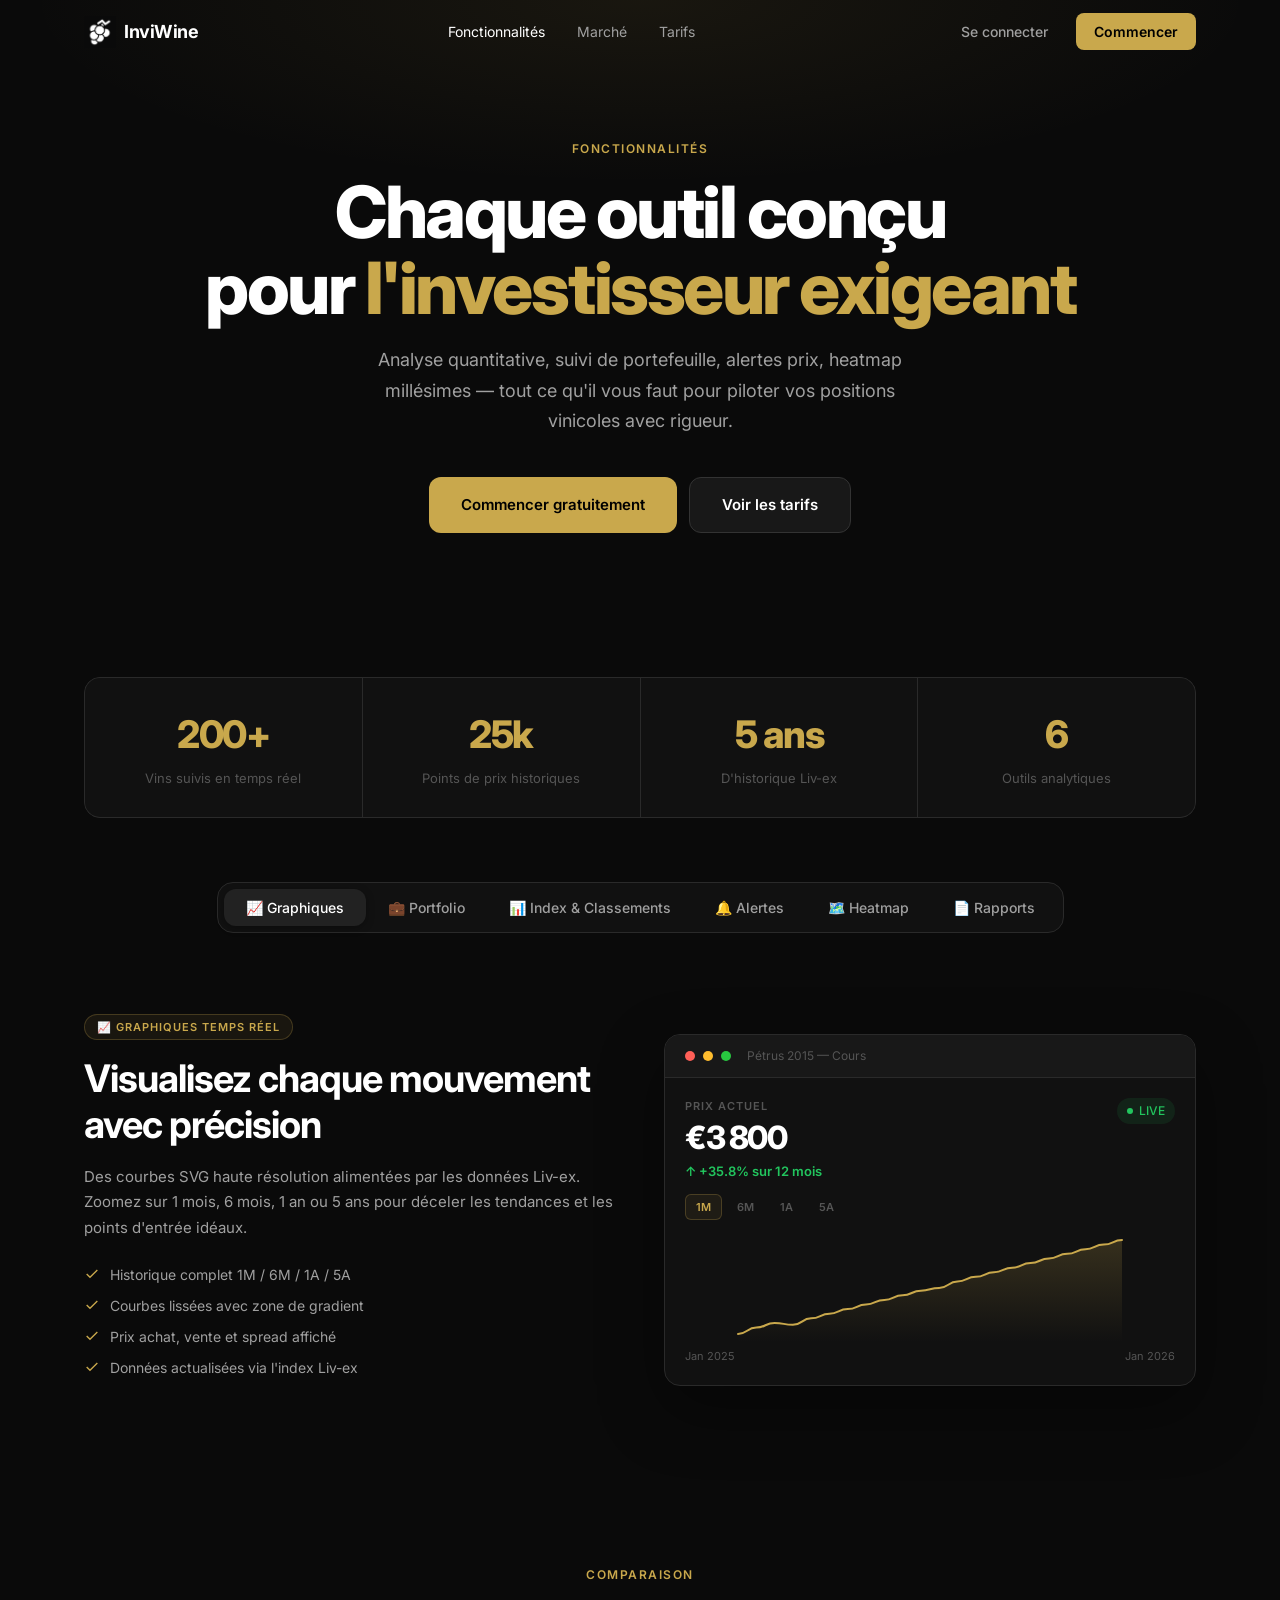
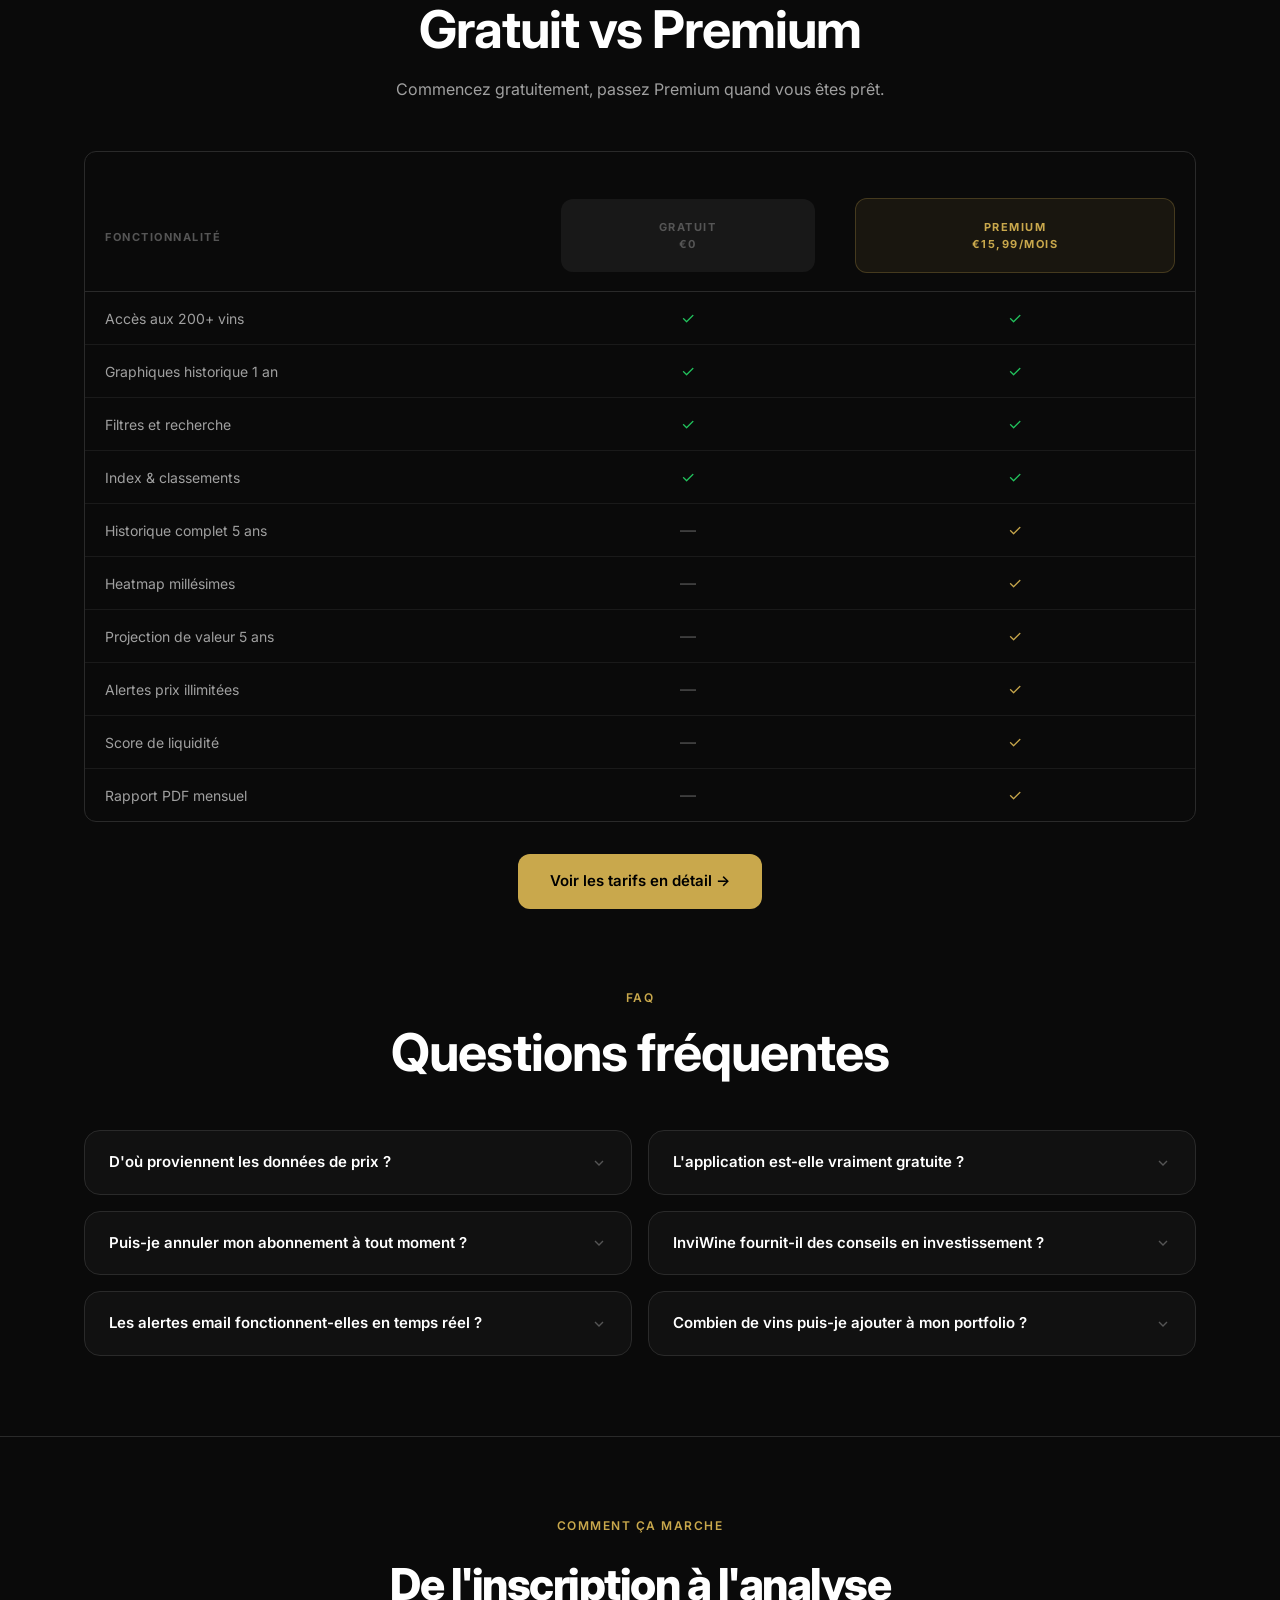
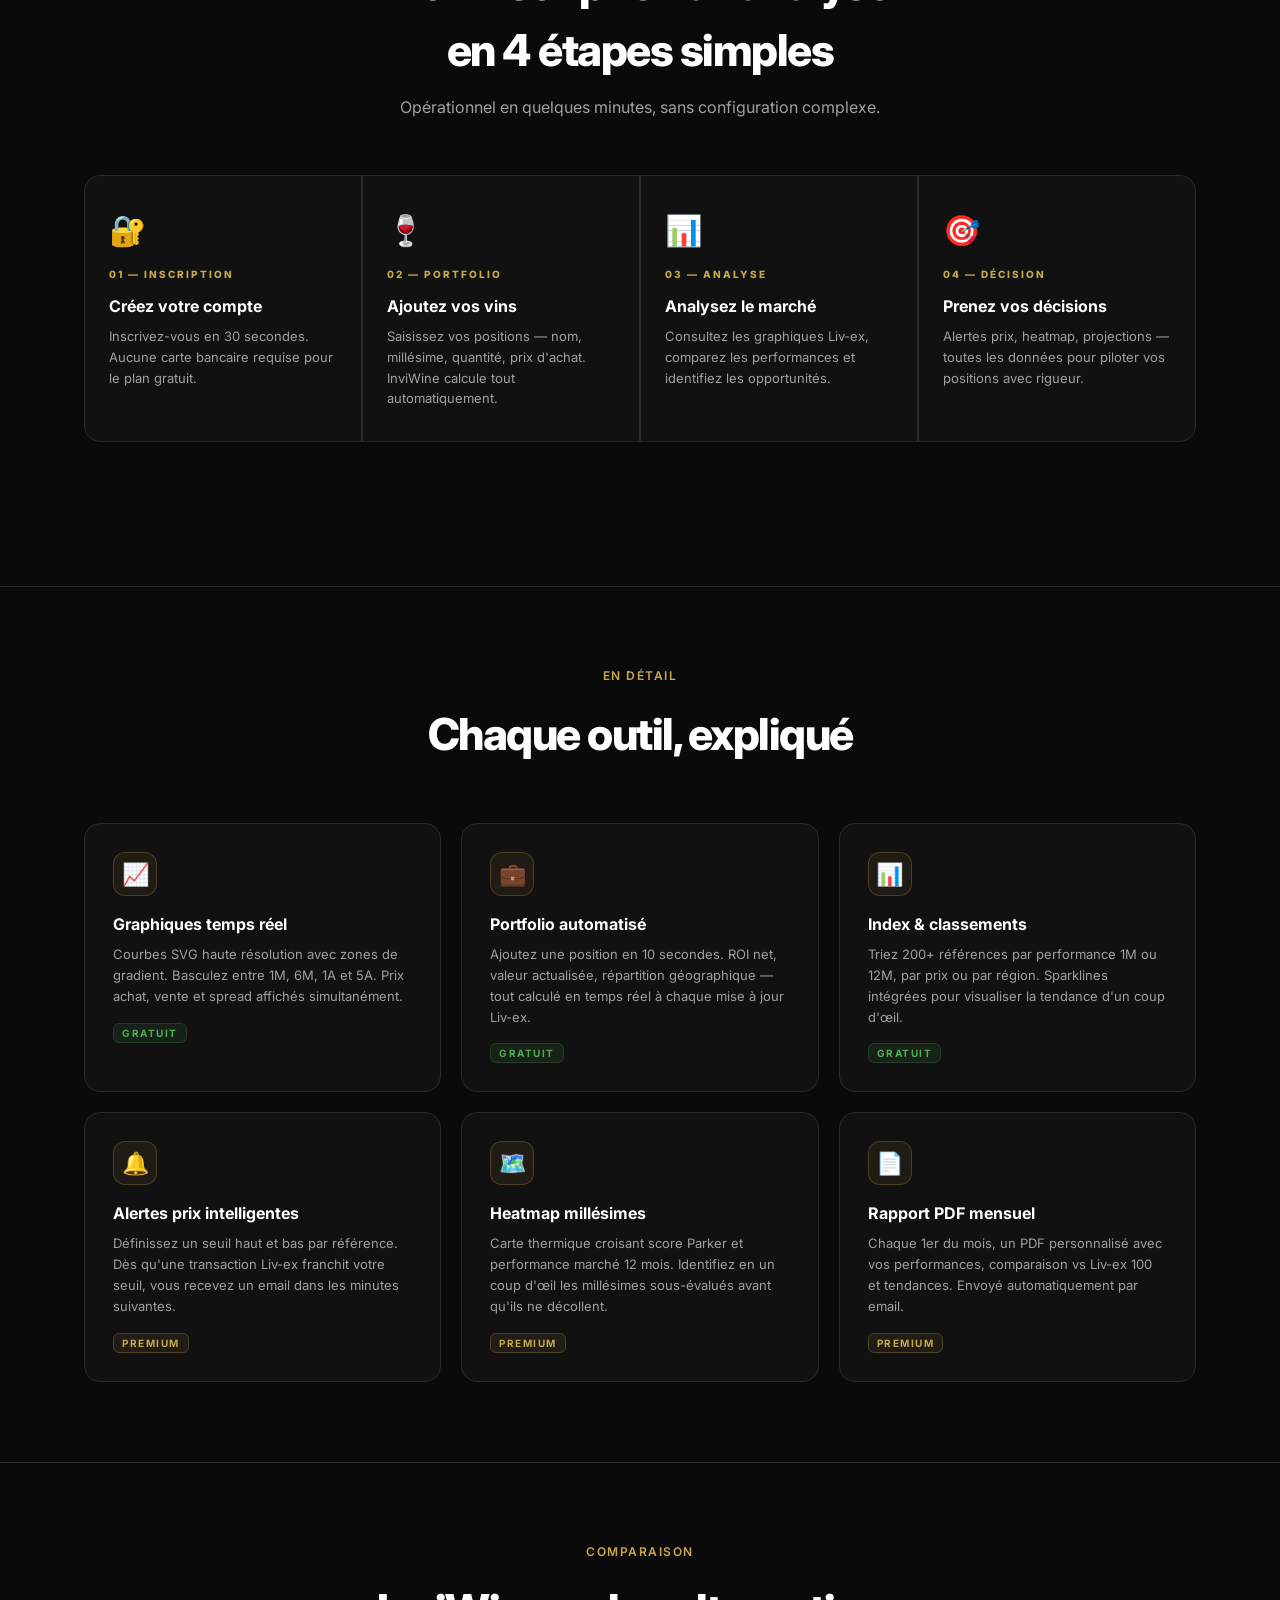
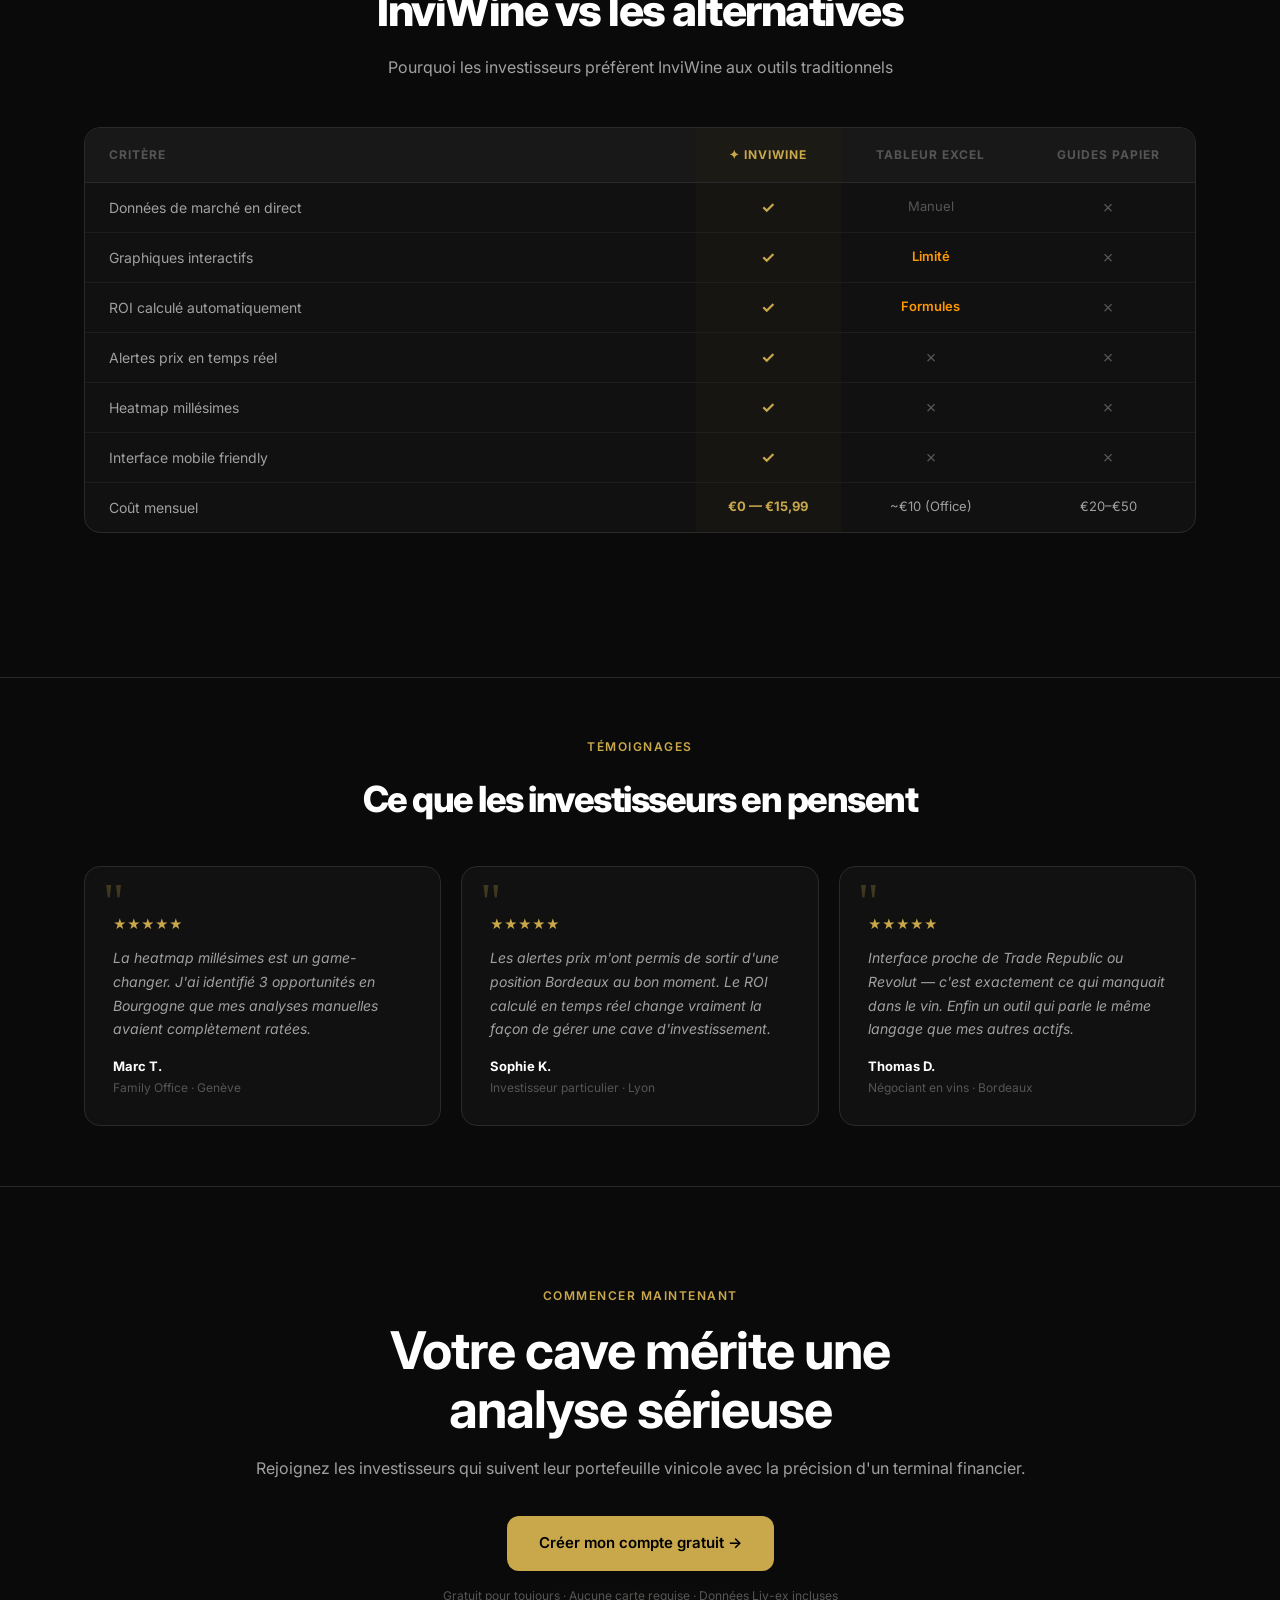
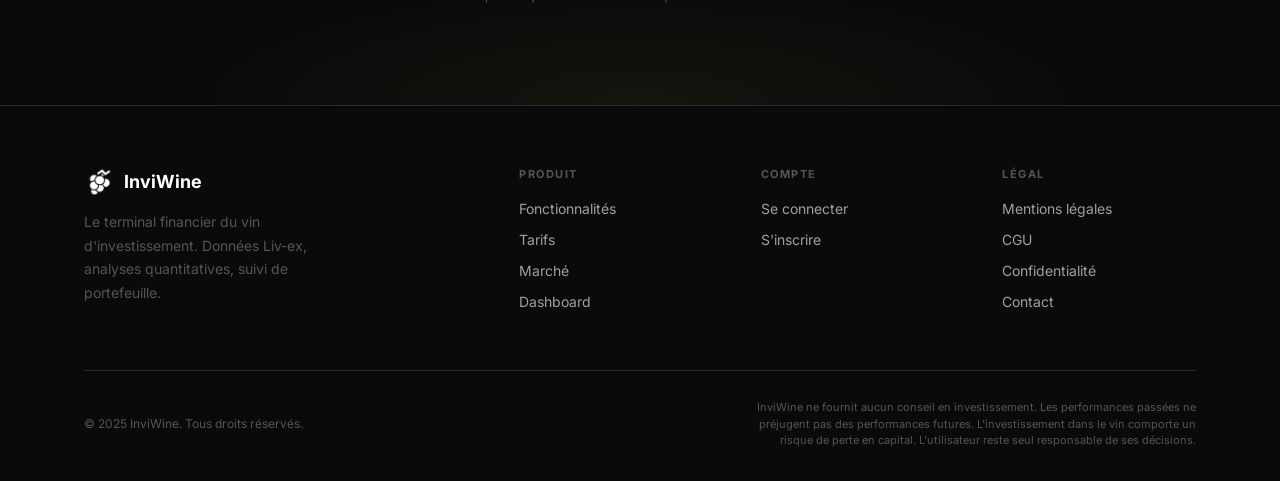
<file: fonctionnalites.html>
<!DOCTYPE html>
<html lang="fr">
<head>
<meta charset="UTF-8"/>
<meta name="viewport" content="width=device-width,initial-scale=1.0"/>
<title>Fonctionnalités — InviWine</title>
<link rel="stylesheet" href="css/style.css"/>
<link rel="icon" href="logo.png" type="image/png"/>
<style>
.feat-hero{padding:140px 0 80px;text-align:center;position:relative;overflow:hidden;}
.feat-hero-bg{position:absolute;inset:0;background:radial-gradient(ellipse 80% 50% at 50% 0%,rgba(201,168,76,0.08) 0%,transparent 60%);pointer-events:none;}
.feat-hero-title{font-size:clamp(40px,6vw,72px);font-weight:800;letter-spacing:-2.5px;line-height:1.05;margin-bottom:20px;}
.feat-hero-title span{color:var(--gold);}
.feat-hero-desc{font-size:18px;color:var(--text-2);line-height:1.7;max-width:560px;margin:0 auto 40px;}
.feat-tabs-nav{display:flex;gap:0;background:var(--bg-2);border:1px solid var(--border);border-radius:var(--radius-lg);padding:6px;width:fit-content;margin:0 auto 80px;flex-wrap:wrap;justify-content:center;}
.feat-tab-btn{font-size:14px;font-weight:500;padding:10px 22px;border-radius:var(--radius);color:var(--text-2);cursor:pointer;transition:all var(--transition);border:none;background:transparent;}
.feat-tab-btn.active{background:var(--bg-4);color:var(--text);box-shadow:0 2px 8px rgba(0,0,0,0.3);}
.feat-tab-btn:hover:not(.active){color:var(--text);}
.feat-panel{display:none;animation:panelIn .3s ease;}
.feat-panel.active{display:block;}
@keyframes panelIn{from{opacity:0;transform:translateY(12px);}to{opacity:1;transform:translateY(0);}}
.feat-showcase{display:grid;grid-template-columns:1fr 1fr;gap:48px;align-items:center;margin-bottom:80px;}
.feat-showcase.reverse{direction:rtl;}
.feat-showcase.reverse>*{direction:ltr;}
.feat-showcase-info .section-label{margin-bottom:12px;}
.feat-showcase-info h3{font-size:clamp(26px,3.5vw,38px);font-weight:700;letter-spacing:-1px;margin-bottom:16px;line-height:1.2;}
.feat-showcase-info p{font-size:15px;color:var(--text-2);line-height:1.7;margin-bottom:24px;}
.feat-list{display:flex;flex-direction:column;gap:10px;margin-bottom:28px;}
.feat-list-item{display:flex;align-items:flex-start;gap:10px;font-size:14px;color:var(--text-2);}
.feat-list-item svg{width:16px;height:16px;stroke:var(--gold);fill:none;stroke-width:2;flex-shrink:0;margin-top:2px;}
.feat-demo{background:var(--bg-2);border:1px solid var(--border);border-radius:var(--radius-lg);overflow:hidden;box-shadow:0 24px 64px rgba(0,0,0,0.4);}
.feat-demo-header{background:var(--bg-3);padding:12px 20px;display:flex;align-items:center;gap:8px;border-bottom:1px solid var(--border);}
.feat-demo-dot{width:10px;height:10px;border-radius:50%;}
.feat-demo-body{padding:20px;}
.feat-badge{display:inline-flex;align-items:center;gap:6px;font-size:11px;font-weight:600;letter-spacing:1px;color:var(--gold);background:var(--gold-subtle);border:1px solid var(--gold-border);padding:4px 12px;border-radius:20px;margin-bottom:16px;text-transform:uppercase;}
.compare-table{width:100%;border-collapse:collapse;margin-top:32px;}
.compare-table th{padding:14px 20px;text-align:left;font-size:11px;font-weight:700;letter-spacing:1.5px;text-transform:uppercase;color:var(--text-3);border-bottom:1px solid var(--border);}
.compare-table th.plan-col{text-align:center;}
.compare-table td{padding:14px 20px;font-size:14px;color:var(--text-2);border-bottom:1px solid rgba(42,42,42,0.5);}
.compare-table td.plan-col{text-align:center;}
.compare-table tr:last-child td{border-bottom:none;}
.check-gold{color:var(--gold);font-size:16px;}
.check-green{color:var(--green);font-size:16px;}
.cross{color:var(--text-3);font-size:16px;}
.plan-header{text-align:center;padding:20px;border-radius:var(--radius);background:var(--bg-3);margin-bottom:4px;}
.plan-header.featured-plan{background:var(--gold-subtle);border:1px solid var(--gold-border);}
.plan-name{font-size:11px;font-weight:700;letter-spacing:1.5px;text-transform:uppercase;color:var(--text-3);margin-bottom:4px;}
.plan-name.gold{color:var(--gold);}
.plan-price{font-size:28px;font-weight:800;letter-spacing:-1px;}
.faq-section{padding:80px 0;}
.faq-grid{display:grid;grid-template-columns:1fr 1fr;gap:16px;margin-top:48px;}
.faq-item{background:var(--bg-2);border:1px solid var(--border);border-radius:var(--radius-lg);overflow:hidden;}
.faq-q{padding:20px 24px;font-size:15px;font-weight:600;cursor:pointer;display:flex;justify-content:space-between;align-items:center;transition:color var(--transition);}
.faq-q:hover{color:var(--gold);}
.faq-q svg{width:16px;height:16px;stroke:var(--text-3);fill:none;stroke-width:2;transition:transform .2s;}
.faq-item.open .faq-q svg{transform:rotate(180deg);}
.faq-a{padding:0 24px;max-height:0;overflow:hidden;transition:max-height .3s ease,padding .3s ease;}
.faq-item.open .faq-a{max-height:200px;padding-bottom:20px;}
.faq-a p{font-size:14px;color:var(--text-2);line-height:1.7;}
.metrics-strip{display:grid;grid-template-columns:repeat(4,1fr);gap:1px;background:var(--border);border:1px solid var(--border);border-radius:var(--radius-lg);overflow:hidden;margin:64px 0;}
.metric-cell{background:var(--bg-2);padding:28px;text-align:center;}
.metric-num{font-size:38px;font-weight:800;letter-spacing:-1.5px;color:var(--gold);}
.metric-label{font-size:13px;color:var(--text-3);margin-top:6px;}
.feat-cta-section{padding:100px 0;text-align:center;background:radial-gradient(ellipse 60% 40% at 50% 100%,rgba(201,168,76,0.06) 0%,transparent 60%);border-top:1px solid var(--border);}
/* CHART DEMO */
.chart-demo-wrap{position:relative;padding:16px 0 8px;}
.chart-tabs{display:flex;gap:4px;margin-bottom:12px;}
.chart-tab{font-size:11px;font-weight:600;padding:4px 10px;border-radius:6px;cursor:pointer;color:var(--text-3);background:transparent;border:1px solid transparent;transition:all .15s;}
.chart-tab.active{background:var(--gold-subtle);color:var(--gold);border-color:var(--gold-border);}
/* HEATMAP DEMO */
.heatmap-grid{display:grid;grid-template-columns:repeat(6,1fr);gap:4px;margin-top:8px;}
.heatmap-cell{padding:8px 4px;border-radius:6px;text-align:center;font-size:11px;font-weight:600;cursor:pointer;transition:transform .15s;}
.heatmap-cell:hover{transform:scale(1.08);}
.heatmap-year{font-size:10px;color:var(--text-3);margin-top:2px;}
/* PORTFOLIO DEMO */
.port-row{display:flex;align-items:center;justify-content:space-between;padding:10px 0;border-bottom:1px solid rgba(42,42,42,0.4);}
.port-row:last-child{border-bottom:none;}
.port-bar{height:4px;border-radius:2px;background:var(--gold);opacity:.7;margin-top:4px;}
/* ALERT DEMO */
.alert-item{display:flex;align-items:center;gap:12px;padding:10px 14px;background:var(--bg-3);border-radius:var(--radius-sm);border:1px solid var(--border);margin-bottom:6px;}
.alert-dot{width:8px;height:8px;border-radius:50%;flex-shrink:0;}
.alert-triggered{border-color:rgba(201,168,76,0.3);background:rgba(201,168,76,0.06);}
@media(max-width:900px){
  .feat-showcase{grid-template-columns:1fr;}
  .feat-showcase.reverse{direction:ltr;}
  .faq-grid{grid-template-columns:1fr;}
  .metrics-strip{grid-template-columns:1fr 1fr;}
  .compare-table{font-size:13px;}
}
@media(max-width:600px){
  .feat-tabs-nav{gap:2px;}
  .feat-tab-btn{padding:8px 14px;font-size:13px;}
}

/* FOOTER */
footer { border-top: 1px solid var(--border); padding: 60px 0 32px; }
.footer-grid { display: grid; grid-template-columns: 2fr 1fr 1fr 1fr; gap: 48px; margin-bottom: 48px; }
.footer-brand-name { font-size: 18px; font-weight: 700; margin-bottom: 12px; display: flex; align-items: center; gap: 8px; }
.footer-brand-name .nav-logo-dot { display: inline-block; }
.footer-brand-desc { font-size: 14px; color: var(--text-3); line-height: 1.7; max-width: 240px; }
.footer-col h4 { font-size: 11px; font-weight: 700; letter-spacing: 1.5px; text-transform: uppercase; color: var(--text-3); margin-bottom: 16px; }
.footer-col a { display: block; font-size: 14px; color: var(--text-2); margin-bottom: 10px; transition: color var(--transition); }
.footer-col a:hover { color: var(--text); }
.footer-bottom { display: flex; justify-content: space-between; align-items: center; padding-top: 28px; border-top: 1px solid var(--border); }
.footer-copy { font-size: 12px; color: var(--text-3); }
.footer-disclaimer { font-size: 11px; color: var(--text-3); max-width: 440px; text-align: right; line-height: 1.5; }
@media (max-width: 900px) { .footer-grid { grid-template-columns: 1fr 1fr; } }
</style>
</head>
<body>
<!-- NAV -->
<nav class="nav" id="nav">
<div class="nav-inner">
<a href="/" class="nav-logo"><span class="nav-logo-dot"></span>InviWine</a>
<div class="nav-links">
<a href="fonctionnalites.html" style="color:var(--text)">Fonctionnalités</a>
<a href="marche.html">Marché</a>
<a href="tarifs.html">Tarifs</a>
</div>
<div class="nav-actions">
<a href="login.html" class="nav-signin">Se connecter</a>
<a href="signup.html" class="nav-signup">Commencer</a>
</div>
</div>
</nav>

<!-- HERO -->
<section class="feat-hero">
<div class="feat-hero-bg"></div>
<div class="container">
<p class="section-label reveal">Fonctionnalités</p>
<h1 class="feat-hero-title reveal reveal-d1">Chaque outil conçu<br>pour <span>l'investisseur exigeant</span></h1>
<p class="feat-hero-desc reveal reveal-d2">Analyse quantitative, suivi de portefeuille, alertes prix, heatmap millésimes — tout ce qu'il vous faut pour piloter vos positions vinicoles avec rigueur.</p>
<div class="reveal reveal-d3" style="display:flex;gap:12px;justify-content:center;flex-wrap:wrap;">
<a href="signup.html" class="btn btn-primary btn-lg">Commencer gratuitement</a>
<a href="tarifs.html" class="btn btn-secondary btn-lg">Voir les tarifs</a>
</div>
</div>
</section>

<!-- METRICS STRIP -->
<div class="container">
<div class="metrics-strip reveal">
<div class="metric-cell"><div class="metric-num">200+</div><div class="metric-label">Vins suivis en temps réel</div></div>
<div class="metric-cell"><div class="metric-num">25k</div><div class="metric-label">Points de prix historiques</div></div>
<div class="metric-cell"><div class="metric-num">5 ans</div><div class="metric-label">D'historique Liv-ex</div></div>
<div class="metric-cell"><div class="metric-num">6</div><div class="metric-label">Outils analytiques</div></div>
</div>
</div>

<!-- TABS NAV -->
<div class="container">
<div class="feat-tabs-nav">
<button class="feat-tab-btn active" onclick="switchTab('charts',this)">📈 Graphiques</button>
<button class="feat-tab-btn" onclick="switchTab('portfolio',this)">💼 Portfolio</button>
<button class="feat-tab-btn" onclick="switchTab('index',this)">📊 Index & Classements</button>
<button class="feat-tab-btn" onclick="switchTab('alerts',this)">🔔 Alertes</button>
<button class="feat-tab-btn" onclick="switchTab('heatmap',this)">🗺️ Heatmap</button>
<button class="feat-tab-btn" onclick="switchTab('reports',this)">📄 Rapports</button>
</div>
</div>
<!-- TAB PANELS -->
<div class="container" style="padding-bottom:80px;">

<!-- PANEL: GRAPHIQUES -->
<div class="feat-panel active" id="panel-charts">
<div class="feat-showcase">
<div class="feat-showcase-info reveal">
<div class="feat-badge">📈 Graphiques temps réel</div>
<h3>Visualisez chaque mouvement<br>avec précision</h3>
<p>Des courbes SVG haute résolution alimentées par les données Liv-ex. Zoomez sur 1 mois, 6 mois, 1 an ou 5 ans pour déceler les tendances et les points d'entrée idéaux.</p>
<div class="feat-list">
<div class="feat-list-item"><svg viewBox="0 0 24 24"><polyline points="20,6 9,17 4,12"/></svg>Historique complet 1M / 6M / 1A / 5A</div>
<div class="feat-list-item"><svg viewBox="0 0 24 24"><polyline points="20,6 9,17 4,12"/></svg>Courbes lissées avec zone de gradient</div>
<div class="feat-list-item"><svg viewBox="0 0 24 24"><polyline points="20,6 9,17 4,12"/></svg>Prix achat, vente et spread affiché</div>
<div class="feat-list-item"><svg viewBox="0 0 24 24"><polyline points="20,6 9,17 4,12"/></svg>Données actualisées via l'index Liv-ex</div>
</div>
</div>
<div class="feat-demo reveal reveal-d1">
<div class="feat-demo-header">
<div class="feat-demo-dot" style="background:#ff5f57"></div>
<div class="feat-demo-dot" style="background:#ffbd2e"></div>
<div class="feat-demo-dot" style="background:#28c840"></div>
<span style="font-size:12px;color:var(--text-3);margin-left:8px;">Pétrus 2015 — Cours</span>
</div>
<div class="feat-demo-body">
<div style="display:flex;justify-content:space-between;align-items:flex-start;margin-bottom:12px;">
<div>
<div style="font-size:11px;font-weight:600;letter-spacing:1px;color:var(--text-3);text-transform:uppercase;">Prix actuel</div>
<div style="font-size:32px;font-weight:800;letter-spacing:-1.5px;">€3 800</div>
<div style="font-size:13px;font-weight:600;color:var(--green);">↑ +35.8% sur 12 mois</div>
</div>
<span class="badge badge-green live-pill">LIVE</span>
</div>
<div class="chart-tabs">
<span class="chart-tab active" onclick="switchChart(this,'1M')">1M</span>
<span class="chart-tab" onclick="switchChart(this,'6M')">6M</span>
<span class="chart-tab" onclick="switchChart(this,'1A')">1A</span>
<span class="chart-tab" onclick="switchChart(this,'5A')">5A</span>
</div>
<svg id="demoChart" width="100%" height="110" viewBox="0 0 400 110" style="overflow:visible;display:block;"></svg>
<div style="display:flex;justify-content:space-between;font-size:11px;color:var(--text-3);margin-top:6px;">
<span id="chartDateStart">Jan 2025</span>
<span id="chartDateEnd">Jan 2026</span>
</div>
</div>
</div>
</div>
</div>

<!-- PANEL: PORTFOLIO -->
<div class="feat-panel" id="panel-portfolio">
<div class="feat-showcase reverse">
<div class="feat-showcase-info reveal">
<div class="feat-badge">💼 Portfolio automatisé</div>
<h3>Votre cave vue comme<br>un portefeuille financier</h3>
<p>Ajoutez vos positions, InviWine calcule en temps réel la valeur totale, le ROI par bouteille et la répartition géographique de votre cave. Le tout dans une interface pensée pour les investisseurs.</p>
<div class="feat-list">
<div class="feat-list-item"><svg viewBox="0 0 24 24"><polyline points="20,6 9,17 4,12"/></svg>ROI calculé automatiquement par position</div>
<div class="feat-list-item"><svg viewBox="0 0 24 24"><polyline points="20,6 9,17 4,12"/></svg>Valeur totale actualisée en continu</div>
<div class="feat-list-item"><svg viewBox="0 0 24 24"><polyline points="20,6 9,17 4,12"/></svg>Répartition par région et millésime</div>
<div class="feat-list-item"><svg viewBox="0 0 24 24"><polyline points="20,6 9,17 4,12"/></svg>Projection de valeur sur 5 ans (Premium)</div>
</div>
</div>
<div class="feat-demo reveal reveal-d1">
<div class="feat-demo-header">
<div class="feat-demo-dot" style="background:#ff5f57"></div>
<div class="feat-demo-dot" style="background:#ffbd2e"></div>
<div class="feat-demo-dot" style="background:#28c840"></div>
<span style="font-size:12px;color:var(--text-3);margin-left:8px;">Mon Portfolio</span>
</div>
<div class="feat-demo-body">
<div style="margin-bottom:16px;">
<div style="font-size:11px;color:var(--text-3);text-transform:uppercase;letter-spacing:1px;margin-bottom:4px;">Valeur totale</div>
<div style="font-size:36px;font-weight:800;letter-spacing:-1.5px;">€247 840</div>
<div style="font-size:13px;color:var(--green);font-weight:600;">↑ +18.4% depuis l'achat</div>
</div>
<div class="port-row"><div><div style="font-size:13px;font-weight:600;">🍷 Pétrus 2015</div><div style="font-size:11px;color:var(--text-3);">12 bouteilles · Bordeaux</div><div class="port-bar" style="width:70%"></div></div><div style="text-align:right"><div style="font-size:13px;font-weight:600;">€45 600</div><div style="font-size:12px;color:var(--green);">+35.8%</div></div></div><div class="port-row"><div><div style="font-size:13px;font-weight:600;">🍷 Romanée-Conti 2019</div><div style="font-size:11px;color:var(--text-3);">3 bouteilles · Bourgogne</div><div class="port-bar" style="width:100%;background:#8E44AD"></div></div><div style="text-align:right"><div style="font-size:13px;font-weight:600;">€54 000</div><div style="font-size:12px;color:var(--green);">+45.2%</div></div></div><div class="port-row"><div><div style="font-size:13px;font-weight:600;">🥂 Krug Clos du Mesnil</div><div style="font-size:11px;color:var(--text-3);">6 bouteilles · Champagne</div><div class="port-bar" style="width:45%;background:#F39C12"></div></div><div style="text-align:right"><div style="font-size:13px;font-weight:600;">€7 200</div><div style="font-size:12px;color:var(--green);">+28.4%</div></div></div></div></div></div></div>
<div class="feat-panel" id="panel-index"><div class="feat-showcase"><div class="feat-showcase-info reveal"><div class="feat-badge">📊 Index & Classements</div><h3>Triez 200+ références<br>en un coup d'œil</h3><p>Filtrez par région, millésime, performance 1 mois ou 12 mois. Repérez en quelques secondes les vins qui surperforment ou sous-performent le marché.</p><div class="feat-list"><div class="feat-list-item"><svg viewBox="0 0 24 24"><polyline points="20,6 9,17 4,12"/></svg>Tri multi-critères : prix, perf, région</div><div class="feat-list-item"><svg viewBox="0 0 24 24"><polyline points="20,6 9,17 4,12"/></svg>Filtres rapides Bordeaux, Bourgogne, Napa...</div><div class="feat-list-item"><svg viewBox="0 0 24 24"><polyline points="20,6 9,17 4,12"/></svg>Sparklines intégrées pour la tendance</div><div class="feat-list-item"><svg viewBox="0 0 24 24"><polyline points="20,6 9,17 4,12"/></svg>Score de liquidité par référence (Premium)</div></div></div><div class="feat-demo reveal reveal-d1"><div class="feat-demo-header"><div class="feat-demo-dot" style="background:#ff5f57"></div><div class="feat-demo-dot" style="background:#ffbd2e"></div><div class="feat-demo-dot" style="background:#28c840"></div><span style="font-size:12px;color:var(--text-3);margin-left:8px;">Index — Top performers</span></div><div class="feat-demo-body"><div class="table-wrap" style="border:none;"><table class="data-table" style="font-size:13px;"><thead><tr><th>VIN</th><th>PRIX</th><th>12M</th></tr></thead><tbody><tr><td><div style="font-weight:600;">🍷 Musigny 2018</div><div style="font-size:11px;color:var(--text-3);">Leroy · Bourgogne</div></td><td style="text-align:right;font-weight:600;">€8 500</td><td style="text-align:right;"><span class="up" style="font-weight:700;">+52.3%</span></td></tr><tr><td><div style="font-weight:600;">🍷 Romanée-Conti 2019</div><div style="font-size:11px;color:var(--text-3);">DRC · Bourgogne</div></td><td style="text-align:right;font-weight:600;">€18 000</td><td style="text-align:right;"><span class="up" style="font-weight:700;">+45.2%</span></td></tr><tr><td><div style="font-weight:600;">🍷 Screaming Eagle 2018</div><div style="font-size:11px;color:var(--text-3);">Napa Valley</div></td><td style="text-align:right;font-weight:600;">€3 800</td><td style="text-align:right;"><span class="up" style="font-weight:700;">+42.5%</span></td></tr><tr><td><div style="font-weight:600;">🍷 La Tâche 2018</div><div style="font-size:11px;color:var(--text-3);">DRC · Bourgogne</div></td><td style="text-align:right;font-weight:600;">€4 200</td><td style="text-align:right;"><span class="up" style="font-weight:700;">+38.5%</span></td></tr></tbody></table></div></div></div></div></div>
<div class="feat-panel" id="panel-alerts"><div class="feat-showcase reverse"><div class="feat-showcase-info reveal"><div class="feat-badge">🔔 Alertes Prix</div><h3>Ne manquez plus<br>aucun mouvement</h3><p>Définissez des seuils de prix par référence et recevez des notifications email dès qu'un seuil est franchi — à la hausse comme à la baisse.</p><div class="feat-list"><div class="feat-list-item"><svg viewBox="0 0 24 24"><polyline points="20,6 9,17 4,12"/></svg>Alertes à la hausse et à la baisse</div><div class="feat-list-item"><svg viewBox="0 0 24 24"><polyline points="20,6 9,17 4,12"/></svg>Notifications email instantanées</div><div class="feat-list-item"><svg viewBox="0 0 24 24"><polyline points="20,6 9,17 4,12"/></svg>Alertes illimitées en version Premium</div><div class="feat-list-item"><svg viewBox="0 0 24 24"><polyline points="20,6 9,17 4,12"/></svg>Historique des déclenchements</div></div></div><div class="feat-demo reveal reveal-d1"><div class="feat-demo-header"><div class="feat-demo-dot" style="background:#ff5f57"></div><div class="feat-demo-dot" style="background:#ffbd2e"></div><div class="feat-demo-dot" style="background:#28c840"></div><span style="font-size:12px;color:var(--text-3);margin-left:8px;">Mes Alertes Actives</span></div><div class="feat-demo-body"><div class="alert-item alert-triggered"><div class="alert-dot" style="background:var(--gold)"></div><div style="flex:1"><div style="font-size:13px;font-weight:600;">🍷 Pétrus 2015</div><div style="font-size:12px;color:var(--text-3);">Seuil haut : €4 000</div></div><span class="badge badge-gold">⚡ Déclenché</span></div><div class="alert-item"><div class="alert-dot" style="background:var(--green)"></div><div style="flex:1"><div style="font-size:13px;font-weight:600;">🍷 Romanée-Conti 2019</div><div style="font-size:12px;color:var(--text-3);">Seuil bas : €15 000</div></div><span class="badge badge-neutral">Actif</span></div><div class="alert-item"><div class="alert-dot" style="background:var(--green)"></div><div style="flex:1"><div style="font-size:13px;font-weight:600;">🥂 Krug Clos du Mesnil</div><div style="font-size:12px;color:var(--text-3);">Seuil haut : €1 300</div></div><span class="badge badge-neutral">Actif</span></div><div style="margin-top:16px;padding:12px;background:var(--bg-3);border-radius:var(--radius-sm);border:1px solid var(--border);"><div style="font-size:12px;color:var(--text-3);margin-bottom:8px;text-transform:uppercase;letter-spacing:1px;font-weight:600;">Ajouter une alerte</div><div style="display:flex;gap:8px;"><input type="text" placeholder="Rechercher un vin..." style="flex:1;background:var(--bg-4);border:1px solid var(--border-2);border-radius:6px;padding:8px 10px;font-size:13px;color:var(--text);outline:none;"/><button class="btn btn-primary" style="padding:8px 14px;font-size:12px;">+</button></div></div></div></div></div></div>
<div class="feat-panel" id="panel-heatmap"><div class="feat-showcase"><div class="feat-showcase-info reveal"><div class="feat-badge">🗺️ Heatmap Millésimes</div><h3>Identifiez les millésimes<br>sous-évalués</h3><p>Carte thermique interactive croisant qualité Parker et performance marché. Repérez d'un coup d'œil les millésimes qui offrent encore du potentiel de hausse.</p><div class="feat-list"><div class="feat-list-item"><svg viewBox="0 0 24 24"><polyline points="20,6 9,17 4,12"/></svg>Croisement qualité × performance</div><div class="feat-list-item"><svg viewBox="0 0 24 24"><polyline points="20,6 9,17 4,12"/></svg>Filtrage par domaine ou région</div><div class="feat-list-item"><svg viewBox="0 0 24 24"><polyline points="20,6 9,17 4,12"/></svg>Score de sous-évaluation calculé</div><div class="feat-list-item"><svg viewBox="0 0 24 24"><polyline points="20,6 9,17 4,12"/></svg>Disponible en version Premium</div></div></div><div class="feat-demo reveal reveal-d1"><div class="feat-demo-header"><div class="feat-demo-dot" style="background:#ff5f57"></div><div class="feat-demo-dot" style="background:#ffbd2e"></div><div class="feat-demo-dot" style="background:#28c840"></div><span style="font-size:12px;color:var(--text-3);margin-left:8px;">Heatmap — Pétrus 2010-2021</span></div><div class="feat-demo-body"><div style="font-size:11px;color:var(--text-3);margin-bottom:8px;text-transform:uppercase;letter-spacing:1px;">Performance 12 mois par millésime</div><div class="heatmap-grid" id="heatmapDemo"></div><div style="display:flex;align-items:center;gap:8px;margin-top:12px;font-size:11px;color:var(--text-3);"><div style="width:12px;height:12px;border-radius:2px;background:#1a3a1a;"></div> Faible<div style="width:12px;height:12px;border-radius:2px;background:#2d7a2d;margin-left:8px;"></div> Moyen<div style="width:12px;height:12px;border-radius:2px;background:var(--gold);margin-left:8px;"></div> Élevé</div></div></div></div></div>
<div class="feat-panel" id="panel-reports"><div class="feat-showcase reverse"><div class="feat-showcase-info reveal"><div class="feat-badge">📄 Rapport PDF Mensuel</div><h3>Votre bilan mensuel<br>automatisé</h3><p>Chaque mois, InviWine génère un rapport PDF personnalisé avec l'évolution de votre portefeuille, les performances par position et les tendances du marché.</p><div class="feat-list"><div class="feat-list-item"><svg viewBox="0 0 24 24"><polyline points="20,6 9,17 4,12"/></svg>Performances détaillées par position</div><div class="feat-list-item"><svg viewBox="0 0 24 24"><polyline points="20,6 9,17 4,12"/></svg>Comparaison avec l'indice Liv-ex 100</div><div class="feat-list-item"><svg viewBox="0 0 24 24"><polyline points="20,6 9,17 4,12"/></svg>Graphiques et tableaux intégrés</div><div class="feat-list-item"><svg viewBox="0 0 24 24"><polyline points="20,6 9,17 4,12"/></svg>Envoi automatique par email (Premium)</div></div></div><div class="feat-demo reveal reveal-d1"><div class="feat-demo-header"><div class="feat-demo-dot" style="background:#ff5f57"></div><div class="feat-demo-dot" style="background:#ffbd2e"></div><div class="feat-demo-dot" style="background:#28c840"></div><span style="font-size:12px;color:var(--text-3);margin-left:8px;">Rapport Mensuel — Décembre 2025</span></div><div class="feat-demo-body"><div style="display:flex;align-items:center;gap:16px;padding:16px;background:var(--bg-3);border-radius:var(--radius);border:1px solid var(--border);margin-bottom:12px;"><div style="width:44px;height:56px;background:linear-gradient(135deg,var(--bg-4),var(--bg-3));border:1px solid var(--border-2);border-radius:4px;display:flex;align-items:center;justify-content:center;font-size:20px;flex-shrink:0;">📄</div><div><div style="font-size:14px;font-weight:600;">Rapport_Décembre_2025.pdf</div><div style="font-size:12px;color:var(--text-3);margin-top:2px;">Généré le 1 jan 2026 · 8 pages</div><div style="font-size:12px;color:var(--gold);margin-top:4px;">↑ +14.2% ce mois · Outperform Liv-ex +6.1%</div></div></div><div style="display:grid;grid-template-columns:1fr 1fr;gap:8px;"><div style="padding:10px;background:var(--bg-3);border-radius:var(--radius-sm);border:1px solid var(--border);"><div style="font-size:11px;color:var(--text-3);text-transform:uppercase;letter-spacing:.5px;">Gain mensuel</div><div style="font-size:20px;font-weight:700;color:var(--green);">+€34 720</div></div><div style="padding:10px;background:var(--bg-3);border-radius:var(--radius-sm);border:1px solid var(--border);"><div style="font-size:11px;color:var(--text-3);text-transform:uppercase;letter-spacing:.5px;">Meilleure perf.</div><div style="font-size:14px;font-weight:600;">Musigny 2018</div><div style="font-size:12px;color:var(--green);">+52.3% / an</div></div></div></div></div></div></div>
</div>
<section class="compare-section"><div class="container"><div style="text-align:center;margin-bottom:48px;"><p class="section-label reveal">Comparaison</p><h2 class="section-title reveal">Gratuit vs Premium</h2><p class="section-desc reveal" style="margin:0 auto;">Commencez gratuitement, passez Premium quand vous êtes prêt.</p></div><div class="table-wrap reveal"><table class="compare-table"><thead><tr><th>Fonctionnalité</th><th class="plan-col"><div class="plan-header"><div class="plan-name-lbl">Gratuit</div><div class="plan-price-lbl">€0</div></div></th><th class="plan-col"><div class="plan-header featured-plan"><div class="plan-name-lbl gold" style="color:var(--gold);">Premium</div><div class="plan-price-lbl gold" style="color:var(--gold);">€15,99/mois</div></div></th></tr></thead><tbody><tr><td>Accès aux 200+ vins</td><td class="plan-col"><span class="check-green">✓</span></td><td class="plan-col"><span class="check-green">✓</span></td></tr><tr><td>Graphiques historique 1 an</td><td class="plan-col"><span class="check-green">✓</span></td><td class="plan-col"><span class="check-green">✓</span></td></tr><tr><td>Filtres et recherche</td><td class="plan-col"><span class="check-green">✓</span></td><td class="plan-col"><span class="check-green">✓</span></td></tr><tr><td>Index & classements</td><td class="plan-col"><span class="check-green">✓</span></td><td class="plan-col"><span class="check-green">✓</span></td></tr><tr><td>Historique complet 5 ans</td><td class="plan-col"><span class="cross">—</span></td><td class="plan-col"><span class="check-gold">✓</span></td></tr><tr><td>Heatmap millésimes</td><td class="plan-col"><span class="cross">—</span></td><td class="plan-col"><span class="check-gold">✓</span></td></tr><tr><td>Projection de valeur 5 ans</td><td class="plan-col"><span class="cross">—</span></td><td class="plan-col"><span class="check-gold">✓</span></td></tr><tr><td>Alertes prix illimitées</td><td class="plan-col"><span class="cross">—</span></td><td class="plan-col"><span class="check-gold">✓</span></td></tr><tr><td>Score de liquidité</td><td class="plan-col"><span class="cross">—</span></td><td class="plan-col"><span class="check-gold">✓</span></td></tr><tr><td>Rapport PDF mensuel</td><td class="plan-col"><span class="cross">—</span></td><td class="plan-col"><span class="check-gold">✓</span></td></tr></tbody></table></div><div style="text-align:center;margin-top:32px;" class="reveal"><a href="tarifs.html" class="btn btn-primary btn-lg">Voir les tarifs en détail →</a></div></div></section>
<section class="faq-section"><div class="container"><div style="text-align:center;"><p class="section-label reveal">FAQ</p><h2 class="section-title reveal">Questions fréquentes</h2></div><div class="faq-grid"><div class="faq-item reveal" onclick="toggleFaq(this)"><div class="faq-q">D'où proviennent les données de prix ?<svg viewBox="0 0 24 24"><polyline points="6,9 12,15 18,9"/></svg></div><div class="faq-a"><p>Toutes les données de prix proviennent de Liv-ex, la bourse de référence mondiale pour le vin d'investissement. Les cours sont mis à jour régulièrement pour refléter les transactions réelles sur le marché secondaire.</p></div></div><div class="faq-item reveal reveal-d1" onclick="toggleFaq(this)"><div class="faq-q">L'application est-elle vraiment gratuite ?<svg viewBox="0 0 24 24"><polyline points="6,9 12,15 18,9"/></svg></div><div class="faq-a"><p>Oui, le plan gratuit donne accès à l'ensemble des 200+ références, aux graphiques historique 1 an et aux outils de filtrage. Les fonctionnalités avancées (heatmap, alertes illimitées, rapport PDF) sont réservées au plan Premium à €15,99/mois.</p></div></div><div class="faq-item reveal" onclick="toggleFaq(this)"><div class="faq-q">Puis-je annuler mon abonnement à tout moment ?<svg viewBox="0 0 24 24"><polyline points="6,9 12,15 18,9"/></svg></div><div class="faq-a"><p>Oui, sans engagement et sans frais. Vous pouvez annuler depuis votre espace compte à tout moment. Votre accès Premium reste actif jusqu'à la fin de la période payée.</p></div></div><div class="faq-item reveal reveal-d1" onclick="toggleFaq(this)"><div class="faq-q">InviWine fournit-il des conseils en investissement ?<svg viewBox="0 0 24 24"><polyline points="6,9 12,15 18,9"/></svg></div><div class="faq-a"><p>Non. InviWine est un outil d'analyse et de suivi. Toutes les données et analyses sont fournies à titre purement informatif. Nous ne fournissons aucun conseil en investissement ni recommandation personnalisée.</p></div></div><div class="faq-item reveal" onclick="toggleFaq(this)"><div class="faq-q">Les alertes email fonctionnent-elles en temps réel ?<svg viewBox="0 0 24 24"><polyline points="6,9 12,15 18,9"/></svg></div><div class="faq-a"><p>Les alertes sont déclenchées dès que le prix d'une référence franchit le seuil que vous avez défini, généralement dans les minutes suivant la mise à jour des données Liv-ex.</p></div></div><div class="faq-item reveal reveal-d1" onclick="toggleFaq(this)"><div class="faq-q">Combien de vins puis-je ajouter à mon portfolio ?<svg viewBox="0 0 24 24"><polyline points="6,9 12,15 18,9"/></svg></div><div class="faq-a"><p>Il n'y a pas de limite au nombre de positions que vous pouvez ajouter à votre portefeuille, que ce soit en version gratuite ou Premium. Vous pouvez gérer l'intégralité de votre cave.</p></div></div></div></div></section>

<!-- ===== HOW IT WORKS ===== -->
<section style="padding:80px 0;border-top:1px solid var(--border)">
  <div class="container">
    <div style="text-align:center;margin-bottom:56px" class="reveal">
      <p class="section-label">COMMENT ÇA MARCHE</p>
      <h2 style="font-size:clamp(28px,4vw,44px);font-weight:800;letter-spacing:-1.5px;margin-bottom:12px">De l'inscription à l'analyse<br>en 4 étapes simples</h2>
      <p style="font-size:16px;color:var(--text-2);max-width:480px;margin:0 auto">Opérationnel en quelques minutes, sans configuration complexe.</p>
    </div>
    <div style="display:grid;grid-template-columns:repeat(4,1fr);gap:2px;background:var(--border);border:1px solid var(--border);border-radius:var(--radius-lg);overflow:hidden;margin-bottom:64px" class="reveal">
      <div style="background:var(--bg-2);padding:32px 24px">
        <div style="font-size:30px;margin-bottom:14px">🔐</div>
        <div style="font-size:10px;font-weight:800;letter-spacing:2px;color:var(--gold);margin-bottom:12px">01 — INSCRIPTION</div>
        <h4 style="font-size:16px;font-weight:700;margin-bottom:8px">Créez votre compte</h4>
        <p style="font-size:13px;color:var(--text-2);line-height:1.6">Inscrivez-vous en 30 secondes. Aucune carte bancaire requise pour le plan gratuit.</p>
      </div>
      <div style="background:var(--bg-2);padding:32px 24px">
        <div style="font-size:30px;margin-bottom:14px">🍷</div>
        <div style="font-size:10px;font-weight:800;letter-spacing:2px;color:var(--gold);margin-bottom:12px">02 — PORTFOLIO</div>
        <h4 style="font-size:16px;font-weight:700;margin-bottom:8px">Ajoutez vos vins</h4>
        <p style="font-size:13px;color:var(--text-2);line-height:1.6">Saisissez vos positions — nom, millésime, quantité, prix d'achat. InviWine calcule tout automatiquement.</p>
      </div>
      <div style="background:var(--bg-2);padding:32px 24px">
        <div style="font-size:30px;margin-bottom:14px">📊</div>
        <div style="font-size:10px;font-weight:800;letter-spacing:2px;color:var(--gold);margin-bottom:12px">03 — ANALYSE</div>
        <h4 style="font-size:16px;font-weight:700;margin-bottom:8px">Analysez le marché</h4>
        <p style="font-size:13px;color:var(--text-2);line-height:1.6">Consultez les graphiques Liv-ex, comparez les performances et identifiez les opportunités.</p>
      </div>
      <div style="background:var(--bg-2);padding:32px 24px">
        <div style="font-size:30px;margin-bottom:14px">🎯</div>
        <div style="font-size:10px;font-weight:800;letter-spacing:2px;color:var(--gold);margin-bottom:12px">04 — DÉCISION</div>
        <h4 style="font-size:16px;font-weight:700;margin-bottom:8px">Prenez vos décisions</h4>
        <p style="font-size:13px;color:var(--text-2);line-height:1.6">Alertes prix, heatmap, projections — toutes les données pour piloter vos positions avec rigueur.</p>
      </div>
    </div>
  </div>
</section>

<!-- ===== DEEP DIVE - 6 feature cards ===== -->
<section style="padding:80px 0;border-top:1px solid var(--border)">
  <div class="container">
    <div style="text-align:center;margin-bottom:56px" class="reveal">
      <p class="section-label">EN DÉTAIL</p>
      <h2 style="font-size:clamp(28px,4vw,44px);font-weight:800;letter-spacing:-1.5px">Chaque outil, expliqué</h2>
    </div>
    <div style="display:grid;grid-template-columns:repeat(3,1fr);gap:20px">
      <div style="background:var(--bg-2);border:1px solid var(--border);border-radius:var(--radius-lg);padding:28px;transition:border-color .2s,transform .2s" class="reveal" onmouseover="this.style.borderColor='var(--gold-border)';this.style.transform='translateY(-3px)'" onmouseout="this.style.borderColor='var(--border)';this.style.transform=''">
        <div style="width:44px;height:44px;border-radius:var(--radius);background:var(--gold-subtle);border:1px solid var(--gold-border);display:flex;align-items:center;justify-content:center;font-size:22px;margin-bottom:16px">📈</div>
        <h4 style="font-size:16px;font-weight:700;margin-bottom:8px">Graphiques temps réel</h4>
        <p style="font-size:13px;color:var(--text-2);line-height:1.6;margin-bottom:12px">Courbes SVG haute résolution avec zones de gradient. Basculez entre 1M, 6M, 1A et 5A. Prix achat, vente et spread affichés simultanément.</p>
        <span style="font-size:10px;font-weight:700;letter-spacing:1.5px;text-transform:uppercase;padding:3px 8px;border-radius:6px;background:rgba(76,175,80,0.1);color:#4CAF50;border:1px solid rgba(76,175,80,0.2)">GRATUIT</span>
      </div>
      <div style="background:var(--bg-2);border:1px solid var(--border);border-radius:var(--radius-lg);padding:28px;transition:border-color .2s,transform .2s" class="reveal reveal-d1" onmouseover="this.style.borderColor='var(--gold-border)';this.style.transform='translateY(-3px)'" onmouseout="this.style.borderColor='var(--border)';this.style.transform=''">
        <div style="width:44px;height:44px;border-radius:var(--radius);background:var(--gold-subtle);border:1px solid var(--gold-border);display:flex;align-items:center;justify-content:center;font-size:22px;margin-bottom:16px">💼</div>
        <h4 style="font-size:16px;font-weight:700;margin-bottom:8px">Portfolio automatisé</h4>
        <p style="font-size:13px;color:var(--text-2);line-height:1.6;margin-bottom:12px">Ajoutez une position en 10 secondes. ROI net, valeur actualisée, répartition géographique — tout calculé en temps réel à chaque mise à jour Liv-ex.</p>
        <span style="font-size:10px;font-weight:700;letter-spacing:1.5px;text-transform:uppercase;padding:3px 8px;border-radius:6px;background:rgba(76,175,80,0.1);color:#4CAF50;border:1px solid rgba(76,175,80,0.2)">GRATUIT</span>
      </div>
      <div style="background:var(--bg-2);border:1px solid var(--border);border-radius:var(--radius-lg);padding:28px;transition:border-color .2s,transform .2s" class="reveal reveal-d2" onmouseover="this.style.borderColor='var(--gold-border)';this.style.transform='translateY(-3px)'" onmouseout="this.style.borderColor='var(--border)';this.style.transform=''">
        <div style="width:44px;height:44px;border-radius:var(--radius);background:var(--gold-subtle);border:1px solid var(--gold-border);display:flex;align-items:center;justify-content:center;font-size:22px;margin-bottom:16px">📊</div>
        <h4 style="font-size:16px;font-weight:700;margin-bottom:8px">Index & classements</h4>
        <p style="font-size:13px;color:var(--text-2);line-height:1.6;margin-bottom:12px">Triez 200+ références par performance 1M ou 12M, par prix ou par région. Sparklines intégrées pour visualiser la tendance d'un coup d'œil.</p>
        <span style="font-size:10px;font-weight:700;letter-spacing:1.5px;text-transform:uppercase;padding:3px 8px;border-radius:6px;background:rgba(76,175,80,0.1);color:#4CAF50;border:1px solid rgba(76,175,80,0.2)">GRATUIT</span>
      </div>
      <div style="background:var(--bg-2);border:1px solid var(--border);border-radius:var(--radius-lg);padding:28px;transition:border-color .2s,transform .2s" class="reveal" onmouseover="this.style.borderColor='var(--gold-border)';this.style.transform='translateY(-3px)'" onmouseout="this.style.borderColor='var(--border)';this.style.transform=''">
        <div style="width:44px;height:44px;border-radius:var(--radius);background:var(--gold-subtle);border:1px solid var(--gold-border);display:flex;align-items:center;justify-content:center;font-size:22px;margin-bottom:16px">🔔</div>
        <h4 style="font-size:16px;font-weight:700;margin-bottom:8px">Alertes prix intelligentes</h4>
        <p style="font-size:13px;color:var(--text-2);line-height:1.6;margin-bottom:12px">Définissez un seuil haut et bas par référence. Dès qu'une transaction Liv-ex franchit votre seuil, vous recevez un email dans les minutes suivantes.</p>
        <span style="font-size:10px;font-weight:700;letter-spacing:1.5px;text-transform:uppercase;padding:3px 8px;border-radius:6px;background:var(--gold-subtle);color:var(--gold);border:1px solid var(--gold-border)">PREMIUM</span>
      </div>
      <div style="background:var(--bg-2);border:1px solid var(--border);border-radius:var(--radius-lg);padding:28px;transition:border-color .2s,transform .2s" class="reveal reveal-d1" onmouseover="this.style.borderColor='var(--gold-border)';this.style.transform='translateY(-3px)'" onmouseout="this.style.borderColor='var(--border)';this.style.transform=''">
        <div style="width:44px;height:44px;border-radius:var(--radius);background:var(--gold-subtle);border:1px solid var(--gold-border);display:flex;align-items:center;justify-content:center;font-size:22px;margin-bottom:16px">🗺️</div>
        <h4 style="font-size:16px;font-weight:700;margin-bottom:8px">Heatmap millésimes</h4>
        <p style="font-size:13px;color:var(--text-2);line-height:1.6;margin-bottom:12px">Carte thermique croisant score Parker et performance marché 12 mois. Identifiez en un coup d'œil les millésimes sous-évalués avant qu'ils ne décollent.</p>
        <span style="font-size:10px;font-weight:700;letter-spacing:1.5px;text-transform:uppercase;padding:3px 8px;border-radius:6px;background:var(--gold-subtle);color:var(--gold);border:1px solid var(--gold-border)">PREMIUM</span>
      </div>
      <div style="background:var(--bg-2);border:1px solid var(--border);border-radius:var(--radius-lg);padding:28px;transition:border-color .2s,transform .2s" class="reveal reveal-d2" onmouseover="this.style.borderColor='var(--gold-border)';this.style.transform='translateY(-3px)'" onmouseout="this.style.borderColor='var(--border)';this.style.transform=''">
        <div style="width:44px;height:44px;border-radius:var(--radius);background:var(--gold-subtle);border:1px solid var(--gold-border);display:flex;align-items:center;justify-content:center;font-size:22px;margin-bottom:16px">📄</div>
        <h4 style="font-size:16px;font-weight:700;margin-bottom:8px">Rapport PDF mensuel</h4>
        <p style="font-size:13px;color:var(--text-2);line-height:1.6;margin-bottom:12px">Chaque 1er du mois, un PDF personnalisé avec vos performances, comparaison vs Liv-ex 100 et tendances. Envoyé automatiquement par email.</p>
        <span style="font-size:10px;font-weight:700;letter-spacing:1.5px;text-transform:uppercase;padding:3px 8px;border-radius:6px;background:var(--gold-subtle);color:var(--gold);border:1px solid var(--gold-border)">PREMIUM</span>
      </div>
    </div>
  </div>
</section>

<!-- ===== VS ALTERNATIVES ===== -->
<section style="padding:80px 0;border-top:1px solid var(--border)">
  <div class="container">
    <div style="text-align:center;margin-bottom:48px" class="reveal">
      <p class="section-label">COMPARAISON</p>
      <h2 style="font-size:clamp(28px,4vw,44px);font-weight:800;letter-spacing:-1.5px;margin-bottom:12px">InviWine vs les alternatives</h2>
      <p style="font-size:16px;color:var(--text-2)">Pourquoi les investisseurs préfèrent InviWine aux outils traditionnels</p>
    </div>
    <div class="reveal" style="background:var(--bg-2);border:1px solid var(--border);border-radius:var(--radius-lg);overflow:hidden;margin-bottom:64px">
      <table style="width:100%;border-collapse:collapse">
        <thead>
          <tr>
            <th style="padding:18px 24px;text-align:left;font-size:12px;font-weight:700;letter-spacing:1px;text-transform:uppercase;color:var(--text-3);background:var(--bg-3);border-bottom:1px solid var(--border);width:55%">Critère</th>
            <th style="padding:18px 24px;text-align:center;font-size:12px;font-weight:700;letter-spacing:1px;text-transform:uppercase;color:var(--gold);background:rgba(201,168,76,0.06);border-bottom:1px solid var(--border)">✦ InviWine</th>
            <th style="padding:18px 24px;text-align:center;font-size:12px;font-weight:700;letter-spacing:1px;text-transform:uppercase;color:var(--text-3);background:var(--bg-3);border-bottom:1px solid var(--border)">Tableur Excel</th>
            <th style="padding:18px 24px;text-align:center;font-size:12px;font-weight:700;letter-spacing:1px;text-transform:uppercase;color:var(--text-3);background:var(--bg-3);border-bottom:1px solid var(--border)">Guides papier</th>
          </tr>
        </thead>
        <tbody>
          <tr><td style="padding:14px 24px;font-size:14px;color:var(--text-2);border-bottom:1px solid rgba(42,42,42,0.5)">Données de marché en direct</td><td style="text-align:center;background:rgba(201,168,76,0.03);border-bottom:1px solid rgba(42,42,42,0.5);color:var(--gold);font-weight:700">✓</td><td style="text-align:center;border-bottom:1px solid rgba(42,42,42,0.5);color:var(--text-3);font-size:13px">Manuel</td><td style="text-align:center;border-bottom:1px solid rgba(42,42,42,0.5);color:var(--text-3)">✗</td></tr>
          <tr><td style="padding:14px 24px;font-size:14px;color:var(--text-2);border-bottom:1px solid rgba(42,42,42,0.5)">Graphiques interactifs</td><td style="text-align:center;background:rgba(201,168,76,0.03);border-bottom:1px solid rgba(42,42,42,0.5);color:var(--gold);font-weight:700">✓</td><td style="text-align:center;border-bottom:1px solid rgba(42,42,42,0.5);color:#FF9800;font-size:13px;font-weight:600">Limité</td><td style="text-align:center;border-bottom:1px solid rgba(42,42,42,0.5);color:var(--text-3)">✗</td></tr>
          <tr><td style="padding:14px 24px;font-size:14px;color:var(--text-2);border-bottom:1px solid rgba(42,42,42,0.5)">ROI calculé automatiquement</td><td style="text-align:center;background:rgba(201,168,76,0.03);border-bottom:1px solid rgba(42,42,42,0.5);color:var(--gold);font-weight:700">✓</td><td style="text-align:center;border-bottom:1px solid rgba(42,42,42,0.5);color:#FF9800;font-size:13px;font-weight:600">Formules</td><td style="text-align:center;border-bottom:1px solid rgba(42,42,42,0.5);color:var(--text-3)">✗</td></tr>
          <tr><td style="padding:14px 24px;font-size:14px;color:var(--text-2);border-bottom:1px solid rgba(42,42,42,0.5)">Alertes prix en temps réel</td><td style="text-align:center;background:rgba(201,168,76,0.03);border-bottom:1px solid rgba(42,42,42,0.5);color:var(--gold);font-weight:700">✓</td><td style="text-align:center;border-bottom:1px solid rgba(42,42,42,0.5);color:var(--text-3)">✗</td><td style="text-align:center;border-bottom:1px solid rgba(42,42,42,0.5);color:var(--text-3)">✗</td></tr>
          <tr><td style="padding:14px 24px;font-size:14px;color:var(--text-2);border-bottom:1px solid rgba(42,42,42,0.5)">Heatmap millésimes</td><td style="text-align:center;background:rgba(201,168,76,0.03);border-bottom:1px solid rgba(42,42,42,0.5);color:var(--gold);font-weight:700">✓</td><td style="text-align:center;border-bottom:1px solid rgba(42,42,42,0.5);color:var(--text-3)">✗</td><td style="text-align:center;border-bottom:1px solid rgba(42,42,42,0.5);color:var(--text-3)">✗</td></tr>
          <tr><td style="padding:14px 24px;font-size:14px;color:var(--text-2);border-bottom:1px solid rgba(42,42,42,0.5)">Interface mobile friendly</td><td style="text-align:center;background:rgba(201,168,76,0.03);border-bottom:1px solid rgba(42,42,42,0.5);color:var(--gold);font-weight:700">✓</td><td style="text-align:center;border-bottom:1px solid rgba(42,42,42,0.5);color:var(--text-3)">✗</td><td style="text-align:center;border-bottom:1px solid rgba(42,42,42,0.5);color:var(--text-3)">✗</td></tr>
          <tr><td style="padding:14px 24px;font-size:14px;color:var(--text-2)">Coût mensuel</td><td style="text-align:center;background:rgba(201,168,76,0.03);color:var(--gold);font-weight:700;font-size:13px">€0 — €15,99</td><td style="text-align:center;color:var(--text-2);font-size:13px">~€10 (Office)</td><td style="text-align:center;color:var(--text-2);font-size:13px">€20–€50</td></tr>
        </tbody>
      </table>
    </div>
  </div>
</section>

<!-- ===== TESTIMONIALS ===== -->
<section style="padding:60px 0;border-top:1px solid var(--border)">
  <div class="container">
    <div style="text-align:center;margin-bottom:40px" class="reveal">
      <p class="section-label">TÉMOIGNAGES</p>
      <h2 style="font-size:clamp(24px,3vw,36px);font-weight:800;letter-spacing:-1.5px">Ce que les investisseurs en pensent</h2>
    </div>
    <div style="display:grid;grid-template-columns:repeat(3,1fr);gap:20px">
      <div style="background:var(--bg-2);border:1px solid var(--border);border-radius:var(--radius-lg);padding:28px;position:relative" class="reveal">
        <div style="font-size:52px;line-height:1;color:var(--gold);opacity:0.25;position:absolute;top:10px;left:18px;font-family:Georgia,serif">"</div>
        <div style="color:var(--gold);font-size:13px;margin-bottom:12px;padding-top:20px">★★★★★</div>
        <p style="font-size:14px;color:var(--text-2);line-height:1.7;margin-bottom:16px;font-style:italic">La heatmap millésimes est un game-changer. J'ai identifié 3 opportunités en Bourgogne que mes analyses manuelles avaient complètement ratées.</p>
        <div style="font-size:13px;font-weight:700">Marc T.</div>
        <div style="font-size:12px;color:var(--text-3);margin-top:2px">Family Office · Genève</div>
      </div>
      <div style="background:var(--bg-2);border:1px solid var(--border);border-radius:var(--radius-lg);padding:28px;position:relative" class="reveal reveal-d1">
        <div style="font-size:52px;line-height:1;color:var(--gold);opacity:0.25;position:absolute;top:10px;left:18px;font-family:Georgia,serif">"</div>
        <div style="color:var(--gold);font-size:13px;margin-bottom:12px;padding-top:20px">★★★★★</div>
        <p style="font-size:14px;color:var(--text-2);line-height:1.7;margin-bottom:16px;font-style:italic">Les alertes prix m'ont permis de sortir d'une position Bordeaux au bon moment. Le ROI calculé en temps réel change vraiment la façon de gérer une cave d'investissement.</p>
        <div style="font-size:13px;font-weight:700">Sophie K.</div>
        <div style="font-size:12px;color:var(--text-3);margin-top:2px">Investisseur particulier · Lyon</div>
      </div>
      <div style="background:var(--bg-2);border:1px solid var(--border);border-radius:var(--radius-lg);padding:28px;position:relative" class="reveal reveal-d2">
        <div style="font-size:52px;line-height:1;color:var(--gold);opacity:0.25;position:absolute;top:10px;left:18px;font-family:Georgia,serif">"</div>
        <div style="color:var(--gold);font-size:13px;margin-bottom:12px;padding-top:20px">★★★★★</div>
        <p style="font-size:14px;color:var(--text-2);line-height:1.7;margin-bottom:16px;font-style:italic">Interface proche de Trade Republic ou Revolut — c'est exactement ce qui manquait dans le vin. Enfin un outil qui parle le même langage que mes autres actifs.</p>
        <div style="font-size:13px;font-weight:700">Thomas D.</div>
        <div style="font-size:12px;color:var(--text-3);margin-top:2px">Négociant en vins · Bordeaux</div>
      </div>
    </div>
  </div>
</section>
<section class="feat-cta-section"><div class="container"><div class="cta-inner"><p class="section-label reveal">Commencer maintenant</p><h2 class="section-title reveal">Votre cave mérite une<br>analyse sérieuse</h2><p class="reveal" style="color:var(--text-2);font-size:16px;margin-bottom:36px;">Rejoignez les investisseurs qui suivent leur portefeuille vinicole avec la précision d'un terminal financier.</p><div class="reveal"><a href="signup.html" class="btn btn-primary btn-lg">Créer mon compte gratuit →</a></div><p class="cta-note reveal" style="font-size:12px;color:var(--text-3);margin-top:16px;">Gratuit pour toujours · Aucune carte requise · Données Liv-ex incluses</p></div></div></section>
<footer>
  <div class="container">
    <div class="footer-grid">
      <div>
        <div class="footer-brand-name"><span class="nav-logo-dot"></span>InviWine</div>
        <div class="footer-brand-desc">Le terminal financier du vin d'investissement. Données Liv-ex, analyses quantitatives, suivi de portefeuille.</div>
      </div>
      <div class="footer-col">
        <h4>Produit</h4>
        <a href="fonctionnalites.html">Fonctionnalités</a>
        <a href="tarifs.html">Tarifs</a>
        <a href="marche.html">Marché</a>
        <a href="dashboard.html">Dashboard</a>
      </div>
      <div class="footer-col">
        <h4>Compte</h4>
        <a href="login.html">Se connecter</a>
        <a href="signup.html">S'inscrire</a>
      </div>
      <div class="footer-col">
        <h4>Légal</h4>
        <a href="mentions-legales.html">Mentions légales</a>
        <a href="#">CGU</a>
        <a href="#">Confidentialité</a>
        <a href="#">Contact</a>
      </div>
    </div>
    <div class="footer-bottom">
      <span class="footer-copy">© 2025 InviWine. Tous droits réservés.</span>
      <span class="footer-disclaimer">InviWine ne fournit aucun conseil en investissement. Les performances passées ne préjugent pas des performances futures. L'investissement dans le vin comporte un risque de perte en capital. L'utilisateur reste seul responsable de ses décisions.</span>
    </div>
  </div>
</footer>
<script src="js/core.js"></script>
<script>
IW.initNavScroll();
IW.initReveal();

function switchTab(id, btn) {
  document.querySelectorAll('.feat-panel').forEach(p => p.classList.remove('active'));
  document.querySelectorAll('.feat-tab-btn').forEach(b => b.classList.remove('active'));
  document.getElementById('panel-' + id).classList.add('active');
  btn.classList.add('active');
  IW.initReveal();
  if (id === 'charts') drawDemoChart('1A');
  if (id === 'heatmap') buildHeatmap();
}

// CHART DEMO
const chartData = {
  '1M': {pts:[3200,3250,3180,3300,3280,3350,3400,3380,3450,3500,3520,3480,3550,3600,3580,3620,3700,3680,3720,3750,3800],start:'Déc 2025',end:'Jan 2026'},
  '6M': {pts:[3100,3150,3200,3180,3250,3300,3280,3350,3400,3450,3500,3480,3550,3600,3650,3700,3680,3750,3780,3800],start:'Juil 2025',end:'Jan 2026'},
  '1A': {pts:[2780,2850,2900,2880,2950,3000,3050,3100,3150,3200,3250,3280,3350,3400,3450,3500,3550,3600,3650,3700,3750,3800],start:'Jan 2025',end:'Jan 2026'},
  '5A': {pts:[1800,1950,2100,2200,2150,2300,2450,2500,2600,2700,2800,2900,3000,3100,3200,3300,3400,3500,3600,3700,3800],start:'Jan 2021',end:'Jan 2026'}
};

function drawDemoChart(period) {
  const svg = document.getElementById('demoChart');
  if (!svg) return;
  const d = chartData[period] || chartData['1A'];
  document.getElementById('chartDateStart').textContent = d.start;
  document.getElementById('chartDateEnd').textContent = d.end;
  const pts = d.pts, W=400, H=110, pad=8;
  const min=Math.min(...pts), max=Math.max(...pts), range=max-min||1;
  const toX=i=>pad+(i/(pts.length-1))*(W-pad*2);
  const toY=v=>pad+(H-pad*2)-((v-min)/range)*(H-pad*2);
  let line=`M ${toX(0)} ${toY(pts[0])}`, area=line;
  for(let i=1;i<pts.length;i++){const cpx=(toX(i-1)+toX(i))/2;const seg=` C ${cpx} ${toY(pts[i-1])} ${cpx} ${toY(pts[i])} ${toX(i)} ${toY(pts[i])}`;line+=seg;area+=seg;}
  area+=` L ${toX(pts.length-1)} ${H} L ${toX(0)} ${H} Z`;
  svg.innerHTML=`<defs><linearGradient id="dcg" x1="0" y1="0" x2="0" y2="1"><stop offset="0%" stop-color="#C9A84C" stop-opacity="0.2"/><stop offset="100%" stop-color="#C9A84C" stop-opacity="0"/></linearGradient></defs><path d="${area}" fill="url(#dcg)"/><path d="${line}" stroke="#C9A84C" stroke-width="2" fill="none" stroke-linecap="round"/>`;
}

function switchChart(btn, period) {
  document.querySelectorAll('.chart-tab').forEach(b => b.classList.remove('active'));
  btn.classList.add('active');
  drawDemoChart(period);
}

// HEATMAP
function buildHeatmap() {
  const container = document.getElementById('heatmapDemo');
  if (!container || container.children.length) return;
  const data = [
    {year:2010,perf:38,score:100},{year:2011,perf:22,score:92},{year:2012,perf:28,score:95},
    {year:2013,perf:15,score:88},{year:2014,perf:18,score:90},{year:2015,perf:35,score:98},
    {year:2016,perf:25,score:94},{year:2017,perf:12,score:87},{year:2018,perf:20,score:93},
    {year:2019,perf:42,score:99},{year:2020,perf:16,score:89},{year:2021,perf:30,score:96}
  ];
  const maxP = Math.max(...data.map(d=>d.perf));
  data.forEach(d => {
    const r = d.perf/maxP;
    const cell = document.createElement('div');
    cell.className = 'heatmap-cell';
    const g = Math.round(50 + r*130);
    const bg = d.perf > 30 ? `rgba(201,168,76,${0.3+r*0.6})` : `rgba(${30+r*80},${80+r*100},${30+r*30},0.8)`;
    cell.style.background = bg;
    cell.innerHTML = `+${d.perf}%<div class="heatmap-year">${d.year}</div>`;
    cell.title = `${d.year} · Perf: +${d.perf}% · Score: ${d.score}/100`;
    container.appendChild(cell);
  });
}

// FAQ
function toggleFaq(item) {
  item.classList.toggle('open');
}

// Init
drawDemoChart('1A');
</script>
</body>
                                                                                                                                                                                                                                                                                                                                                                                                                                                                                                                                                                                                                                                                                                                                                                                                                                                                                                                                                                                                                                                                                                                                                                                                                                                                                                                                       </html>
</file>
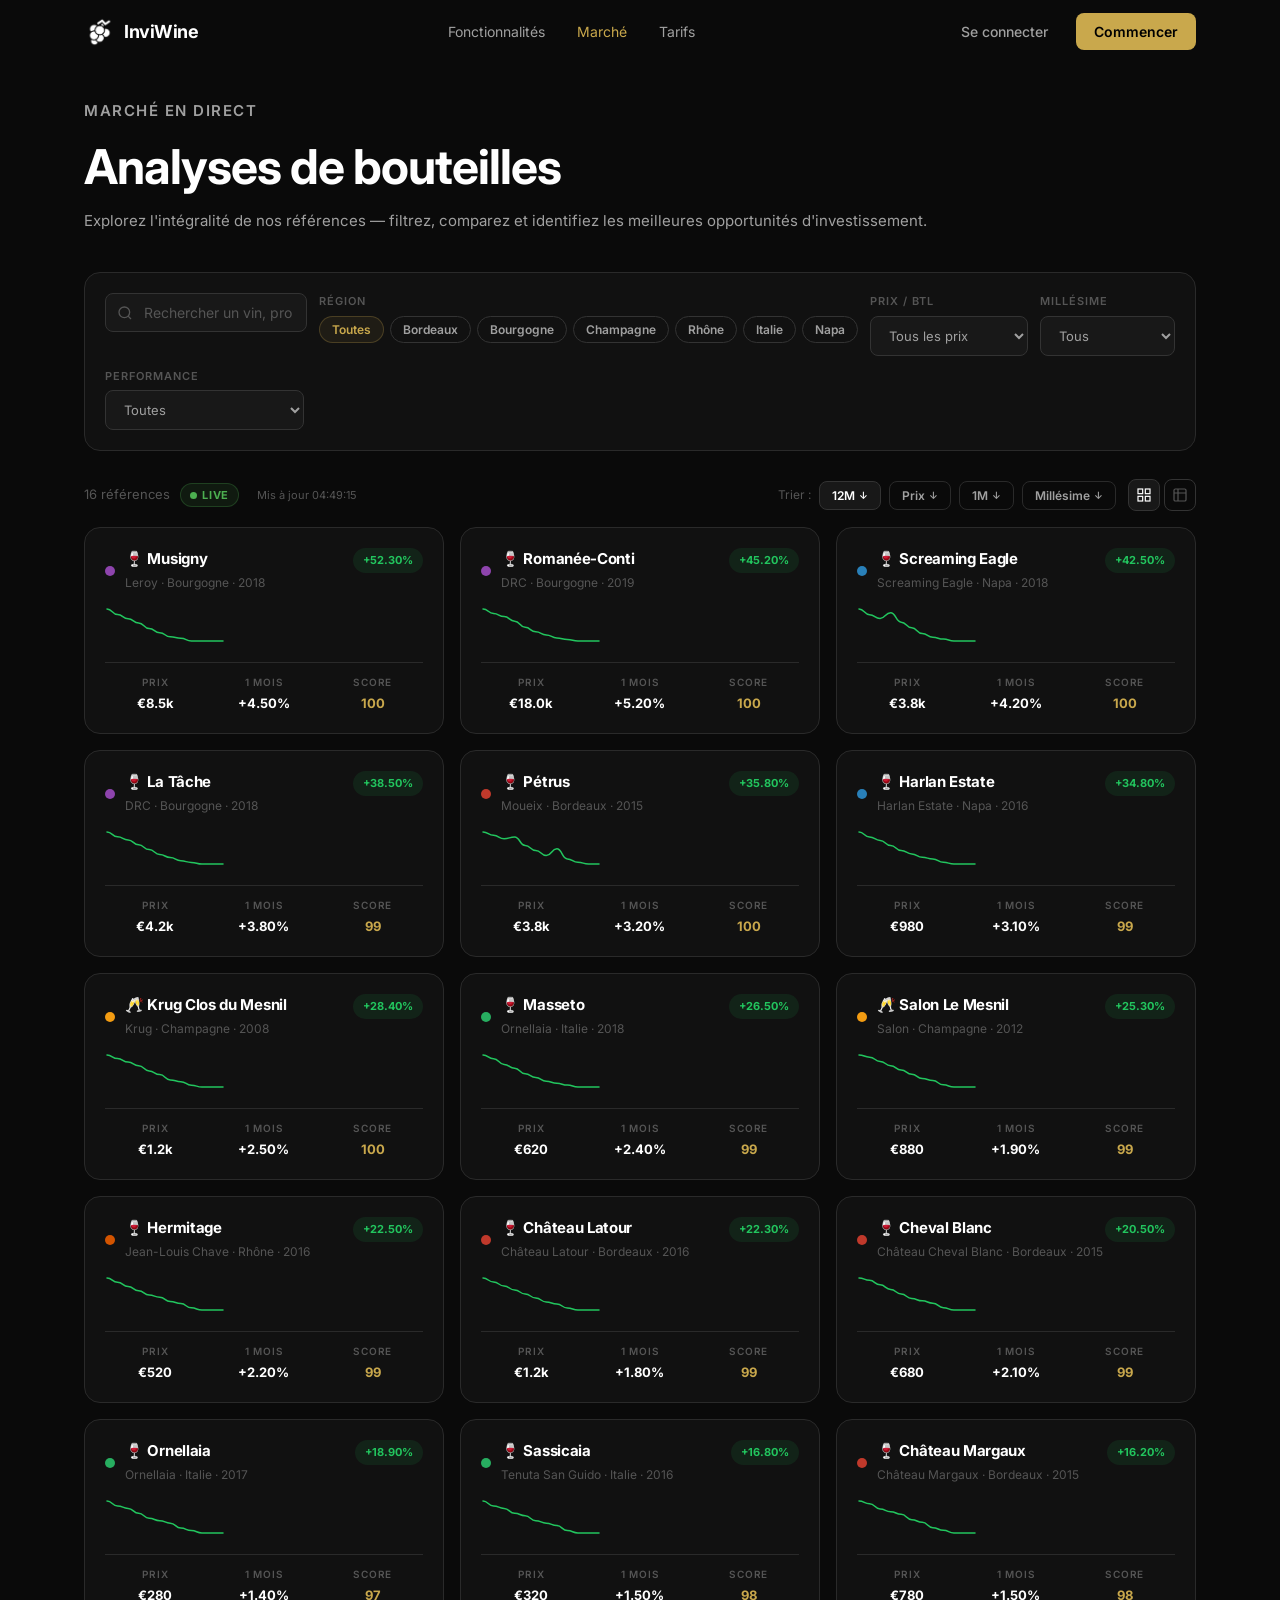
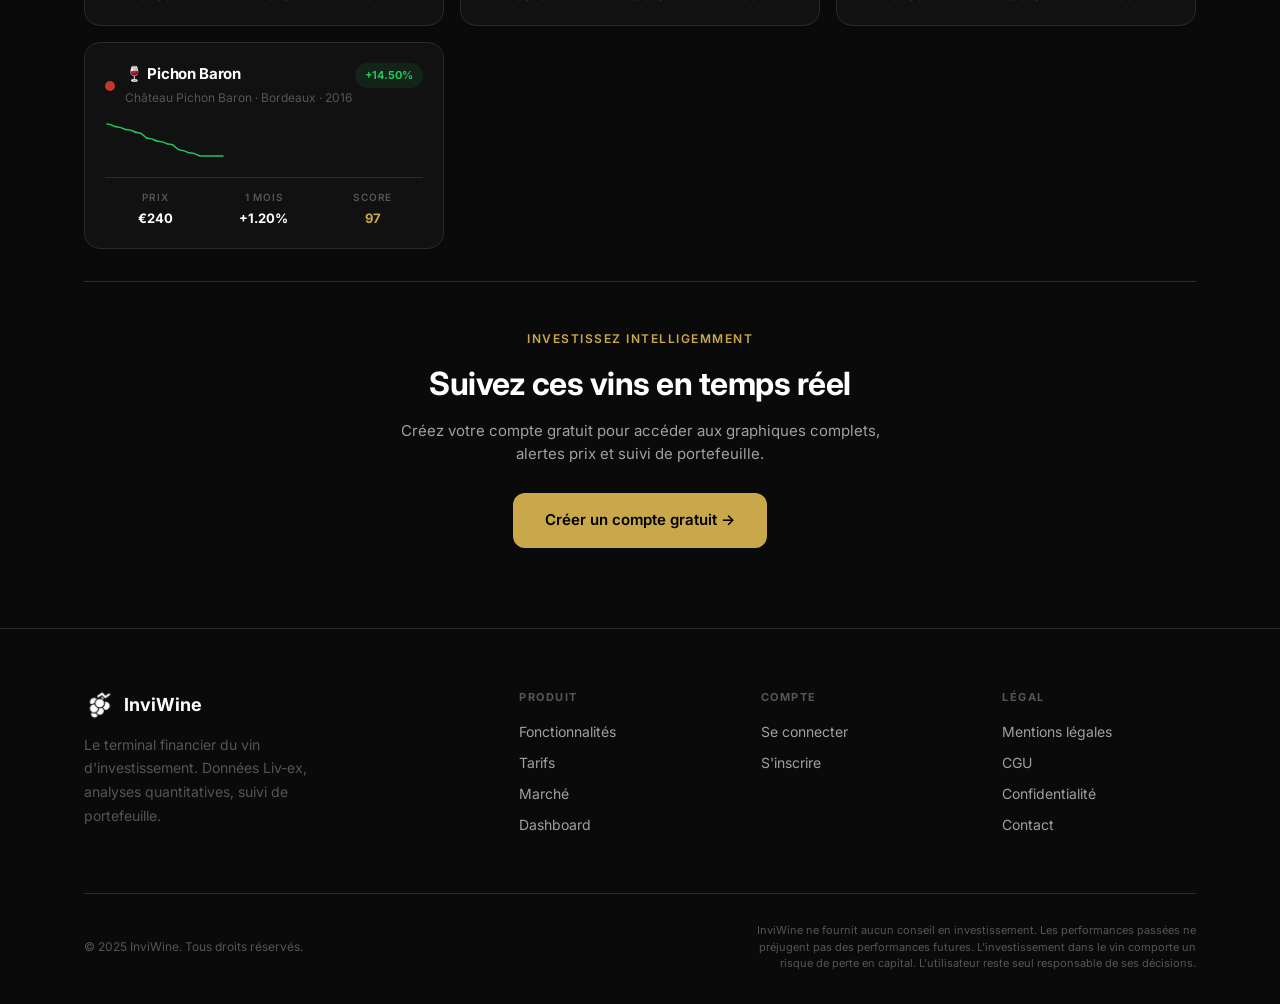
<file: marche.html>
<!DOCTYPE html>
<html lang="fr">
  <head>
      <meta charset="UTF-8"/>
      <meta name="viewport" content="width=device-width,initial-scale=1.0"/>
      <title>InviWine — Marché des vins</title>
    <link rel="stylesheet" href="css/style.css"/>
    <link rel="icon" href="logo.png" type="image/png"/>
    <style>
          .market-page{padding:100px 0 80px;min-height:100vh}
          .market-page-header{margin-bottom:40px}
          .market-page-header p{font-size:15px;color:var(--text-2)}
          .filters-bar{display:flex;flex-wrap:wrap;gap:12px;align-items:flex-start;margin-bottom:28px;padding:20px;background:var(--bg-2);border:1px solid var(--border);border-radius:var(--radius-lg)}
          .filters-bar .search-wrap{flex:1;min-width:200px;position:relative}
          .filters-bar .search-wrap input{width:100%;background:var(--bg-3);border:1px solid var(--border-2);border-radius:var(--radius-sm);padding:10px 14px 10px 38px;font-size:14px;color:var(--text);transition:border-color var(--transition),box-shadow var(--transition)}
          .filters-bar .search-wrap input:focus{border-color:var(--gold);box-shadow:0 0 0 3px rgba(201,168,76,0.1);outline:none}
          .filters-bar .search-wrap input::placeholder{color:var(--text-3)}
          .filters-bar .search-wrap svg{position:absolute;left:12px;top:50%;transform:translateY(-50%);width:16px;height:16px;stroke:var(--text-3);fill:none;stroke-width:2;pointer-events:none}
          .filter-select{background:var(--bg-3);border:1px solid var(--border-2);border-radius:var(--radius-sm);padding:10px 14px;font-size:13px;color:var(--text-2);cursor:pointer;font-family:inherit;transition:border-color var(--transition),color var(--transition)}
          .filter-select:focus{outline:none;border-color:var(--gold);color:var(--text)}
          .filter-select option{background:var(--bg-3)}
          .filter-group-label{font-size:11px;font-weight:600;letter-spacing:1px;text-transform:uppercase;color:var(--text-3);white-space:nowrap;display:block;margin-bottom:6px}
          .region-pills{display:flex;flex-wrap:wrap;gap:6px}
          .region-pill{font-size:12px;font-weight:600;padding:5px 12px;border-radius:20px;cursor:pointer;border:1px solid var(--border-2);background:transparent;color:var(--text-2);transition:all var(--transition);font-family:inherit}
          .region-pill:hover{color:var(--text);border-color:var(--text-3)}
          .region-pill.active{background:var(--gold-subtle);border-color:var(--gold-border);color:var(--gold)}
          .sort-bar{display:flex;align-items:center;justify-content:space-between;flex-wrap:wrap;gap:12px;margin-bottom:16px}
          .sort-bar .results-count{font-size:13px;color:var(--text-3)}
          .sort-options{display:flex;align-items:center;gap:8px}
          .sort-label{font-size:12px;color:var(--text-3)}
          .sort-btn{font-size:12px;font-weight:600;padding:6px 12px;border-radius:var(--radius-sm);border:1px solid var(--border);background:transparent;color:var(--text-2);cursor:pointer;font-family:inherit;transition:all var(--transition);display:inline-flex;align-items:center;gap:4px}
          .sort-btn.active{background:var(--bg-3);color:var(--text);border-color:var(--border-2)}
          .sort-btn:hover:not(.active){color:var(--text);border-color:var(--border-2)}
          .sort-arrow{font-size:10px}
          .wines-grid{display:grid;grid-template-columns:repeat(auto-fill,minmax(300px,1fr));gap:16px;margin-bottom:32px}
          .wine-card{background:var(--bg-2);border:1px solid var(--border);border-radius:var(--radius-lg);padding:20px;cursor:pointer;transition:border-color var(--transition),transform var(--transition),background var(--transition);text-decoration:none;color:inherit;display:block}
          .wine-card:hover{border-color:var(--border-2);transform:translateY(-3px);background:var(--bg-3)}
          .wine-card-top{display:flex;align-items:flex-start;justify-content:space-between;margin-bottom:14px}
          .wine-card-left{display:flex;align-items:center;gap:10px}
          .wine-card-dot{width:10px;height:10px;border-radius:50%;flex-shrink:0;margin-top:2px}
          .wine-card-name{font-size:15px;font-weight:700;letter-spacing:-0.3px;margin-bottom:3px}
          .wine-card-sub{font-size:12px;color:var(--text-3)}
          .wine-card-badge{font-size:11px;font-weight:700;padding:4px 10px;border-radius:20px;white-space:nowrap}
          .wine-card-badge.up{background:var(--green-subtle);color:var(--green)}
          .wine-card-badge.down{background:var(--red-subtle);color:var(--red)}
          .wine-card-chart{margin:12px 0;height:44px;display:flex;align-items:center}
          .wine-card-stats{display:grid;grid-template-columns:repeat(3,1fr);gap:8px;padding-top:12px;border-top:1px solid var(--border)}
          .wine-stat{text-align:center}
          .wine-stat-label{font-size:10px;font-weight:600;letter-spacing:0.8px;text-transform:uppercase;color:var(--text-3);margin-bottom:4px}
          .wine-stat-value{font-size:13px;font-weight:700;color:var(--text)}
          .view-toggle{display:flex;gap:4px}
          .view-btn{width:32px;height:32px;border:1px solid var(--border-2);background:transparent;border-radius:var(--radius-sm);color:var(--text-3);cursor:pointer;display:flex;align-items:center;justify-content:center;transition:all var(--transition)}
          .view-btn:hover{color:var(--text);border-color:var(--text-3)}
          .view-btn.active{background:var(--bg-3);color:var(--text);border-color:var(--border-2)}
          .view-btn svg{width:16px;height:16px;stroke:currentColor;fill:none;stroke-width:1.8}
          .wines-table-wrap{display:none}
          .wines-grid-wrap{display:block}
          body.view-table .wines-grid-wrap{display:none}
          body.view-table .wines-table-wrap{display:block}
          .no-results{text-align:center;padding:80px 0;color:var(--text-3)}
          .no-results-icon{font-size:48px;margin-bottom:16px}
          .no-results-title{font-size:18px;font-weight:600;color:var(--text-2);margin-bottom:8px}
          .no-results-sub{font-size:14px}
          .score-badge{font-size:11px;font-weight:700;padding:2px 8px;background:var(--gold-subtle);border:1px solid var(--gold-border);color:var(--gold);border-radius:20px}
          @media(max-width:768px){.filters-bar{flex-direction:column;align-items:stretch}.wines-grid{grid-template-columns:1fr}.sort-bar{flex-direction:column;align-items:flex-start}}
        </style>
      <style>
            /* LIVE PRICE FLASH */
            .price-flash-up { animation: flashGreen 0.7s ease-out; }
            .price-flash-down { animation: flashRed 0.7s ease-out; }
            @keyframes flashGreen { 0%{color:#4CAF50;background:rgba(76,175,80,0.18);border-radius:4px;} 100%{color:inherit;background:transparent;} }
            @keyframes flashRed { 0%{color:#f44336;background:rgba(244,67,54,0.18);border-radius:4px;} 100%{color:inherit;background:transparent;} }
            /* LIVE DOT */
            .live-dot { display:inline-block;width:7px;height:7px;border-radius:50%;background:#4CAF50;animation:livePulse 1.5s infinite;margin-right:5px;vertical-align:middle; }
            @keyframes livePulse { 0%,100%{opacity:1;transform:scale(1);} 50%{opacity:0.4;transform:scale(1.5);} }
            .live-badge { display:inline-flex;align-items:center;font-size:11px;font-weight:700;letter-spacing:0.8px;color:#4CAF50;background:rgba(76,175,80,0.1);border:1px solid rgba(76,175,80,0.25);padding:3px 9px;border-radius:20px; }
            .market-ts { font-size:11px;color:var(--text-3);margin-left:8px; }
            /* FOOTER */
            footer { border-top: 1px solid var(--border); padding: 60px 0 32px; }
            .footer-grid { display: grid; grid-template-columns: 2fr 1fr 1fr 1fr; gap: 48px; margin-bottom: 48px; }
            .footer-brand-name { font-size: 18px; font-weight: 700; margin-bottom: 12px; display: flex; align-items: center; gap: 8px; }
            .footer-brand-desc { font-size: 14px; color: var(--text-3); line-height: 1.7; max-width: 240px; }
            .footer-col h4 { font-size: 11px; font-weight: 700; letter-spacing: 1.5px; text-transform: uppercase; color: var(--text-3); margin-bottom: 16px; }
            .footer-col a { display: block; font-size: 14px; color: var(--text-2); margin-bottom: 10px; transition: color var(--transition); }
            .footer-col a:hover { color: var(--text); }
            .footer-bottom { display: flex; justify-content: space-between; align-items: center; padding-top: 28px; border-top: 1px solid var(--border); }
            .footer-copy { font-size: 12px; color: var(--text-3); }
            .footer-disclaimer { font-size: 11px; color: var(--text-3); max-width: 440px; text-align: right; line-height: 1.5; }
            @media (max-width: 900px) { .footer-grid { grid-template-columns: 1fr 1fr; } }
          </style>
  </head>
  <body>
    <nav class="nav" id="nav">
        <div class="nav-inner">
              <a href="signup.html" class="nav-logo"><span class="nav-logo-dot"></span>InviWine</a>
              <div class="nav-links">
                      <a href="register.html#features">Fonctionnalités</a>
                      <a href="marche.html" style="color:var(--gold)">Marché</a>
                      <a href="tarifs.html">Tarifs</a>
              </div>
              <div class="nav-actions">
                      <a href="login.html" class="nav-signin">Se connecter</a>
                      <a href="signup.html" class="nav-signup">Commencer</a>
              </div>
        </div>
    </nav>
    <main class="market-page">
        <div class="container">
              <div class="market-page-header reveal">
                      <p class="section-label">Marché en direct</p>
                      <h1 class="section-title" style="font-size:clamp(28px,4vw,48px)">Analyses de bouteilles</h1>
                      <p>Explorez l'intégralité de nos références — filtrez, comparez et identifiez les meilleures opportunités d'investissement.</p>
              </div>
            <div class="filters-bar reveal reveal-d1">
                  <div class="search-wrap">
                          <svg viewBox="0 0 24 24"><circle cx="11" cy="11" r="8"/><path d="m21 21-4.35-4.35"/></svg>
                          <input type="text" id="searchInput" placeholder="Rechercher un vin, producteur..."/>
                  </div>
                  <div>
                            <span class="filter-group-label">Région</span>
                            <div class="region-pills" id="regionPills">
                                        <button class="region-pill active" data-region="all">Toutes</button>
                                        <button class="region-pill" data-region="Bordeaux">Bordeaux</button>
                                        <button class="region-pill" data-region="Bourgogne">Bourgogne</button>
                                        <button class="region-pill" data-region="Champagne">Champagne</button>
                                        <button class="region-pill" data-region="Rhône">Rhône</button>
                                        <button class="region-pill" data-region="Italie">Italie</button>
                                        <button class="region-pill" data-region="Napa">Napa</button>
                            </div>
                  </div>
                    <div>
                              <span class="filter-group-label">Prix / btl</span>
                              <select class="filter-select" id="priceFilter">
                                          <option value="all">Tous les prix</option>
                                          <option value="0-500">Moins de 500€</option>
                                          <option value="500-1500">500€ — 1 500€</option>
                                          <option value="1500-5000">1 500€ — 5 000€</option>
                                          <option value="5000-99999">Plus de 5 000€</option>
                              </select>
                    </div>
                    <div>
                              <span class="filter-group-label">Millésime</span>
                              <select class="filter-select" id="vintageFilter">
                                          <option value="all">Tous</option>
                                          <option value="2019-2023">2019 — 2023</option>
                                          <option value="2015-2018">2015 — 2018</option>
                                          <option value="2010-2014">2010 — 2014</option>
                                          <option value="2000-2009">2000 — 2009</option>
                              </select>
                    </div>
                    <div>
                              <span class="filter-group-label">Performance</span>
                              <select class="filter-select" id="perfFilter">
                                          <option value="all">Toutes</option>
                                          <option value="top">Top performers (&gt;30%)</option>
                                          <option value="good">Solide (10%–30%)</option>
                                          <option value="stable">Stable (&lt;10%)</option>
                              </select>
                    </div>
            </div>
              <div class="sort-bar reveal reveal-d2">
                      <div style="display:flex;align-items:center;gap:10px;flex-wrap:wrap">
                                <span class="results-count" id="resultsCount">16 références</span>
                                <span class="live-badge"><span class="live-dot"></span>LIVE</span>
                                <span class="market-ts" id="market-ts"></span>
                      </div>
                      <div style="display:flex;align-items:center;gap:12px">
                                <div class="sort-options">
                                            <span class="sort-label">Trier :</span>
                                            <button class="sort-btn active" data-sort="change_1y" id="sort-change_1y">12M <span class="sort-arrow" id="arr-change_1y">↓</span></button>
                                            <button class="sort-btn" data-sort="current_price" id="sort-current_price">Prix <span class="sort-arrow" id="arr-current_price">↓</span></button>
                                            <button class="sort-btn" data-sort="change_1m" id="sort-change_1m">1M <span class="sort-arrow" id="arr-change_1m">↓</span></button>
                                            <button class="sort-btn" data-sort="vintage" id="sort-vintage">Millésime <span class="sort-arrow" id="arr-vintage">↓</span></button>
                                </div>
                                <div class="view-toggle">
                                            <button class="view-btn active" id="viewGrid" title="Vue grille"><svg viewBox="0 0 24 24"><rect x="3" y="3" width="7" height="7"/><rect x="14" y="3" width="7" height="7"/><rect x="3" y="14" width="7" height="7"/><rect x="14" y="14" width="7" height="7"/></svg></button>
                                            <button class="view-btn" id="viewTable" title="Vue tableau"><svg viewBox="0 0 24 24"><path d="M9 3H5a2 2 0 00-2 2v4m6-6h10a2 2 0 012 2v4M9 3v18m0 0h10a2 2 0 002-2V9M9 21H5a2 2 0 01-2-2V9m0 0h18"/></svg></button>
                                </div>
                      </div>
              </div>
              <div class="wines-grid-wrap"><div class="wines-grid" id="winesGrid"></div></div>
              <div class="wines-table-wrap">
                      <div class="table-wrap"><table class="data-table"><thead><tr><th>VIN</th><th>MILLÉSIME</th><th>TENDANCE 12M</th><th>PRIX / BTL</th><th>1 MOIS</th><th>12 MOIS</th><th>SCORE</th></tr></thead><tbody id="winesTableBody"></tbody></table></div>
              </div>
            <div class="no-results" id="noResults" style="display:none"><div class="no-results-icon">🍷</div><div class="no-results-title">Aucune référence trouvée</div><div class="no-results-sub">Essayez de modifier vos filtres</div></div>
            <div style="text-align:center;padding:48px 0 0;border-top:1px solid var(--border);margin-top:16px" class="reveal">
                  <p class="section-label" style="margin-bottom:12px">Investissez intelligemment</p>
                  <h2 style="font-size:clamp(22px,3vw,32px);font-weight:700;letter-spacing:-0.5px;margin-bottom:12px">Suivez ces vins en temps réel</h2>
                  <p style="font-size:15px;color:var(--text-2);margin-bottom:28px;max-width:480px;margin-left:auto;margin-right:auto">Créez votre compte gratuit pour accéder aux graphiques complets, alertes prix et suivi de portefeuille.</p>
                  <a href="signup.html" class="btn btn-primary btn-lg">Créer un compte gratuit →</a>
            </div>
        </div>
    </main>
  <footer>
      <div class="container">
            <div class="footer-grid">
                    <div>
                              <div class="footer-brand-name"><span class="nav-logo-dot"></span>InviWine</div>
                              <div class="footer-brand-desc">Le terminal financier du vin d'investissement. Données Liv-ex, analyses quantitatives, suivi de portefeuille.</div>
                    </div>
                    <div class="footer-col">
                              <h4>Produit</h4>
                            <a href="fonctionnalites.html">Fonctionnalités</a>
                            <a href="tarifs.html">Tarifs</a>
                            <a href="marche.html">Marché</a>
                            <a href="dashboard.html">Dashboard</a>
                    </div>
                  <div class="footer-col">
                          <h4>Compte</h4>
                          <a href="login.html">Se connecter</a>
                          <a href="signup.html">S'inscrire</a>
                  </div>
                  <div class="footer-col">
                          <h4>Légal</h4>
                          <a href="mentions-legales.html">Mentions légales</a>
                          <a href="#">CGU</a>
                          <a href="#">Confidentialité</a>
                          <a href="#">Contact</a>
                  </div>
            </div>
          <div class="footer-bottom">
                <span class="footer-copy">© 2025 InviWine. Tous droits réservés.</span>
                <span class="footer-disclaimer">InviWine ne fournit aucun conseil en investissement. Les performances passées ne préjugent pas des performances futures. L'investissement dans le vin comporte un risque de perte en capital. L'utilisateur reste seul responsable de ses décisions.</span>
          </div>
      </div>
  </footer>
  <script src="js/core.js"></script>
  <script>
    IW.initNavScroll(); IW.initReveal();
    var cR='all', cS='change_1y', sA=false, sQ='', cP='all', cV='all', cPf='all';

    function emoji(w) {
        var n = (w.name + ' ' + (w.region||'')).toLowerCase();
        if (n.includes('champagne') || n.includes('krug') || n.includes('salon')) return '🥂';
        return '🍷';
    }

    function filterW() {
        var w = IW.WINES.slice();
        if (sQ) { var q = sQ.toLowerCase(); w = w.filter(function(x){ return x.name.toLowerCase().includes(q) || x.producer.toLowerCase().includes(q) || x.region.toLowerCase().includes(q); }); }
        if (cR !== 'all') w = w.filter(function(x){ return x.region === cR; });
        if (cP !== 'all') { var p = cP.split('-').map(Number); w = w.filter(function(x){ return x.current_price >= p[0] && x.current_price <= p[1]; }); }
        if (cV !== 'all') { var v = cV.split('-').map(Number); w = w.filter(function(x){ return x.vintage >= v[0] && x.vintage <= v[1]; }); }
        if (cPf === 'top') w = w.filter(function(x){ return x.change_1y > 30; });
        else if (cPf === 'good') w = w.filter(function(x){ return x.change_1y >= 10 && x.change_1y <= 30; });
        else if (cPf === 'stable') w = w.filter(function(x){ return x.change_1y < 10; });
        w.sort(function(a, b){ return sA ? a[cS] - b[cS] : b[cS] - a[cS]; });
        return w;
    }

    function rGrid(wines) {
        var g = document.getElementById('winesGrid');
        if (!wines.length) { g.innerHTML = ''; document.getElementById('noResults').style.display = ''; return; }
        document.getElementById('noResults').style.display = 'none';
        g.innerHTML = wines.map(function(w) {
              var up = w.change_1y >= 0, col = IW.REGION_COLORS[w.region] || IW.REGION_COLORS.Autres, sid = 'gs-' + w.id;
              return '<a class="wine-card" href="signup.html">' +
                      '<div class="wine-card-top">' +
                        '<div class="wine-card-left"><div class="wine-card-dot" style="background:' + col + '"></div>' +
                        '<div><div class="wine-card-name">' + emoji(w) + ' ' + w.name + '</div>' +
                        '<div class="wine-card-sub">' + w.producer + ' · ' + w.region + ' · ' + w.vintage + '</div></div></div>' +
                        '<span class="wine-card-badge ' + (up ? 'up' : 'down') + '">' + IW.fmtPct(w.change_1y) + '</span>' +
                      '</div>' +
                      '<div class="wine-card-chart"><span id="' + sid + '" class="sparkline"></span></div>' +
                      '<div class="wine-card-stats">' +
                        '<div class="wine-stat"><div class="wine-stat-label">Prix</div><div class="wine-stat-value" id="lp-' + w.id + '">' + IW.fmtEur(w.current_price) + '</div></div>' +
                        '<div class="wine-stat"><div class="wine-stat-label">1 Mois</div><div class="wine-stat-value ' + (w.change_1m >= 0 ? 'up' : 'down') + '" id="lc-' + w.id + '">' + IW.fmtPct(w.change_1m) + '</div></div>' +
                        '<div class="wine-stat"><div class="wine-stat-label">Score</div><div class="wine-stat-value" style="color:var(--gold)">' + w.score + '</div></div>' +
                      '</div>' +
                    '</a>';
        }).join('');
        wines.forEach(function(w) { var el = document.getElementById('gs-' + w.id); if (el) IW.drawSparkline(el, w.spark, w.change_1y >= 0, 120, 36); });
    }

    function rTable(wines) {
        var tb = document.getElementById('winesTableBody');
        if (!wines.length) { tb.innerHTML = ''; return; }
        tb.innerHTML = wines.map(function(w) {
              var up = w.change_1y >= 0, col = IW.REGION_COLORS[w.region] || IW.REGION_COLORS.Autres, sid = 'ts-' + w.id;
                return '<tr style="cursor:pointer" onclick="location.href=\'register.html\'">' +
                        '<td><div style="display:flex;align-items:center"><span class="region-dot" style="background:' + col + '"></span>' +
                        '<div><div style="font-weight:600;font-size:14px">' + emoji(w) + ' ' + w.name + '</div>' +
                        '<div style="font-size:12px;color:var(--text-3)">' + w.producer + ' · ' + w.region + '</div></div></div></td>' +
                        '<td><span style="font-size:13px;color:var(--text-2)">' + w.vintage + '</span></td>' +
                        '<td><span id="' + sid + '" class="sparkline"></span></td>' +
                        '<td><span style="font-weight:600;font-size:14px" id="lp-tbl-' + w.id + '">' + IW.fmtEur(w.current_price) + '</span></td>' +
                        '<td><span class="' + (up ? 'up' : 'down') + '" style="font-weight:600;font-size:13px" id="lc-tbl-' + w.id + '">' + IW.fmtPct(w.change_1m) + '</span></td>' +
                        '<td><span class="' + (up ? 'up' : 'down') + '" style="font-weight:700;font-size:14px">' + IW.fmtPct(w.change_1y) + '</span></td>' +
                        '<td><span class="score-badge">' + w.score + '</span></td>' +
                      '</tr>';
        }).join('');
        wines.forEach(function(w) { var el = document.getElementById('ts-' + w.id); if (el) IW.drawSparkline(el, w.spark, w.change_1y >= 0); });
    }

    function render() {
        var w = filterW();
        document.getElementById('resultsCount').textContent = w.length + ' référence' + (w.length > 1 ? 's' : '');
        rGrid(w);
        rTable(w);
    }

    // Exposer render pour le live updater
    window.renderMarket = render;

    document.getElementById('regionPills').addEventListener('click', function(e) {
        var b = e.target.closest('.region-pill'); if (!b) return;
        document.querySelectorAll('.region-pill').forEach(function(x){ x.classList.remove('active'); });
        b.classList.add('active'); cR = b.dataset.region; render();
    });
    document.getElementById('searchInput').addEventListener('input', function(e){ sQ = e.target.value.trim(); render(); });
    document.getElementById('priceFilter').addEventListener('change', function(e){ cP = e.target.value; render(); });
    document.getElementById('vintageFilter').addEventListener('change', function(e){ cV = e.target.value; render(); });
    document.getElementById('perfFilter').addEventListener('change', function(e){ cPf = e.target.value; render(); });
    document.querySelectorAll('.sort-btn').forEach(function(btn) {
        btn.addEventListener('click', function() {
              var k = btn.dataset.sort;
              if (cS === k) sA = !sA; else { cS = k; sA = false; }
              document.querySelectorAll('.sort-btn').forEach(function(b){ b.classList.remove('active'); document.getElementById('arr-' + b.dataset.sort).textContent = '↓'; });
              btn.classList.add('active'); document.getElementById('arr-' + k).textContent = sA ? '↑' : '↓'; render();
        });
    });
    document.getElementById('viewGrid').addEventListener('click', function(){ document.body.classList.remove('view-table'); document.getElementById('viewGrid').classList.add('active'); document.getElementById('viewTable').classList.remove('active'); });
    document.getElementById('viewTable').addEventListener('click', function(){ document.body.classList.add('view-table'); document.getElementById('viewTable').classList.add('active'); document.getElementById('viewGrid').classList.remove('active'); });

    render();
  </script>
    <script>
      // ===== LIVE PRICE UPDATER =====
      (function() {
          if (!window.IW || !IW.WINES) return;

          // Initialiser l'état live de chaque vin
          const lp = {};
          IW.WINES.forEach(function(w) {
                lp[w.id] = { price: w.current_price, ch1m: w.change_1m, vol: 0.0012 + Math.random() * 0.002 };
          });

          // Mettre à jour le timestamp
          function updateTimestamp() {
                var ts = document.getElementById('market-ts');
                if (ts) ts.textContent = 'Mis à jour ' + new Date().toLocaleTimeString('fr-FR');
          }

          var tick = 0;

          function updatePrices() {
                tick++;
                var changed = false;

                IW.WINES.forEach(function(w) {
                        var d = lp[w.id];
                        // Variation aléatoire réaliste : petit bruit + grosse variation rare
                        var noise = (Math.random() - 0.499) * d.vol;
                        var bigMove = (tick % 53 === 0 && Math.random() > 0.65) ? (Math.random() - 0.5) * 0.007 : 0;
                        var newPrice = Math.round(d.price * (1 + 0.00002 + noise + bigMove));
                        if (newPrice < 1) newPrice = 1;
                        var delta = newPrice - d.price;

                        d.price = newPrice;
                        w.current_price = newPrice;
                        d.ch1m = parseFloat((d.ch1m + noise * 25).toFixed(2));
                        w.change_1m = d.ch1m;
                        changed = true;

                        // --- Flash grille (lp-{id}) ---
                        var pEl = document.getElementById('lp-' + w.id);
                        if (pEl) {
                                  var fmt = IW.fmtEur(newPrice);
              if (pEl.textContent !== fmt) {
                          pEl.textContent = fmt;
                          pEl.classList.remove('price-flash-up', 'price-flash-down');
                          void pEl.offsetWidth; // reflow pour reset animation
                          pEl.classList.add(delta >= 0 ? 'price-flash-up' : 'price-flash-down');
              }
                        }
                        // --- Flash grille 1M (lc-{id}) ---
                        var cEl = document.getElementById('lc-' + w.id);
                        if (cEl) {
                                  var fmtC = IW.fmtPct(d.ch1m);
                                  if (cEl.textContent !== fmtC) {
                cEl.textContent = fmtC;
                                              cEl.className = (d.ch1m >= 0 ? 'wine-stat-value up' : 'wine-stat-value down');
                                              cEl.classList.remove('price-flash-up', 'price-flash-down');
                                              void cEl.offsetWidth;
                                              cEl.classList.add(delta >= 0 ? 'price-flash-up' : 'price-flash-down');
                                  }
                        }

                        // --- Flash tableau (lp-tbl-{id}) ---
                        var tpEl = document.getElementById('lp-tbl-' + w.id);
                        if (tpEl) {
                                  var fmtT = IW.fmtEur(newPrice);
                                  if (tpEl.textContent !== fmtT) {
                                              tpEl.textContent = fmtT;
                                              tpEl.classList.remove('price-flash-up', 'price-flash-down');
                                              void tpEl.offsetWidth;
                            tpEl.classList.add(delta >= 0 ? 'price-flash-up' : 'price-flash-down');
                                  }
                        }
                        // --- Flash tableau 1M (lc-tbl-{id}) ---
                        var tcEl = document.getElementById('lc-tbl-' + w.id);
                        if (tcEl) {
                                  var fmtTC = IW.fmtPct(d.ch1m);
                                  if (tcEl.textContent !== fmtTC) {
                tcEl.textContent = fmtTC;
                                              tcEl.className = d.ch1m >= 0 ? 'up' : 'down';
                                              tcEl.classList.remove('price-flash-up', 'price-flash-down');
                                              void tcEl.offsetWidth;
                tcEl.classList.add(delta >= 0 ? 'price-flash-up' : 'price-flash-down');
                                  }
                        }
            });

                if (changed) updateTimestamp();
          }

          // Démarrer les mises à jour périodiques
          updateTimestamp();
          function next() {
                setTimeout(function() {
                        updatePrices();
                        next();
                }, 3000 + Math.random() * 2500);
          }
          setTimeout(next, 1500);
      })();
    </script>
  </body>
</html>
    </script>
  </script></h4></h4>
  </footer></th></th></tr></thead>
                    </div>
                  </div></p>
  </body>
      </style>
    </style></title>
  </head>
</file>
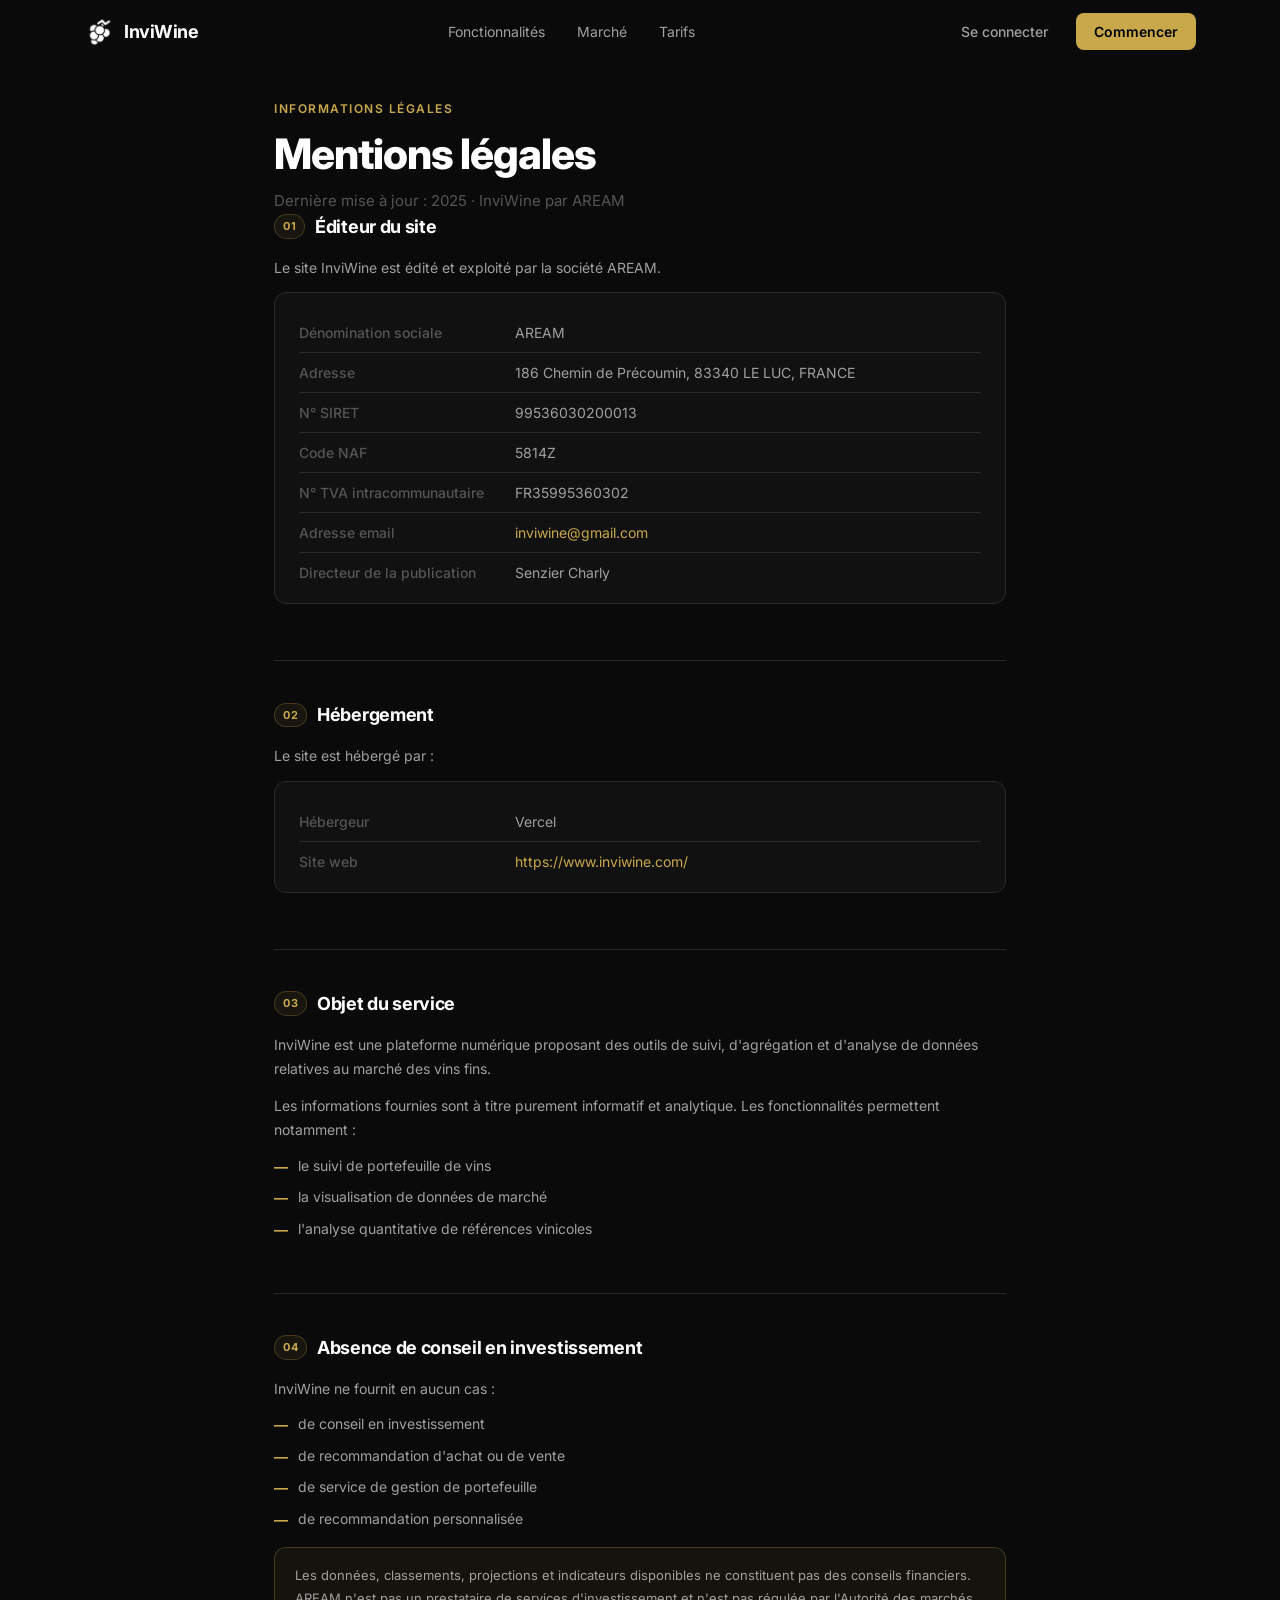
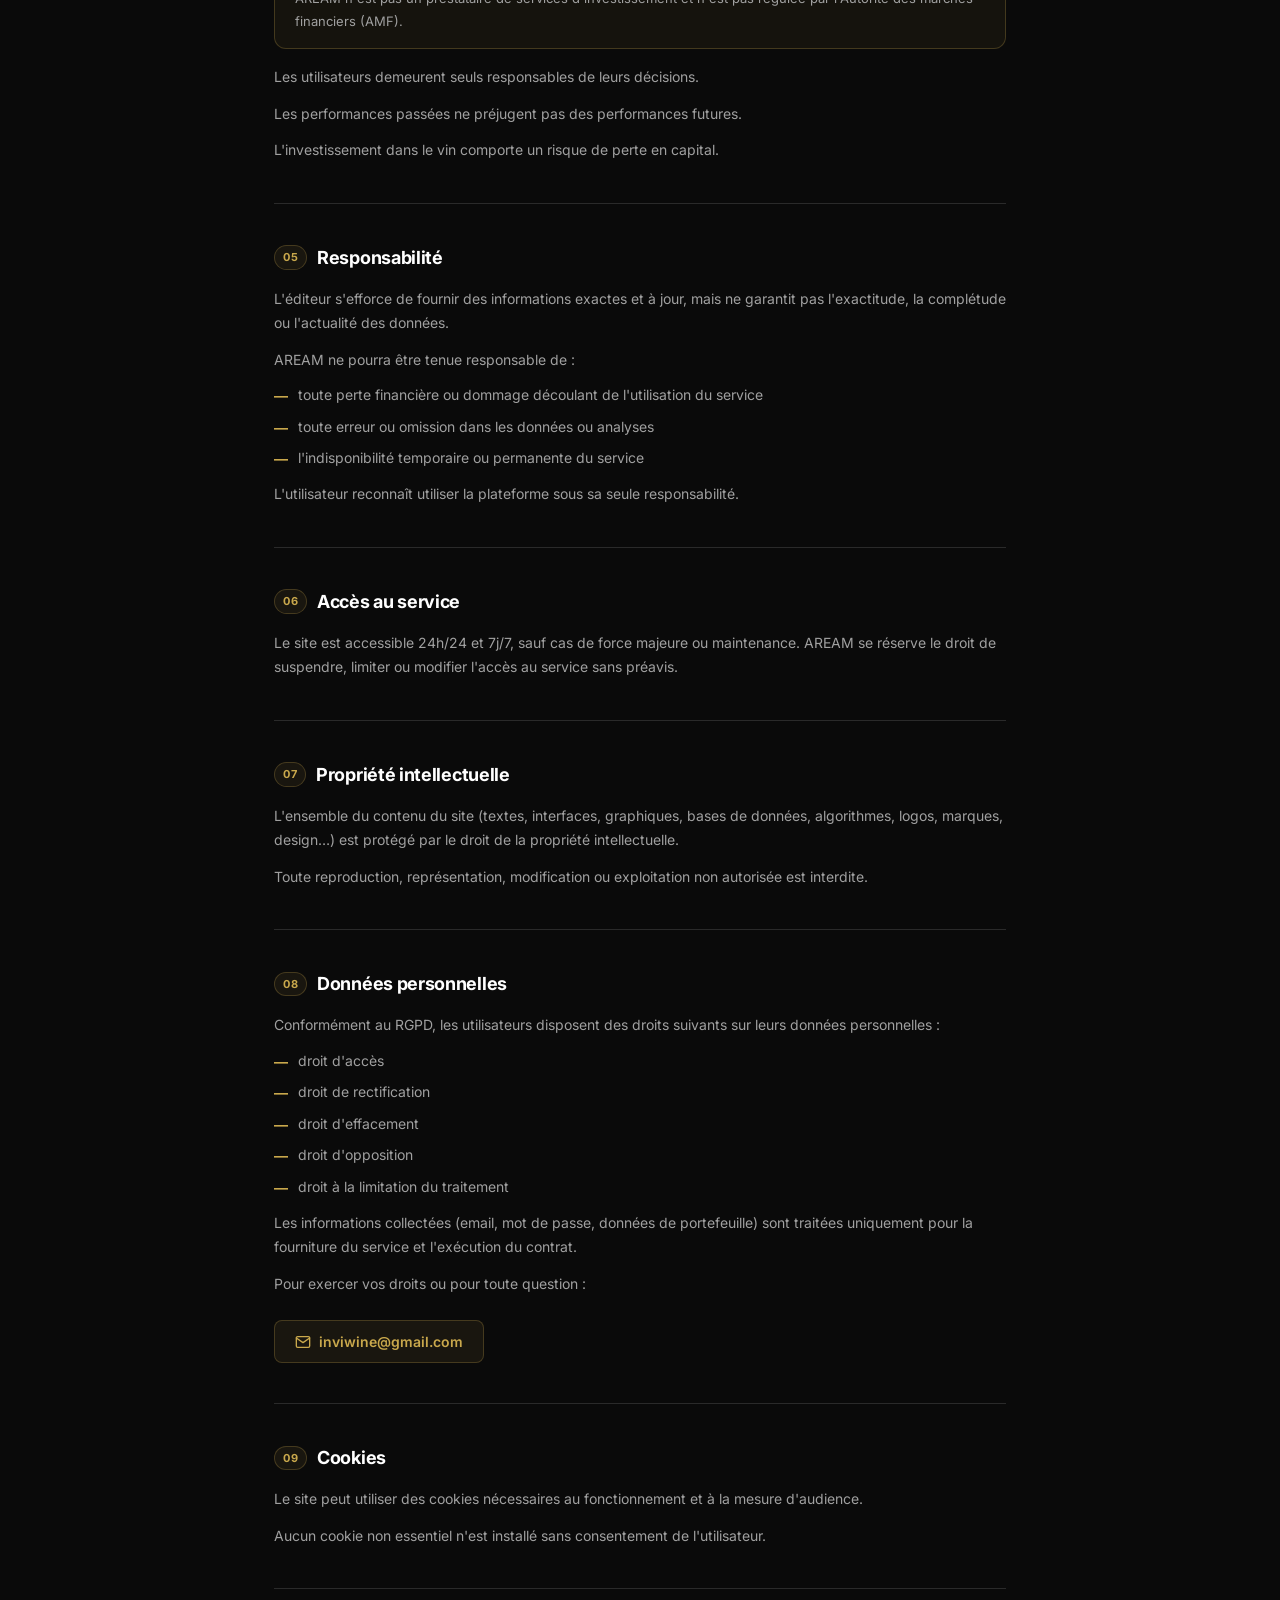
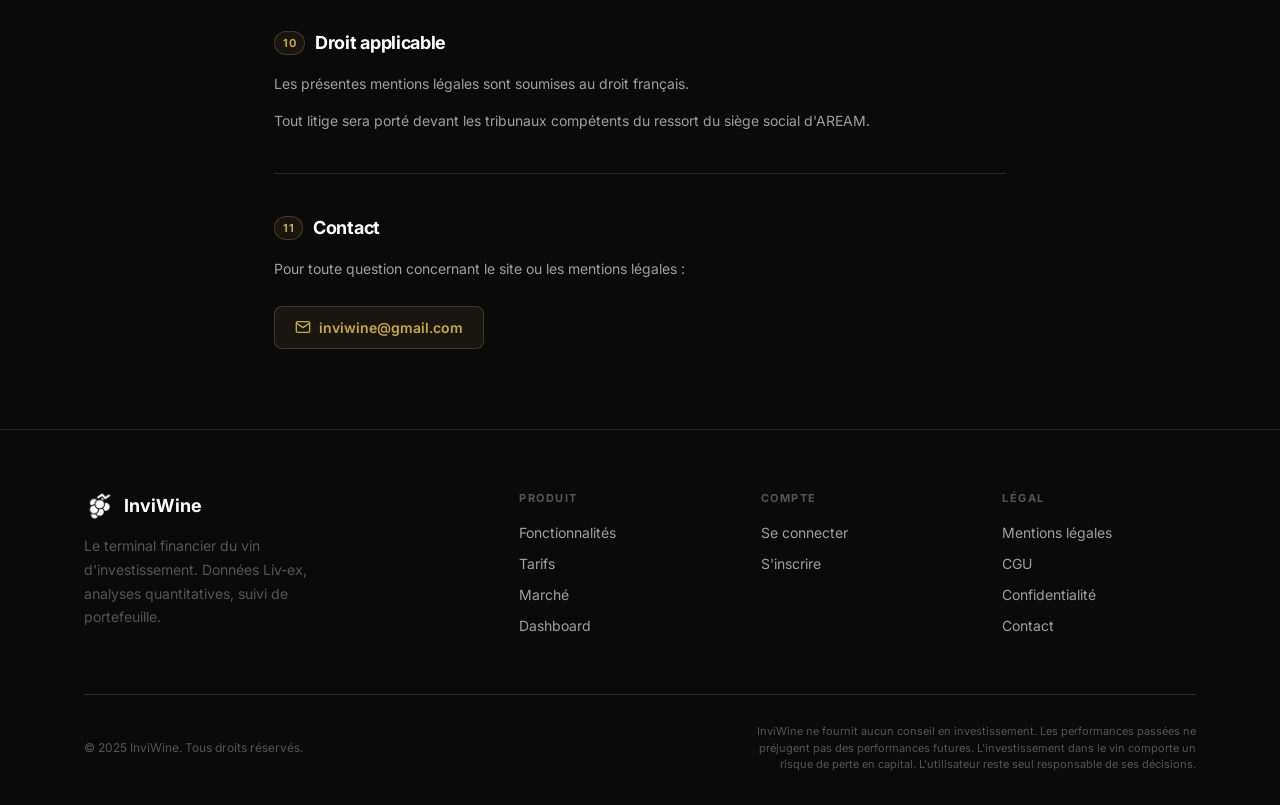
<file: mentions-legales.html>
<!DOCTYPE html>
<html lang="fr">
<head>
  <meta charset="UTF-8"/>
  <meta name="viewport" content="width=device-width,initial-scale=1.0"/>
  <title>InviWine — Mentions légales</title>
  <link rel="stylesheet" href="css/style.css"/>
    <link rel="icon" href="logo.png" type="image/png"/>
  <style>
    .legal-page { padding: 100px 0 80px; min-height: 100vh; }
    .legal-container { max-width: 780px; margin: 0 auto; padding: 0 24px; }
    h
    .legal-header { margin-bottom: 48px; padding-bottom: 32px; border-bottom: 1px solid var(--border); }
    .legal-header .section-label { margin-bottom: 12px; }
    .legal-header h1 { font-size: clamp(28px, 4vw, 42px); font-weight: 800; letter-spacing: -1px; line-height: 1.15; margin-bottom: 12px; }
    .legal-header .legal-subtitle { font-size: 15px; color: var(--text-3); }
    .legal-section { margin-bottom: 40px; padding-bottom: 40px; border-bottom: 1px solid var(--border); }
    .legal-section:last-child { border-bottom: none; margin-bottom: 0; padding-bottom: 0; }
    .legal-section h2 { font-size: 18px; font-weight: 700; letter-spacing: -0.3px; margin-bottom: 16px; color: var(--text); display: flex; align-items: center; gap: 10px; }
    .legal-section h2 .section-num { font-size: 11px; font-weight: 700; padding: 3px 8px; background: var(--gold-subtle); border: 1px solid var(--gold-border); color: var(--gold); border-radius: 20px; letter-spacing: 0.5px; white-space: nowrap; }
    .legal-section p { font-size: 14px; color: var(--text-2); line-height: 1.75; margin-bottom: 12px; }
    .legal-section p:last-child { margin-bottom: 0; }
    .legal-info-block { background: var(--bg-2); border: 1px solid var(--border); border-radius: var(--radius); padding: 20px 24px; margin-bottom: 16px; }
    .legal-info-row { display: flex; gap: 16px; padding: 9px 0; border-bottom: 1px solid var(--border); font-size: 14px; }
    .legal-info-row:last-child { border-bottom: none; padding-bottom: 0; }
    .legal-info-label { color: var(--text-3); font-weight: 500; min-width: 200px; flex-shrink: 0; }
    .legal-info-value { color: var(--text-2); }
    .legal-info-value a { color: var(--gold); transition: color var(--transition); }
    .legal-info-value a:hover { color: var(--gold-hover); }
    .legal-list { list-style: none; padding: 0; margin: 12px 0; display: flex; flex-direction: column; gap: 8px; }
    .legal-list li { display: flex; align-items: flex-start; gap: 10px; font-size: 14px; color: var(--text-2); line-height: 1.6; }
    .legal-list li::before { content: '—'; color: var(--gold); font-weight: 700; flex-shrink: 0; margin-top: 1px; }
    .legal-warning { background: rgba(201,168,76,0.06); border: 1px solid var(--gold-border); border-radius: var(--radius); padding: 16px 20px; margin: 16px 0; }
    .legal-warning p { color: var(--text-2); font-size: 13px; margin: 0; }
    .legal-contact-btn { display: inline-flex; align-items: center; gap: 8px; margin-top: 12px; font-size: 14px; font-weight: 600; color: var(--gold); background: var(--gold-subtle); border: 1px solid var(--gold-border); padding: 10px 20px; border-radius: var(--radius-sm); transition: all var(--transition); }
    .legal-contact-btn:hover { background: rgba(201,168,76,0.15); }
    @media (max-width: 600px) {
      .legal-info-row { flex-direction: column; gap: 4px; }
      .legal-info-label { min-width: unset; }
    }
  
/* FOOTER */
footer { border-top: 1px solid var(--border); padding: 60px 0 32px; }
.footer-grid { display: grid; grid-template-columns: 2fr 1fr 1fr 1fr; gap: 48px; margin-bottom: 48px; }
.footer-brand-name { font-size: 18px; font-weight: 700; margin-bottom: 12px; display: flex; align-items: center; gap: 8px; }
.footer-brand-name .nav-logo-dot { display: inline-block; }
.footer-brand-desc { font-size: 14px; color: var(--text-3); line-height: 1.7; max-width: 240px; }
.footer-col h4 { font-size: 11px; font-weight: 700; letter-spacing: 1.5px; text-transform: uppercase; color: var(--text-3); margin-bottom: 16px; }
.footer-col a { display: block; font-size: 14px; color: var(--text-2); margin-bottom: 10px; transition: color var(--transition); }
.footer-col a:hover { color: var(--text); }
.footer-bottom { display: flex; justify-content: space-between; align-items: center; padding-top: 28px; border-top: 1px solid var(--border); }
.footer-copy { font-size: 12px; color: var(--text-3); }
.footer-disclaimer { font-size: 11px; color: var(--text-3); max-width: 440px; text-align: right; line-height: 1.5; }
@media (max-width: 900px) { .footer-grid { grid-template-columns: 1fr 1fr; } }
</style>
</head>
<body>
  <nav class="nav" id="nav">
    <div class="nav-inner">
      <a href="register.html" class="nav-logo"><span class="nav-logo-dot"></span>InviWine</a>
      <div class="nav-links">
        <a href="register.html#features">Fonctionnalités</a>
        <a href="marche.html">Marché</a>
        <a href="register.html#pricing">Tarifs</a>
      </div>
      <div class="nav-actions">
        <a href="login.html" class="nav-signin">Se connecter</a>
        <a href="register.html" class="nav-signup">Commencer</a>
      </div>
    </div>
  </nav>

  <main class="legal-page">
    <div class="legal-container">

      <div class="legal-header reveal">
        <p class="section-label">Informations légales</p>
        <h1>Mentions légales</h1>
        <p class="legal-subtitle">Dernière mise à jour : 2025 · InviWine par AREAM</p>
      </div>

      <!-- 1. Éditeur -->
      <div class="legal-section reveal">
        <h2><span class="section-num">01</span> Éditeur du site</h2>
        <p>Le site InviWine est édité et exploité par la société AREAM.</p>
        <div class="legal-info-block">
          <div class="legal-info-row"><span class="legal-info-label">Dénomination sociale</span><span class="legal-info-value">AREAM</span></div>
          <div class="legal-info-row"><span class="legal-info-label">Adresse</span><span class="legal-info-value">186 Chemin de Précoumin, 83340 LE LUC, FRANCE</span></div>
          <div class="legal-info-row"><span class="legal-info-label">N° SIRET</span><span class="legal-info-value">99536030200013</span></div>
          <div class="legal-info-row"><span class="legal-info-label">Code NAF</span><span class="legal-info-value">5814Z</span></div>
          <div class="legal-info-row"><span class="legal-info-label">N° TVA intracommunautaire</span><span class="legal-info-value">FR35995360302</span></div>
          <div class="legal-info-row"><span class="legal-info-label">Adresse email</span><span class="legal-info-value"><a href="mailto:inviwine@gmail.com">inviwine@gmail.com</a></span></div>
          <div class="legal-info-row"><span class="legal-info-label">Directeur de la publication</span><span class="legal-info-value">Senzier Charly</span></div>
        </div>
      </div>

      <!-- 2. Hébergement -->
      <div class="legal-section reveal">
        <h2><span class="section-num">02</span> Hébergement</h2>
        <p>Le site est hébergé par :</p>
        <div class="legal-info-block">
          <div class="legal-info-row"><span class="legal-info-label">Hébergeur</span><span class="legal-info-value">Vercel</span></div>
          <div class="legal-info-row"><span class="legal-info-label">Site web</span><span class="legal-info-value"><a href="https://www.inviwine.com/" target="_blank" rel="noopener">https://www.inviwine.com/</a></span></div>
        </div>
      </div>

      <!-- 3. Objet -->
      <div class="legal-section reveal">
        <h2><span class="section-num">03</span> Objet du service</h2>
        <p>InviWine est une plateforme numérique proposant des outils de suivi, d'agrégation et d'analyse de données relatives au marché des vins fins.</p>
        <p>Les informations fournies sont à titre purement informatif et analytique. Les fonctionnalités permettent notamment :</p>
        <ul class="legal-list">
          <li>le suivi de portefeuille de vins</li>
          <li>la visualisation de données de marché</li>
          <li>l'analyse quantitative de références vinicoles</li>
        </ul>
      </div>

      <!-- 4. Absence de conseil -->
      <div class="legal-section reveal">
        <h2><span class="section-num">04</span> Absence de conseil en investissement</h2>
        <p>InviWine ne fournit en aucun cas :</p>
        <ul class="legal-list">
          <li>de conseil en investissement</li>
          <li>de recommandation d'achat ou de vente</li>
          <li>de service de gestion de portefeuille</li>
          <li>de recommandation personnalisée</li>
        </ul>
        <div class="legal-warning">
          <p>Les données, classements, projections et indicateurs disponibles ne constituent pas des conseils financiers. AREAM n'est pas un prestataire de services d'investissement et n'est pas régulée par l'Autorité des marchés financiers (AMF).</p>
        </div>
        <p>Les utilisateurs demeurent seuls responsables de leurs décisions.</p>
        <p>Les performances passées ne préjugent pas des performances futures.</p>
        <p>L'investissement dans le vin comporte un risque de perte en capital.</p>
      </div>

      <!-- 5. Responsabilité -->
      <div class="legal-section reveal">
        <h2><span class="section-num">05</span> Responsabilité</h2>
        <p>L'éditeur s'efforce de fournir des informations exactes et à jour, mais ne garantit pas l'exactitude, la complétude ou l'actualité des données.</p>
        <p>AREAM ne pourra être tenue responsable de :</p>
        <ul class="legal-list">
          <li>toute perte financière ou dommage découlant de l'utilisation du service</li>
          <li>toute erreur ou omission dans les données ou analyses</li>
          <li>l'indisponibilité temporaire ou permanente du service</li>
        </ul>
        <p>L'utilisateur reconnaît utiliser la plateforme sous sa seule responsabilité.</p>
      </div>

      <!-- 6. Accès -->
      <div class="legal-section reveal">
        <h2><span class="section-num">06</span> Accès au service</h2>
        <p>Le site est accessible 24h/24 et 7j/7, sauf cas de force majeure ou maintenance. AREAM se réserve le droit de suspendre, limiter ou modifier l'accès au service sans préavis.</p>
      </div>

      <!-- 7. Propriété intellectuelle -->
      <div class="legal-section reveal">
        <h2><span class="section-num">07</span> Propriété intellectuelle</h2>
        <p>L'ensemble du contenu du site (textes, interfaces, graphiques, bases de données, algorithmes, logos, marques, design…) est protégé par le droit de la propriété intellectuelle.</p>
        <p>Toute reproduction, représentation, modification ou exploitation non autorisée est interdite.</p>
      </div>

      <!-- 8. Données personnelles -->
      <div class="legal-section reveal">
        <h2><span class="section-num">08</span> Données personnelles</h2>
        <p>Conformément au RGPD, les utilisateurs disposent des droits suivants sur leurs données personnelles :</p>
        <ul class="legal-list">
          <li>droit d'accès</li>
          <li>droit de rectification</li>
          <li>droit d'effacement</li>
          <li>droit d'opposition</li>
          <li>droit à la limitation du traitement</li>
        </ul>
        <p>Les informations collectées (email, mot de passe, données de portefeuille) sont traitées uniquement pour la fourniture du service et l'exécution du contrat.</p>
        <p>Pour exercer vos droits ou pour toute question :</p>
        <a href="mailto:inviwine@gmail.com" class="legal-contact-btn">
          <svg width="16" height="16" viewBox="0 0 24 24" fill="none" stroke="currentColor" stroke-width="2" stroke-linecap="round" stroke-linejoin="round"><path d="M4 4h16c1.1 0 2 .9 2 2v12c0 1.1-.9 2-2 2H4c-1.1 0-2-.9-2-2V6c0-1.1.9-2 2-2z"/><polyline points="22,6 12,13 2,6"/></svg>
          inviwine@gmail.com
        </a>
      </div>

      <!-- 9. Cookies -->
      <div class="legal-section reveal">
        <h2><span class="section-num">09</span> Cookies</h2>
        <p>Le site peut utiliser des cookies nécessaires au fonctionnement et à la mesure d'audience.</p>
        <p>Aucun cookie non essentiel n'est installé sans consentement de l'utilisateur.</p>
      </div>

      <!-- 10. Droit applicable -->
      <div class="legal-section reveal">
        <h2><span class="section-num">10</span> Droit applicable</h2>
        <p>Les présentes mentions légales sont soumises au droit français.</p>
        <p>Tout litige sera porté devant les tribunaux compétents du ressort du siège social d'AREAM.</p>
      </div>

      <!-- 11. Contact -->
      <div class="legal-section reveal">
        <h2><span class="section-num">11</span> Contact</h2>
        <p>Pour toute question concernant le site ou les mentions légales :</p>
        <a href="mailto:inviwine@gmail.com" class="legal-contact-btn">
          <svg width="16" height="16" viewBox="0 0 24 24" fill="none" stroke="currentColor" stroke-width="2" stroke-linecap="round" stroke-linejoin="round"><path d="M4 4h16c1.1 0 2 .9 2 2v12c0 1.1-.9 2-2 2H4c-1.1 0-2-.9-2-2V6c0-1.1.9-2 2-2z"/><polyline points="22,6 12,13 2,6"/></svg>
          inviwine@gmail.com
        </a>
      </div>

    </div>
  </main>

  <footer>
  <div class="container">
    <div class="footer-grid">
      <div>
        <div class="footer-brand-name"><span class="nav-logo-dot"></span>InviWine</div>
        <div class="footer-brand-desc">Le terminal financier du vin d'investissement. Données Liv-ex, analyses quantitatives, suivi de portefeuille.</div>
      </div>
      <div class="footer-col">
        <h4>Produit</h4>
        <a href="fonctionnalites.html">Fonctionnalités</a>
        <a href="tarifs.html">Tarifs</a>
        <a href="marche.html">Marché</a>
        <a href="dashboard.html">Dashboard</a>
      </div>
      <div class="footer-col">
        <h4>Compte</h4>
        <a href="login.html">Se connecter</a>
        <a href="signup.html">S'inscrire</a>
      </div>
      <div class="footer-col">
        <h4>Légal</h4>
        <a href="mentions-legales.html">Mentions légales</a>
        <a href="#">CGU</a>
        <a href="#">Confidentialité</a>
        <a href="#">Contact</a>
      </div>
    </div>
    <div class="footer-bottom">
      <span class="footer-copy">© 2025 InviWine. Tous droits réservés.</span>
      <span class="footer-disclaimer">InviWine ne fournit aucun conseil en investissement. Les performances passées ne préjugent pas des performances futures. L'investissement dans le vin comporte un risque de perte en capital. L'utilisateur reste seul responsable de ses décisions.</span>
    </div>
  </div>
</footer>

  <script src="js/core.js"></script>
  <script>
    IW.initNavScroll();
    IW.initReveal();
  </script>
</body>
</html>
</file>
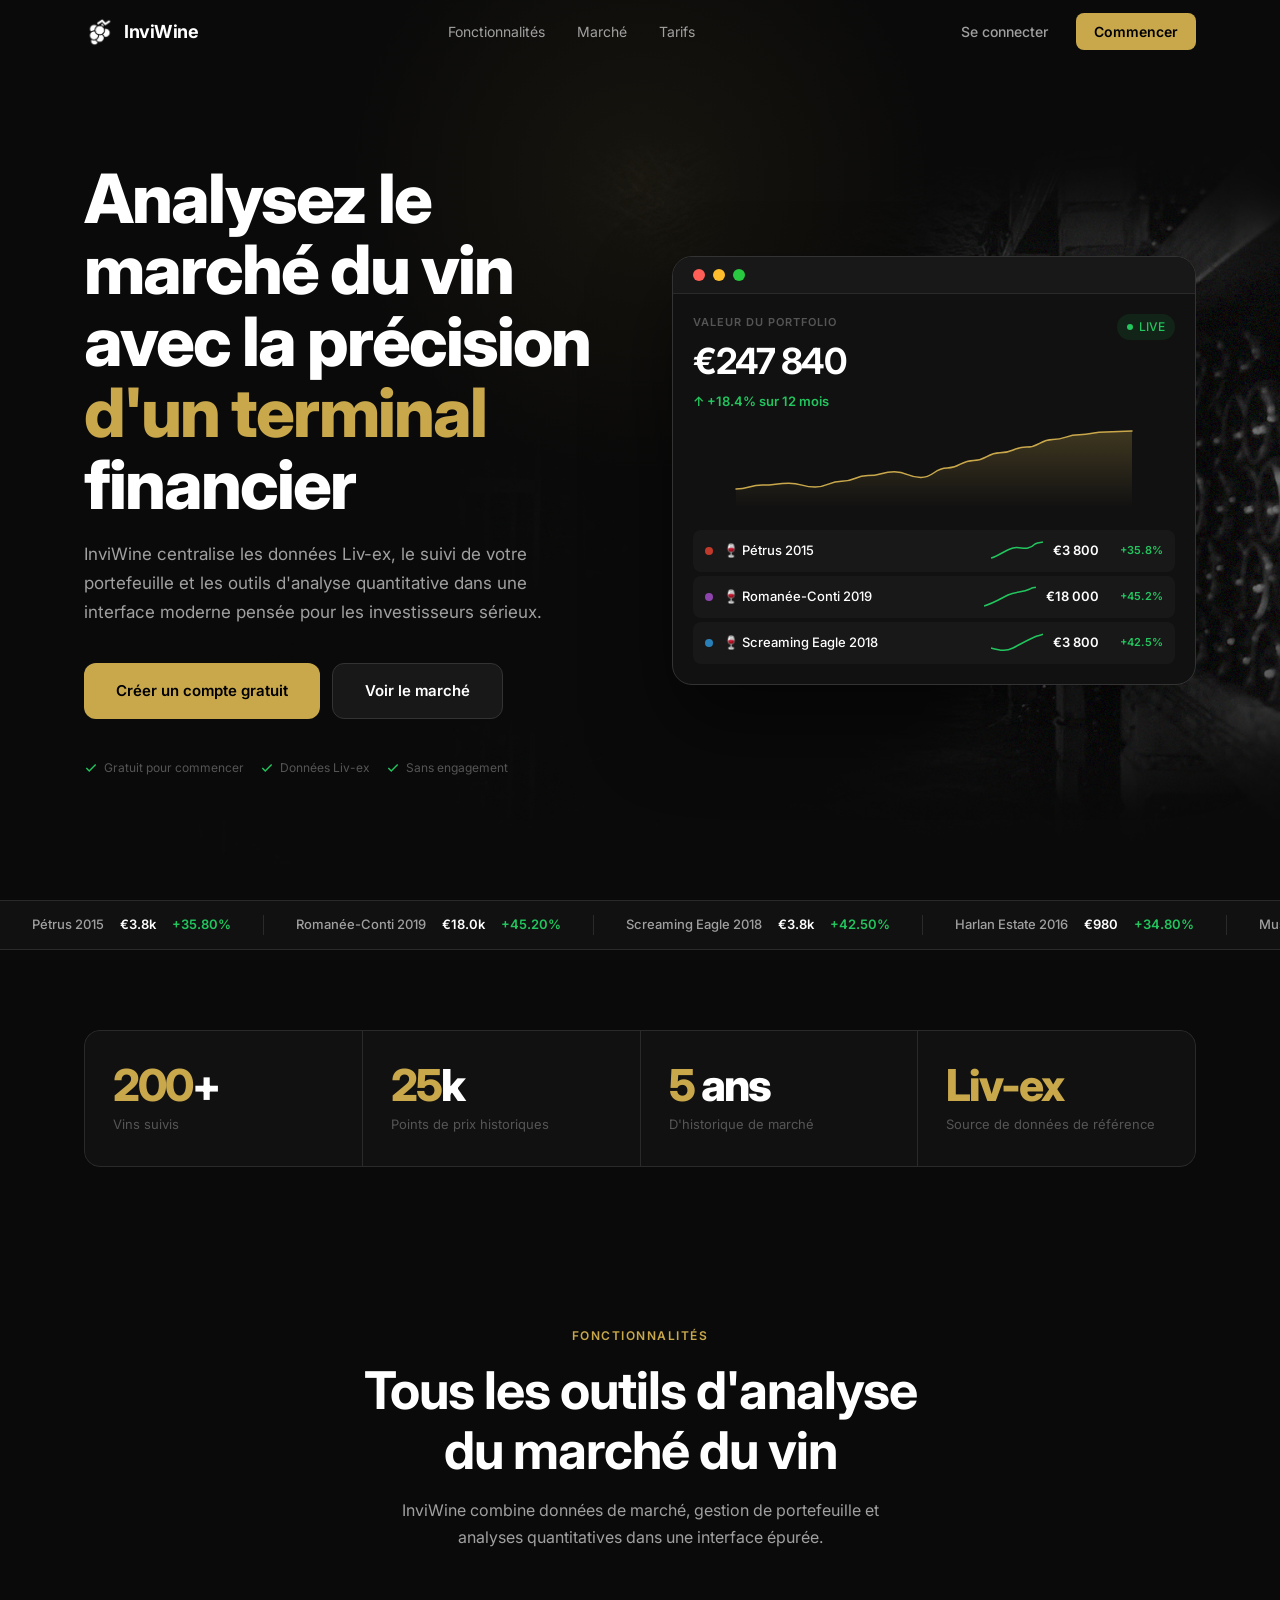
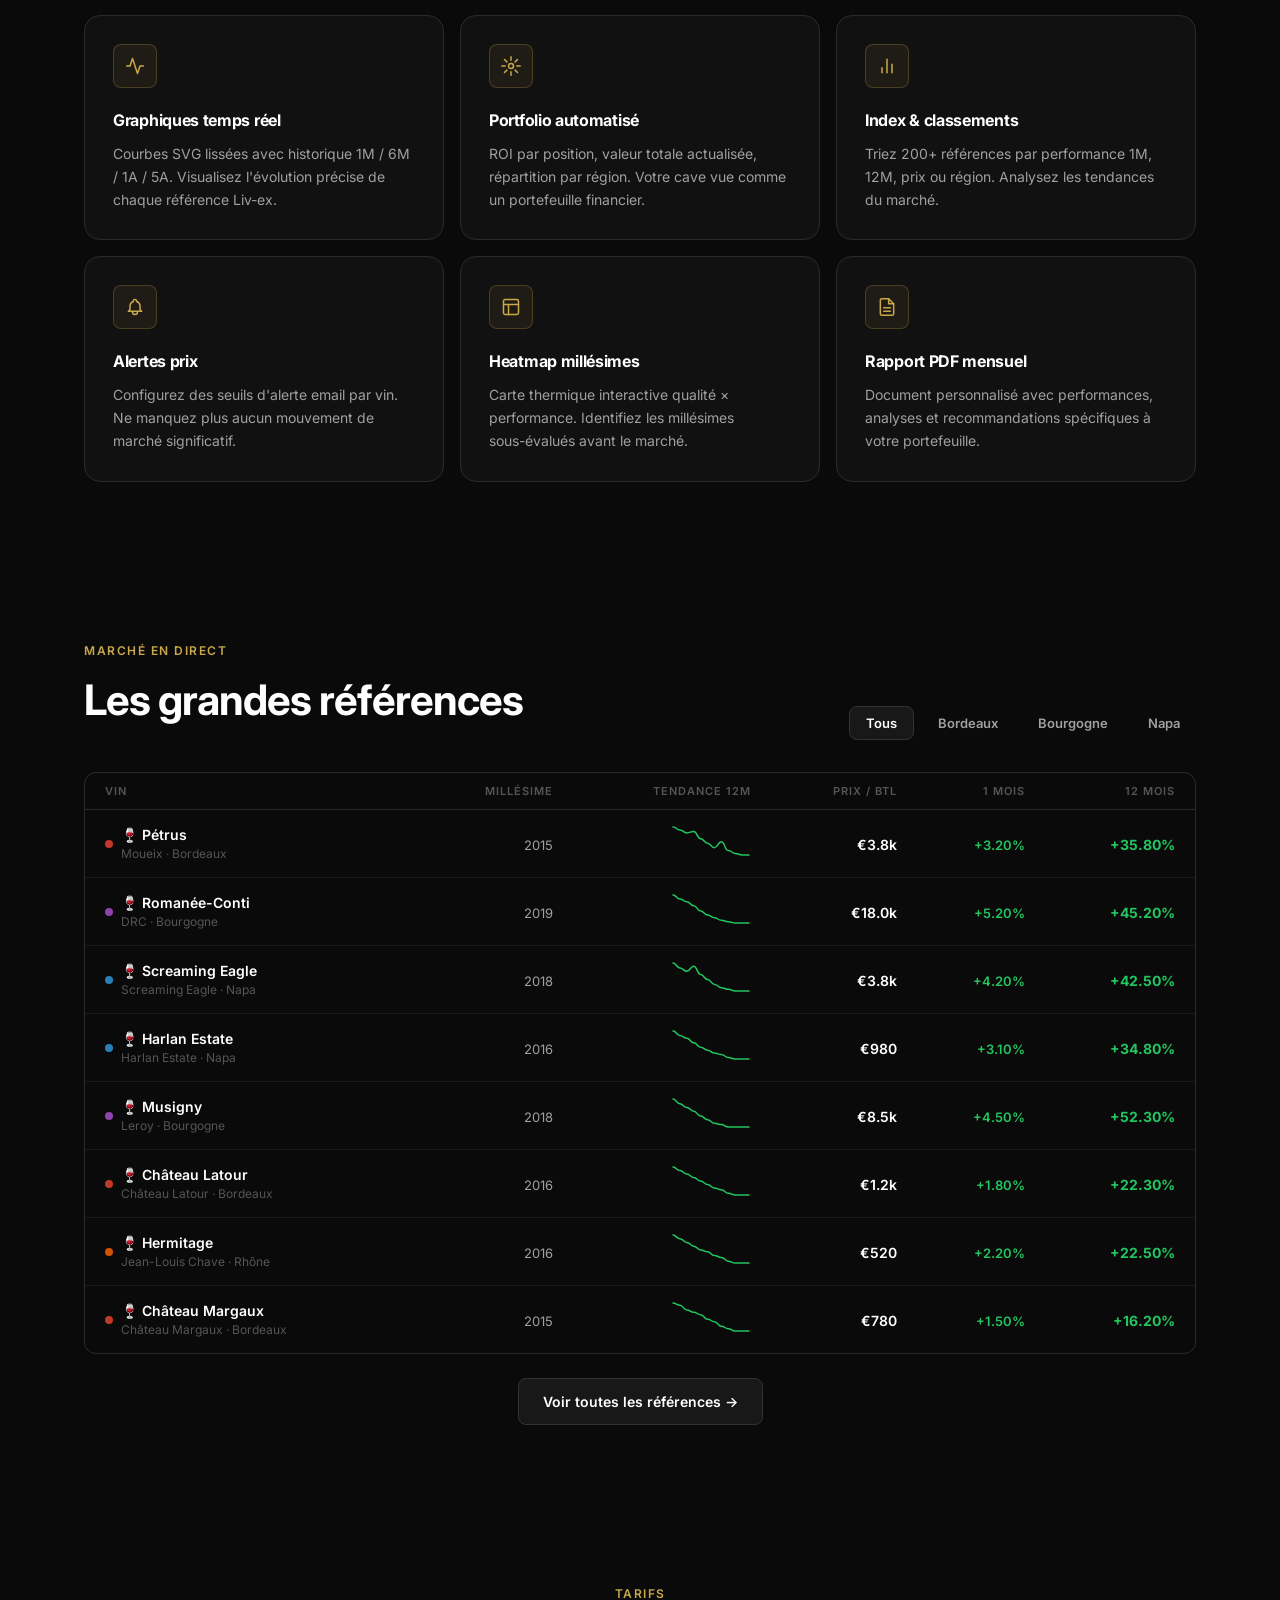
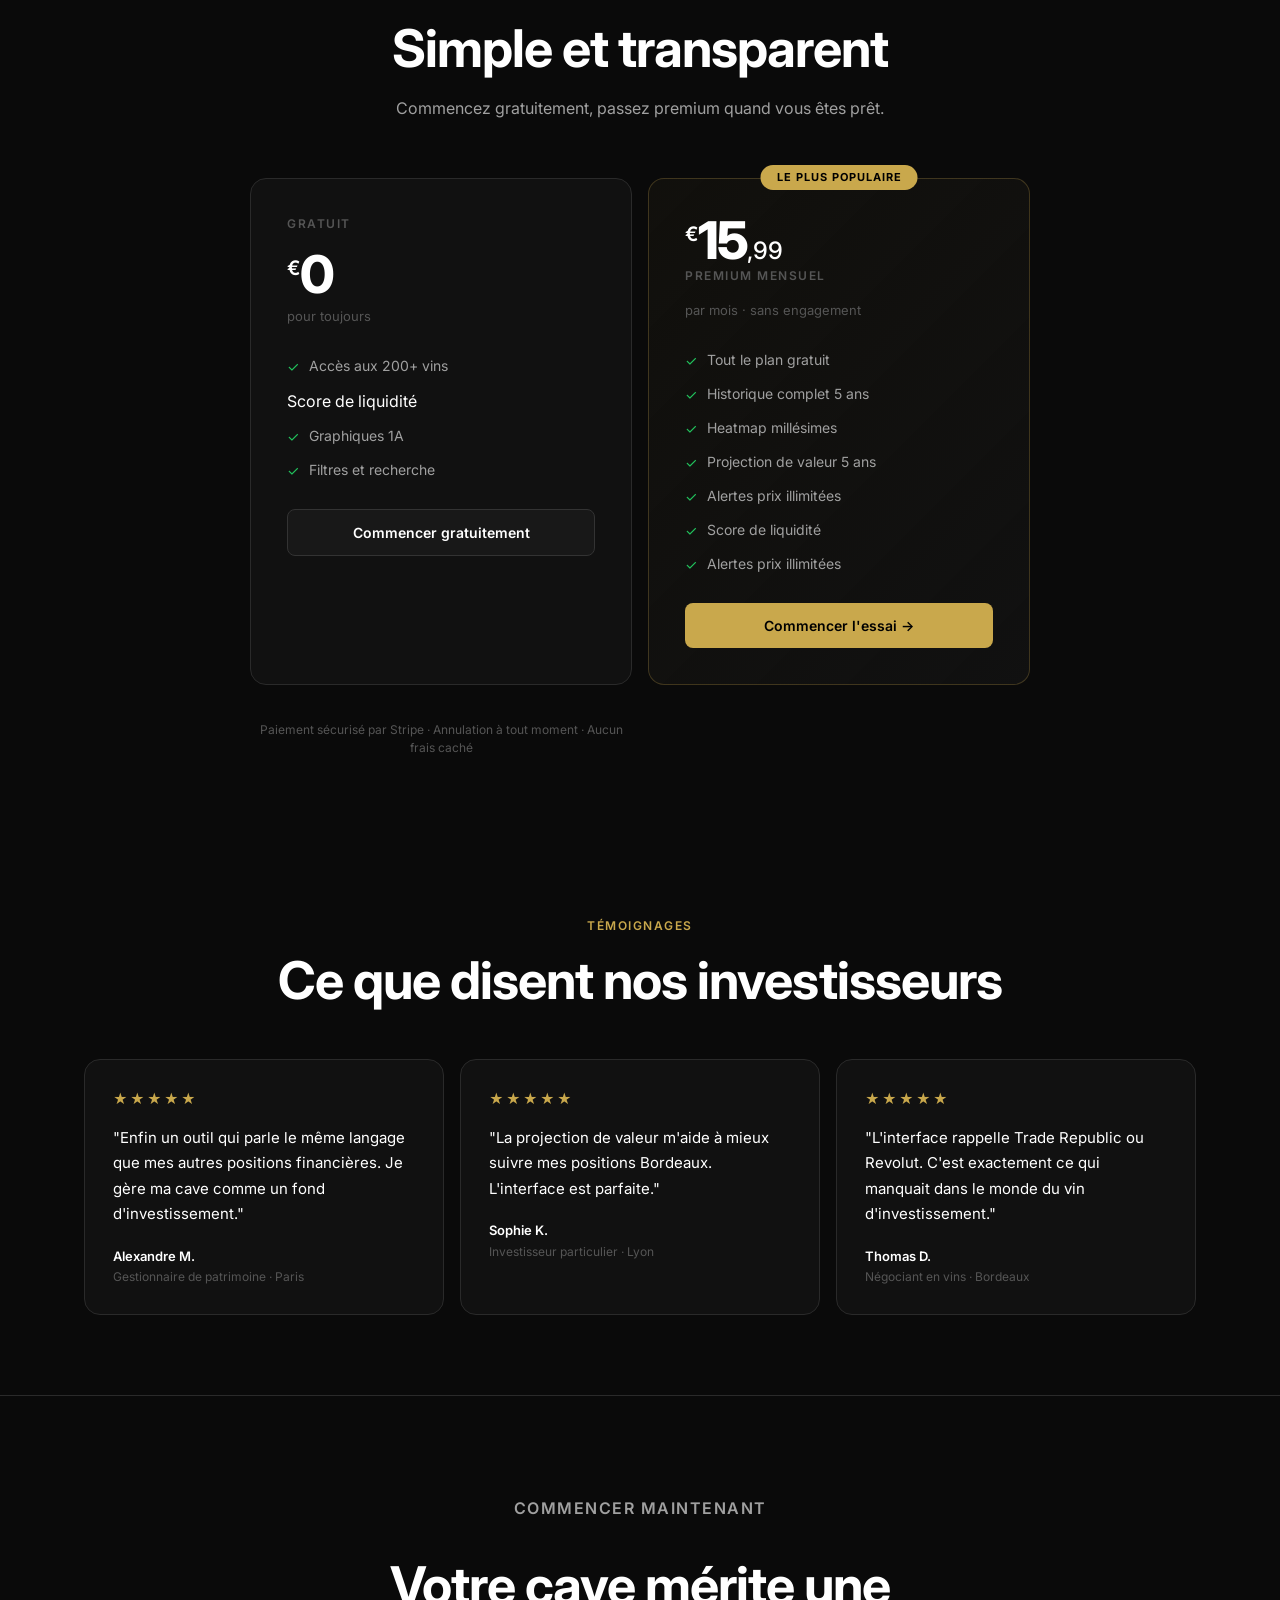
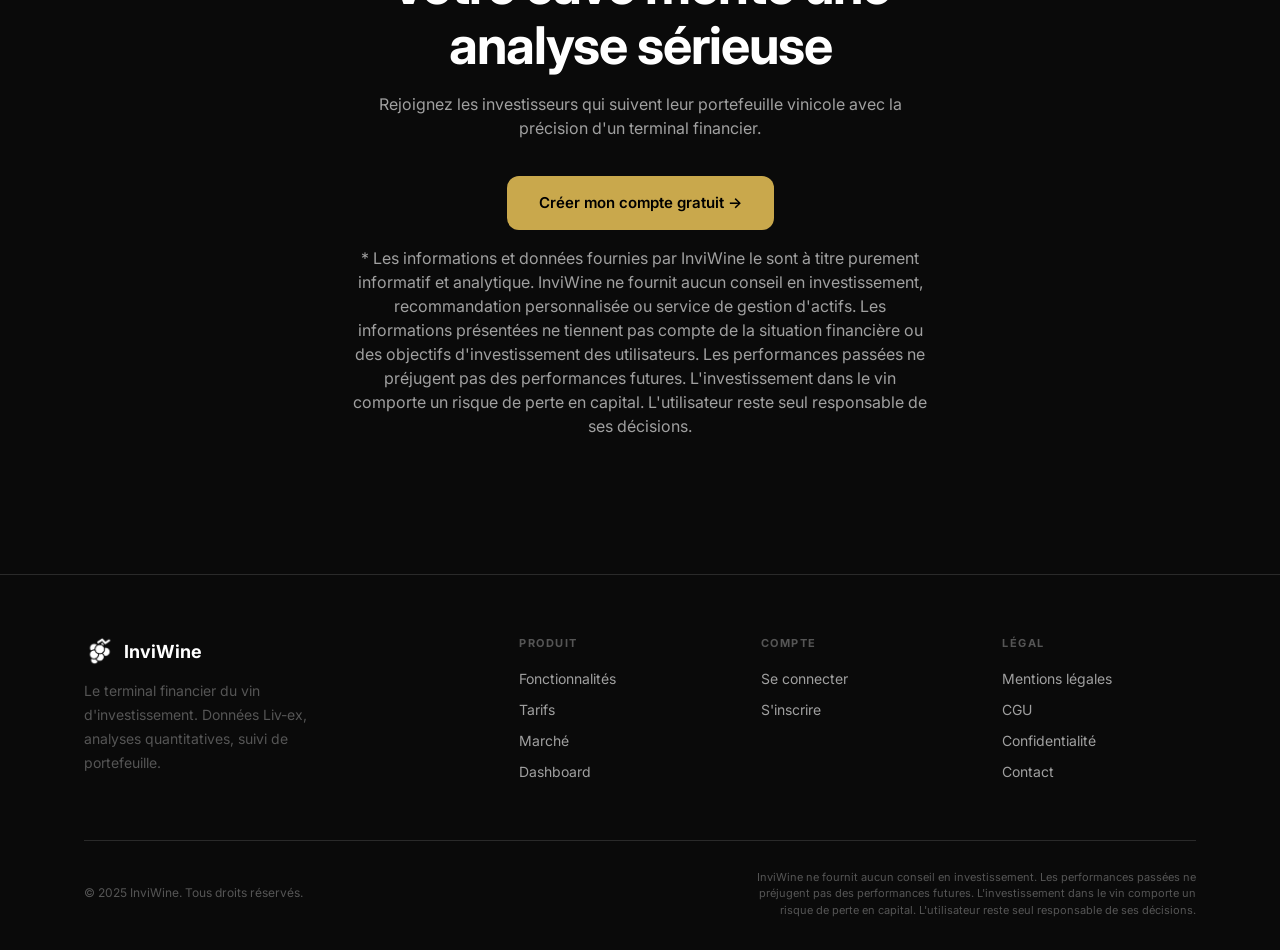
<file: register.html>
<!DOCTYPE html>
<html lang="fr">
<head>
  <meta charset="UTF-8"/>
  <meta name="viewport" content="width=device-width,initial-scale=1.0"/>
  <title>InviWine — Investissement vin</title>
  <link rel="stylesheet" href="css/style.css"/>
    <link rel="icon" href="logo.png" type="image/png"/>
  <style>
    /* HERO */
    .hero {
      
      min-height: 100vh;
      display: flex; align-items: center;
      padding: 120px 0 80px;
      position: relative; overflow: hidden;
      background-image: url('hero-bg.jpg');
      background-size: cover;
      background-position: center right;
      background-repeat: no-repeat;
    }
    
    .hero-glow {
      position: absolute; top: 20%; left: 50%; transform: translate(-50%,-50%);
      width: 600px; height: 600px; border-radius: 50%;
      background: radial-gradient(circle, rgba(201,168,76,0.07) 0%, transparent 70%);
      pointer-events: none;
    }
    .hero-grid {
      display: grid; grid-template-columns: 1fr 1fr;
      gap: 64px; align-items: center;
    }
    .hero-eyebrow {
      display: inline-flex; align-items: center; gap: 8px;
      font-size: 12px; font-weight: 600; letter-spacing: 1px;
      color: var(--gold); background: var(--gold-subtle);
      border: 1px solid var(--gold-border);
      padding: 6px 14px; border-radius: 20px; margin-bottom: 24px;
    }
    .hero-title {
      font-size: clamp(40px, 5.5vw, 68px);
      font-weight: 800; letter-spacing: -2px;
      line-height: 1.05; margin-bottom: 20px;
    }
    .hero-title span { color: var(--gold); }
    .hero-desc {
      font-size: 17px; color: var(--text-2);
      line-height: 1.7; max-width: 480px; margin-bottom: 36px;
    }
    .hero-actions { display: flex; gap: 12px; flex-wrap: wrap; }
    .hero-trust {
      margin-top: 40px; display: flex; align-items: center; gap: 16px;
      font-size: 12px; color: var(--text-3);
    }
    .hero-trust-item { display: flex; align-items: center; gap: 6px; }
    .hero-trust svg { width: 14px; height: 14px; stroke: var(--green); fill: none; stroke-width: 2.5; }

    /* MOCK APP */
    .mock-app {
      background: var(--bg-2);
      border: 1px solid var(--border-2);
      border-radius: 20px;
      overflow: hidden;
      box-shadow: 0 40px 80px rgba(0,0,0,0.5);
    }
    .mock-topbar {
      background: var(--bg-3);
      padding: 12px 20px;
      display: flex; align-items: center; gap: 8px;
      border-bottom: 1px solid var(--border);
    }
    .mock-dot { width: 12px; height: 12px; border-radius: 50%; }
    .mock-body { padding: 20px; }
    .mock-header-row {
      display: flex; justify-content: space-between; align-items: flex-start;
      margin-bottom: 16px;
    }
    .mock-label { font-size: 11px; font-weight: 600; letter-spacing: 1px; text-transform: uppercase; color: var(--text-3); }
    .mock-value { font-size: 36px; font-weight: 700; letter-spacing: -1.5px; margin: 4px 0; }
    .mock-change { font-size: 13px; font-weight: 600; color: var(--green); }
    .mock-chart { margin: 16px 0; }
    .mock-rows { display: flex; flex-direction: column; gap: 1px; }
    .mock-row {
      display: flex; align-items: center;
      padding: 10px 12px;
      background: var(--bg-3); border-radius: 8px;
      gap: 10px;
    }
    .mock-row-dot { width: 8px; height: 8px; border-radius: 50%; flex-shrink: 0; }
    .mock-row-name { flex: 1; font-size: 13px; font-weight: 500; }
    .mock-row-price { font-size: 13px; font-weight: 600; }
    .mock-row-change { font-size: 11px; font-weight: 600; min-width: 54px; text-align: right; }
    .mock-rows-gap { display: flex; flex-direction: column; gap: 4px; }

    /* TICKER */
    .ticker-wrap {
      border-top: 1px solid var(--border); border-bottom: 1px solid var(--border);
      padding: 14px 0; overflow: hidden;
      background: var(--bg-2);
    }
    .ticker-track { display: flex; animation: ticker 28s linear infinite; }
    .ticker-item {
      display: inline-flex; align-items: center; gap: 16px;
      padding: 0 32px; white-space: nowrap;
      font-size: 13px; font-weight: 500;
      border-right: 1px solid var(--border);
    }
    .ticker-name { color: var(--text-2); }
    .ticker-price { color: var(--text); font-weight: 600; }
    @keyframes ticker { from { transform: translateX(0); } to { transform: translateX(-50%); } }

    /* STATS */
    .stats-section { padding: 80px 0; }
    .stats-grid { display: grid; grid-template-columns: repeat(4,1fr); gap: 1px; background: var(--border); border: 1px solid var(--border); border-radius: var(--radius-lg); overflow: hidden; }
    .stats-cell { background: var(--bg-2); padding: 32px 28px; }
    .stats-num { font-size: 44px; font-weight: 800; letter-spacing: -2px; color: var(--text); line-height: 1; }
    .stats-num span { color: var(--gold); }
    .stats-lbl { font-size: 13px; color: var(--text-3); margin-top: 8px; }

    /* FEATURES */
    .features-section { padding: 80px 0; }
    .features-header { text-align: center; margin-bottom: 64px; }
    .features-header .section-desc { margin: 0 auto; }
    .features-grid { display: grid; grid-template-columns: repeat(3,1fr); gap: 16px; }
    .feature-card {
      background: var(--bg-2); border: 1px solid var(--border);
      border-radius: var(--radius-lg); padding: 28px;
      transition: border-color var(--transition), transform var(--transition);
    }
    .feature-card:hover { border-color: var(--border-2); transform: translateY(-4px); }
    .feature-icon {
      width: 44px; height: 44px; border-radius: var(--radius-sm);
      background: var(--gold-subtle); border: 1px solid var(--gold-border);
      display: flex; align-items: center; justify-content: center;
      margin-bottom: 20px;
    }
    .feature-icon svg { width: 20px; height: 20px; stroke: var(--gold); fill: none; stroke-width: 1.8; stroke-linecap: round; stroke-linejoin: round; }
    .feature-title { font-size: 16px; font-weight: 700; margin-bottom: 10px; letter-spacing: -0.3px; }
    .feature-desc { font-size: 14px; color: var(--text-2); line-height: 1.65; }

    /* MARKET PREVIEW */
    .market-section { padding: 80px 0; }

    /* PRICING */
    .pricing-section { padding: 80px 0; }
    .pricing-header { text-align: center; margin-bottom: 56px; }
    .pricing-grid { display: grid; grid-template-columns: 1fr 1fr; gap: 16px; max-width: 780px; margin: 0 auto; }
    .pricing-card {
      background: var(--bg-2); border: 1px solid var(--border);
      border-radius: var(--radius-lg); padding: 36px;
      position: relative; transition: border-color var(--transition);
    }
    .pricing-card.featured { border-color: var(--gold-border); background: linear-gradient(135deg, rgba(201,168,76,0.04), var(--bg-2)); }
    .pricing-card.featured:hover { border-color: var(--gold); }
    .pricing-badge {
      position: absolute; top: -14px; left: 50%; transform: translateX(-50%);
      background: var(--gold); color: #000;
      font-size: 11px; font-weight: 700; letter-spacing: 1px;
      padding: 4px 16px; border-radius: 20px; white-space: nowrap;
    }
    .pricing-name { font-size: 12px; font-weight: 600; letter-spacing: 1.5px; text-transform: uppercase; color: var(--text-3); margin-bottom: 16px; }
    .pricing-amount { font-size: 52px; font-weight: 800; letter-spacing: -2px; line-height: 1; }
    .pricing-amount sup { font-size: 20px; font-weight: 600; vertical-align: super; letter-spacing: 0; }
    .pricing-period { font-size: 13px; color: var(--text-3); margin-top: 6px; margin-bottom: 28px; }
    .pricing-features { display: flex; flex-direction: column; gap: 12px; margin-bottom: 28px; }
    .pricing-feat { display: flex; align-items: flex-start; gap: 10px; font-size: 14px; color: var(--text-2); }
    .pricing-check { color: var(--green); font-size: 14px; flex-shrink: 0; margin-top: 1px; }

    /* TESTIMONIALS */
    .testi-section { padding: 80px 0; }
    .testi-grid { display: grid; grid-template-columns: repeat(3,1fr); gap: 16px; }
    .testi-card { background: var(--bg-2); border: 1px solid var(--border); border-radius: var(--radius-lg); padding: 28px; }
    .testi-stars { color: var(--gold); font-size: 14px; letter-spacing: 2px; margin-bottom: 16px; }
    .testi-text { font-size: 15px; color: var(--text); line-height: 1.7; margin-bottom: 20px; }
    .testi-author { font-size: 13px; font-weight: 600; color: var(--text); }
    .testi-role { font-size: 12px; color: var(--text-3); margin-top: 2px; }

    /* CTA */
    .cta-section {
      padding: 100px 0; text-align: center;
      border-top: 1px solid var(--border);
    }
    .cta-inner { max-width: 580px; margin: 0 auto; }
    .cta-section .section-title { margin-bottom: 16px; }
    .cta-section p { color: var(--text-2); font-size: 16px; margin-bottom: 36px; }
    .cta-note { font-size: 12px; color: var(--text-3); margin-top: 16px; }

    /* FOOTER */
    footer { border-top: 1px solid var(--border); padding: 60px 0 32px; }
    .footer-grid { display: grid; grid-template-columns: 2fr 1fr 1fr 1fr; gap: 48px; margin-bottom: 48px; }
    .footer-brand-name { font-size: 18px; font-weight: 700; margin-bottom: 12px; display: flex; align-items: center; gap: 8px; }
    .footer-brand-name .nav-logo-dot { display: inline-block; }
    .footer-brand-desc { font-size: 14px; color: var(--text-3); line-height: 1.7; max-width: 240px; }
    .footer-col h4 { font-size: 11px; font-weight: 700; letter-spacing: 1.5px; text-transform: uppercase; color: var(--text-3); margin-bottom: 16px; }
    .footer-col a { display: block; font-size: 14px; color: var(--text-2); margin-bottom: 10px; transition: color var(--transition); }
    .footer-col a:hover { color: var(--text); }
    .footer-bottom { display: flex; justify-content: space-between; align-items: center; padding-top: 28px; border-top: 1px solid var(--border); }
    .footer-copy { font-size: 12px; color: var(--text-3); }
    .footer-disclaimer { font-size: 11px; color: var(--text-3); max-width: 440px; text-align: right; line-height: 1.5; }

    @media (max-width: 900px) {
      .hero-grid { grid-template-columns: 1fr; }
      .mock-app { display: none; }
      .features-grid { grid-template-columns: 1fr 1fr; }
      .stats-grid { grid-template-columns: 1fr 1fr; }
      .pricing-grid { grid-template-columns: 1fr; max-width: 400px; }
      .testi-grid { grid-template-columns: 1fr; }
      .footer-grid { grid-template-columns: 1fr 1fr; }
    }
    @media (max-width: 600px) {
      .features-grid { grid-template-columns: 1fr; }
      .hero-title { font-size: 38px; }
    }
  </style>
</head>
<body>

<!-- NAV -->
<nav class="nav" id="nav">
  <div class="nav-inner">
    <a href="/" class="nav-logo"><span class="nav-logo-dot"></span>InviWine</a>
    <div class="nav-links">
      <a href="fonctionnalites.html">Fonctionnalités</a>
      <a href="marche.html">Marché</a>
      <a href="tarifs.html">Tarifs</a>
    </div>
    <div class="nav-actions">
      <a href="login.html" class="nav-signin">Se connecter</a>
      <a href="signup.html" class="nav-signup">Commencer</a>
    </div>
  </div>
</nav>

<!-- HERO -->
<section class="hero">
  <div class="hero-glow"></div>
  <div class="container">
    <div class="hero-grid">
      <div>
                <h1 class="hero-title reveal reveal-d1">
          Analysez le marché du vin<br>avec la précision<br><span>d'un terminal</span><br>financier
        </h1>
        <p class="hero-desc reveal reveal-d2">
          InviWine centralise les données Liv-ex, le suivi de votre portefeuille et les outils d'analyse quantitative dans une interface moderne pensée pour les investisseurs sérieux.
        </p>
        <div class="hero-actions reveal reveal-d3">
          <a href="signup.html" class="btn btn-primary btn-lg">Créer un compte gratuit</a>
          <a href="marche.html" class="btn btn-secondary btn-lg">Voir le marché</a>
        </div>
        <div class="hero-trust reveal reveal-d4">
          <div class="hero-trust-item">
            <svg viewBox="0 0 24 24"><path d="M20 6L9 17l-5-5"/></svg>
            Gratuit pour commencer
          </div>
          <div class="hero-trust-item">
            <svg viewBox="0 0 24 24"><path d="M20 6L9 17l-5-5"/></svg>
            Données Liv-ex
          </div>
          <div class="hero-trust-item">
            <svg viewBox="0 0 24 24"><path d="M20 6L9 17l-5-5"/></svg>
            Sans engagement
          </div>
        </div>
      </div>

      <!-- MOCK APP -->
      <div class="mock-app reveal reveal-d2">
        <div class="mock-topbar">
          <div class="mock-dot" style="background:#ff5f57"></div>
          <div class="mock-dot" style="background:#ffbd2e"></div>
          <div class="mock-dot" style="background:#28c840"></div>
        </div>
        <div class="mock-body">
          <div class="mock-header-row">
            <div>
              <div class="mock-label">Valeur du portfolio</div>
              <div class="mock-value">€247 840</div>
              <div class="mock-change">↑ +18.4% sur 12 mois</div>
            </div>
            <span class="badge badge-green live-pill">LIVE</span>
          </div>
          <div class="mock-chart">
            <svg id="mockChart" width="100%" height="80" viewBox="0 0 400 80" style="overflow:visible"></svg>
          </div>
          <div class="mock-rows-gap">
            <div class="mock-row">
              <div class="mock-row-dot" style="background:#C0392B"></div>
              <div class="mock-row-name">🍷 Pétrus 2015</div>
              <svg width="52" height="22"><path d="M0,18 C8,16 14,10 22,8 C30,6 36,12 44,4 C48,2 50,3 52,2" stroke="#22C55E" stroke-width="1.5" fill="none"/></svg>
              <div class="mock-row-price">€3 800</div>
              <div class="mock-row-change up">+35.8%</div>
            </div>
            <div class="mock-row">
              <div class="mock-row-dot" style="background:#8E44AD"></div>
              <div class="mock-row-name">🍷 Romanée-Conti 2019</div>
              <svg width="52" height="22"><path d="M0,20 C10,17 16,13 24,9 C32,5 38,7 46,3 C49,1 51,2 52,1" stroke="#22C55E" stroke-width="1.5" fill="none"/></svg>
              <div class="mock-row-price">€18 000</div>
              <div class="mock-row-change up">+45.2%</div>
            </div>
            <div class="mock-row">
              <div class="mock-row-dot" style="background:#2980B9"></div>
              <div class="mock-row-name">🍷 Screaming Eagle 2018</div>
              <svg width="52" height="22"><path d="M0,16 C8,18 14,20 22,16 C30,12 38,7 46,4 C49,3 51,3 52,2" stroke="#22C55E" stroke-width="1.5" fill="none"/></svg>
              <div class="mock-row-price">€3 800</div>
              <div class="mock-row-change up">+42.5%</div>
            </div>
          </div>
        </div>
      </div>
    </div>
  </div>
</section>

<!-- TICKER -->
<div class="ticker-wrap">
  <div class="ticker-track" id="ticker"></div>
</div>

<!-- STATS -->
<section class="stats-section">
  <div class="container">
    <div class="stats-grid">
      <div class="stats-cell reveal"><div class="stats-num"><span>200</span>+</div><div class="stats-lbl">Vins suivis</div></div>
      <div class="stats-cell reveal reveal-d1"><div class="stats-num"><span>25</span>k</div><div class="stats-lbl">Points de prix historiques</div></div>
      <div class="stats-cell reveal reveal-d2"><div class="stats-num"><span>5</span> ans</div><div class="stats-lbl">D'historique de marché</div></div>
      <div class="stats-cell reveal reveal-d3"><div class="stats-num"><span>Liv-ex</span></div><div class="stats-lbl">Source de données de référence</div></div>
    </div>
  </div>
</section>

<!-- FEATURES -->
<section class="features-section" id="features">
  <div class="container">
    <div class="features-header">
      <p class="section-label reveal">Fonctionnalités</p>
      <h2 class="section-title reveal">Tous les outils d'analyse<br>du marché du vin</h2>
      <p class="section-desc reveal">InviWine combine données de marché, gestion de portefeuille et analyses quantitatives dans une interface épurée.</p>
    </div>
    <div class="features-grid">
      <div class="feature-card reveal">
        <div class="feature-icon"><svg viewBox="0 0 24 24"><polyline points="22,12 18,12 15,21 9,3 6,12 2,12"/></svg></div>
        <div class="feature-title">Graphiques temps réel</div>
        <div class="feature-desc">Courbes SVG lissées avec historique 1M / 6M / 1A / 5A. Visualisez l'évolution précise de chaque référence Liv-ex.</div>
      </div>
      <div class="feature-card reveal reveal-d1">
        <div class="feature-icon"><svg viewBox="0 0 24 24"><circle cx="12" cy="12" r="3"/><path d="M12 1v4M12 19v4M4.22 4.22l2.83 2.83M16.95 16.95l2.83 2.83M1 12h4M19 12h4M4.22 19.78l2.83-2.83M16.95 7.05l2.83-2.83"/></svg></div>
        <div class="feature-title">Portfolio automatisé</div>
        <div class="feature-desc">ROI par position, valeur totale actualisée, répartition par région. Votre cave vue comme un portefeuille financier.</div>
      </div>
      <div class="feature-card reveal reveal-d2">
        <div class="feature-icon"><svg viewBox="0 0 24 24"><path d="M18 20V10M12 20V4M6 20v-6"/></svg></div>
        <div class="feature-title">Index & classements</div>
        <div class="feature-desc">Triez 200+ références par performance 1M, 12M, prix ou région. Analysez les tendances du marché.</div>
      </div>
      <div class="feature-card reveal">
        <div class="feature-icon"><svg viewBox="0 0 24 24"><path d="M15 17h5l-1.405-1.405A2.032 2.032 0 0118 14.158V11a6.002 6.002 0 00-4-5.659V5a2 2 0 10-4 0v.341C7.67 6.165 6 8.388 6 11v3.159c0 .538-.214 1.055-.595 1.436L4 17h5m6 0v1a3 3 0 11-6 0v-1m6 0H9"/></svg></div>
        <div class="feature-title">Alertes prix</div>
        <div class="feature-desc">Configurez des seuils d'alerte email par vin. Ne manquez plus aucun mouvement de marché significatif.</div>
      </div>
      <div class="feature-card reveal reveal-d1">
        <div class="feature-icon"><svg viewBox="0 0 24 24"><rect x="3" y="3" width="18" height="18" rx="2"/><path d="M3 9h18M9 21V9"/></svg></div>
        <div class="feature-title">Heatmap millésimes</div>
        <div class="feature-desc">Carte thermique interactive qualité × performance. Identifiez les millésimes sous-évalués avant le marché.</div>
      </div>
      <div class="feature-card reveal reveal-d2">
        <div class="feature-icon"><svg viewBox="0 0 24 24"><path d="M14 2H6a2 2 0 00-2 2v16a2 2 0 002 2h12a2 2 0 002-2V8z"/><polyline points="14 2 14 8 20 8"/><line x1="16" y1="13" x2="8" y2="13"/><line x1="16" y1="17" x2="8" y2="17"/></svg></div>
        <div class="feature-title">Rapport PDF mensuel</div>
        <div class="feature-desc">Document personnalisé avec performances, analyses et recommandations spécifiques à votre portefeuille.</div>
      </div>
    </div>
  </div>
</section>

<!-- MARKET PREVIEW -->
<section class="market-section" id="market">
  <div class="container">
    <div style="display:flex;justify-content:space-between;align-items:flex-end;margin-bottom:32px;flex-wrap:wrap;gap:16px">
      <div>
        <p class="section-label reveal">Marché en direct</p>
        <h2 class="section-title reveal" style="font-size:clamp(28px,4vw,42px)">Les grandes références</h2>
      </div>
      <div style="display:flex;gap:8px;" class="reveal">
        <button class="btn btn-secondary" onclick="filterWines('all',this)" style="font-size:13px;padding:8px 16px;" id="f-all">Tous</button>
        <button class="btn btn-ghost" onclick="filterWines('Bordeaux',this)" style="font-size:13px;padding:8px 16px;" id="f-Bordeaux">Bordeaux</button>
        <button class="btn btn-ghost" onclick="filterWines('Bourgogne',this)" style="font-size:13px;padding:8px 16px;" id="f-Bourgogne">Bourgogne</button>
        <button class="btn btn-ghost" onclick="filterWines('Napa',this)" style="font-size:13px;padding:8px 16px;" id="f-Napa">Napa</button>
      </div>
    </div>
    <div class="table-wrap reveal">
      <table class="data-table">
        <thead>
          <tr>
            <th>VIN</th>
            <th>MILLÉSIME</th>
            <th>TENDANCE 12M</th>
            <th>PRIX / BTL</th>
            <th>1 MOIS</th>
            <th>12 MOIS</th>
          </tr>
        </thead>
        <tbody id="marketTableBody"></tbody>
      </table>
    </div>
    <div style="text-align:center;margin-top:24px">
      <a href="marche.html" class="btn btn-secondary">Voir toutes les références →</a>
    </div>
  </div>
</section>

<!-- PRICING -->
<section class="pricing-section" id="pricing">
  <div class="container">
    <div class="pricing-header">
      <p class="section-label reveal">Tarifs</p>
      <h2 class="section-title reveal">Simple et transparent</h2>
      <p class="section-desc reveal" style="margin:0 auto">Commencez gratuitement, passez premium quand vous êtes prêt.</p>
    </div>
    <div class="pricing-grid">
      <!-- Free -->
      <div class="pricing-card reveal">
        <div class="pricing-name">Gratuit</div>
        <div class="pricing-amount"><sup>€</sup>0</div>
        <div class="pricing-period">pour toujours</div>
        <div class="pricing-features">
          <div class="pricing-feat"><span class="pricing-check">✓</span>Accès aux 200+ vins</div>
Score de liquidité          <div class="pricing-feat"><span class="pricing-check">✓</span>Graphiques 1A</div>
          <div class="pricing-feat"><span class="pricing-check">✓</span>Filtres et recherche</div>
        </div>
        <a href="signup.html" class="btn btn-secondary btn-full">Commencer gratuitement</a>
      </div>
      <!-- Premium -->
      <div class="pricing-card featured reveal reveal-d1">
        <div class="pricing-badge">LE PLUS POPULAIRE</div>
                  <div class="pricing-amount"><sup>€</sup>15<span style="font-size:24px;font-weight:500;letter-spacing:0">,99</span></div>
        <div class="pricing-name">Premium Mensuel</div>
      
        <div class="pricing-period">par mois · sans engagement</div>
        <div class="pricing-features">
          <div class="pricing-feat"><span class="pricing-check">✓</span>Tout le plan gratuit</div>
          <div class="pricing-feat"><span class="pricing-check">✓</span>Historique complet 5 ans</div>
          <div class="pricing-feat"><span class="pricing-check">✓</span>Heatmap millésimes</div>
          <div class="pricing-feat"><span class="pricing-check">✓</span>Projection de valeur 5 ans</div>
          <div class="pricing-feat"><span class="pricing-check">✓</span>Alertes prix illimitées</div>
          <div class="pricing-feat"><span class="pricing-check">✓</span>Score de liquidité</div>
      
          <div class="pricing-feat"><span class="pricing-check">✓</span>Alertes prix illimitées</div>
        </div>
        <a href="signup.html" class="btn btn-primary btn-full">Commencer l'essai →</a>
    
    </div>
    <p style="text-align:center;font-size:12px;color:var(--text-3);margin-top:20px">Paiement sécurisé par Stripe · Annulation à tout moment · Aucun frais caché</p>
  </div>
</section>

<!-- TESTIMONIALS -->
<section class="testi-section">
  <div class="container">
    <div style="text-align:center;margin-bottom:48px">
      <p class="section-label reveal">Témoignages</p>
      <h2 class="section-title reveal">Ce que disent nos investisseurs</h2>
    </div>
    <div class="testi-grid">
      <div class="testi-card reveal">
        <div class="testi-stars">★★★★★</div>
        <div class="testi-text">"Enfin un outil qui parle le même langage que mes autres positions financières. Je gère ma cave comme un fond d'investissement."</div>
        <div class="testi-author">Alexandre M.</div>
        <div class="testi-role">Gestionnaire de patrimoine · Paris</div>
      </div>
      <div class="testi-card reveal reveal-d1">
        <div class="testi-stars">★★★★★</div>
        <div class="testi-text">"La projection de valeur m'aide à mieux suivre mes positions Bordeaux. L'interface est parfaite."</div>
        <div class="testi-author">Sophie K.</div>
        <div class="testi-role">Investisseur particulier · Lyon</div>
      </div>
      <div class="testi-card reveal reveal-d2">
        <div class="testi-stars">★★★★★</div>
        <div class="testi-text">"L'interface rappelle Trade Republic ou Revolut. C'est exactement ce qui manquait dans le monde du vin d'investissement."</div>
        <div class="testi-author">Thomas D.</div>
        <div class="testi-role">Négociant en vins · Bordeaux</div>
      </div>
    </div>
  </div>
</section>

<!-- CTA -->
<section class="cta-section">
  <div class="container">
    <div class="cta-inner">
      <p class="section-label reveal">Commencer maintenant</p>
      <h2 class="section-title reveal">Votre cave mérite une analyse sérieuse</h2>
      <p class="reveal">Rejoignez les investisseurs qui suivent leur portefeuille vinicole avec la précision d'un terminal financier.</p>
      <div class="reveal">
        <a href="signup.html" class="btn btn-primary btn-lg">Créer mon compte gratuit →</a>
      </div>
      <p class="cta-note reveal">* Les informations et données fournies par InviWine le sont à titre purement informatif et analytique. InviWine ne fournit aucun conseil en investissement, recommandation personnalisée ou service de gestion d'actifs. Les informations présentées ne tiennent pas compte de la situation financière ou des objectifs d'investissement des utilisateurs. Les performances passées ne préjugent pas des performances futures. L'investissement dans le vin comporte un risque de perte en capital. L'utilisateur reste seul responsable de ses décisions.</p>
    </div>
  </div>
</section>

<!-- FOOTER -->
<footer>
  <div class="container">
    <div class="footer-grid">
      <div>
        <div class="footer-brand-name"><span class="nav-logo-dot"></span>InviWine</div>
        <div class="footer-brand-desc">Le terminal financier du vin d'investissement. Données Liv-ex, analyses quantitatives, suivi de portefeuille.</div>
      </div>
      <div class="footer-col">
        <h4>Produit</h4>
        <a href="#features">Fonctionnalités</a>
        <a href="tarifs.html">Tarifs</a>
        <a href="#market">Marché</a>
        <a href="dashboard.html">Dashboard</a>
      </div>
      <div class="footer-col">
        <h4>Compte</h4>
        <a href="login.html">Se connecter</a>
        <a href="signup.html">S'inscrire</a>
      </div>
      <div class="footer-col">
        <h4>Légal</h4>
        <a href="mentions-legales.html">Mentions légales</a>
        <a href="#">CGU</a>
        <a href="#">Confidentialité</a>
        <a href="#">Contact</a>
      </div>
    </div>
    <div class="footer-bottom">
      <span class="footer-copy">© 2025 InviWine. Tous droits réservés.</span>
      <span class="footer-disclaimer">InviWine ne fournit aucun conseil en investissement. Les performances passées ne préjugent pas des performances futures. L'investissement dans le vin comporte un risque de perte en capital. L'utilisateur reste seul responsable de ses décisions.</span>
    </div>
  </div>
</footer>

<script src="js/core.js"></script>
<script>
IW.initNavScroll();
IW.initReveal();

// TICKER
const ticker = document.getElementById('ticker');
const tickData = IW.WINES.slice(0, 10);
const html = [...tickData, ...tickData].map(w =>
  `<div class="ticker-item">
    <span class="ticker-name">${w.name} ${w.vintage}</span>
    <span class="ticker-price">${IW.fmtEur(w.current_price)}</span>
    <span class="${w.change_1y >= 0 ? 'up' : 'down'}" style="font-weight:600;font-size:13px">${IW.fmtPct(w.change_1y)}</span>
  </div>`
).join('');
ticker.innerHTML = html;

// MOCK CHART
(function() {
  const pts = [62,58,56,60,54,48,44,50,40,32,24,18,10,5,2,1];
  const n = pts.length, W = 400, H = 80, pad = 2;
  const toX = i => pad + (i/(n-1))*(W-pad*2);
  const toY = v => pad + (H-pad*2) - ((80-v)/80)*(H-pad*2);
  let line = `M ${toX(0)} ${toY(pts[0])}`, area = line;
  for (let i=1;i<n;i++){
    const cpx=(toX(i-1)+toX(i))/2;
    const seg=` C ${cpx} ${toY(pts[i-1])} ${cpx} ${toY(pts[i])} ${toX(i)} ${toY(pts[i])}`;
    line+=seg; area+=seg;
  }
  area += ` L ${toX(n-1)} ${H} L ${toX(0)} ${H} Z`;
  const svg = document.getElementById('mockChart');
  svg.innerHTML = `<defs><linearGradient id="mg" x1="0" y1="0" x2="0" y2="1">
    <stop offset="0%" stop-color="#C9A84C" stop-opacity="0.25"/>
    <stop offset="100%" stop-color="#C9A84C" stop-opacity="0"/>
  </linearGradient></defs>
  <path d="${area}" fill="url(#mg)"/>
  <path d="${line}" stroke="#C9A84C" stroke-width="1.5" fill="none" stroke-linecap="round"/>`;
})();

// MARKET TABLE
let currentFilter = 'all';
function filterWines(f, btn) {
  currentFilter = f;
  document.querySelectorAll('[id^="f-"]').forEach(b => {
    b.className = b.id === `f-${f}` || (f === 'all' && b.id === 'f-all') ? 'btn btn-secondary' : 'btn btn-ghost';
    b.style.fontSize = '13px'; b.style.padding = '8px 16px';
  });
  renderMarket();
}
// Emoji par type de vin
  function getWineEmoji(w) {
    const name = (w.name + ' ' + (w.region || '')).toLowerCase();
    if (name.includes('champagne') || name.includes('bollinger') || name.includes('krug') || name.includes('dom pérignon') || name.includes('dom perignon') || name.includes('ruinart') || name.includes('perrier')) return '🥂';
    if (name.includes('whisky') || name.includes('whiskey') || name.includes('bourbon') || name.includes('scotch')) return '🥃';
    if (name.includes('cognac') || name.includes('armagnac') || name.includes('brandy')) return '🥃';
    if (name.includes('porto') || name.includes('port') || name.includes('sherry') || name.includes('madeira')) return '🍾';
    return '🍷';
  }
  
  function renderMarket() {
  const wines = currentFilter === 'all' ? IW.WINES : IW.WINES.filter(w => w.region === currentFilter);
  const tbody = document.getElementById('marketTableBody');
  tbody.innerHTML = wines.slice(0,8).map(w => {
    const up = w.change_1y >= 0;
    const color = IW.REGION_COLORS[w.region] || IW.REGION_COLORS.Autres;
    const sparkId = `sp-${w.id}`;
    return `<tr style="cursor:pointer" onclick="window.location='marche.html'">
      <td>
        <div style="display:flex;align-items:center;gap:0">
          <span class="region-dot" style="background:${color}"></span>
          <div>
            <div style="font-weight:600;font-size:14px">${getWineEmoji(w)} ${w.name}</div>
            <div style="font-size:12px;color:var(--text-3)">${w.producer} · ${w.region}</div>
          </div>
        </div>
      </td>
      <td><span style="font-size:13px;color:var(--text-2)">${w.vintage}</span></td>
      <td><span id="${sparkId}" class="sparkline"></span></td>
      <td><span style="font-weight:600;font-size:14px">${IW.fmtEur(w.current_price)}</span></td>
      <td><span class="${up?'up':'down'}" style="font-weight:600;font-size:13px">${IW.fmtPct(w.change_1m)}</span></td>
      <td><span class="${up?'up':'down'}" style="font-weight:700;font-size:14px">${IW.fmtPct(w.change_1y)}</span></td>
    </tr>`;
  }).join('');
  wines.slice(0,8).forEach(w => {
    const el = document.getElementById(`sp-${w.id}`);
    if (el) IW.drawSparkline(el, w.spark, w.change_1y >= 0);
  });
}
renderMarket();
</script>
</body>
</html>
</file>
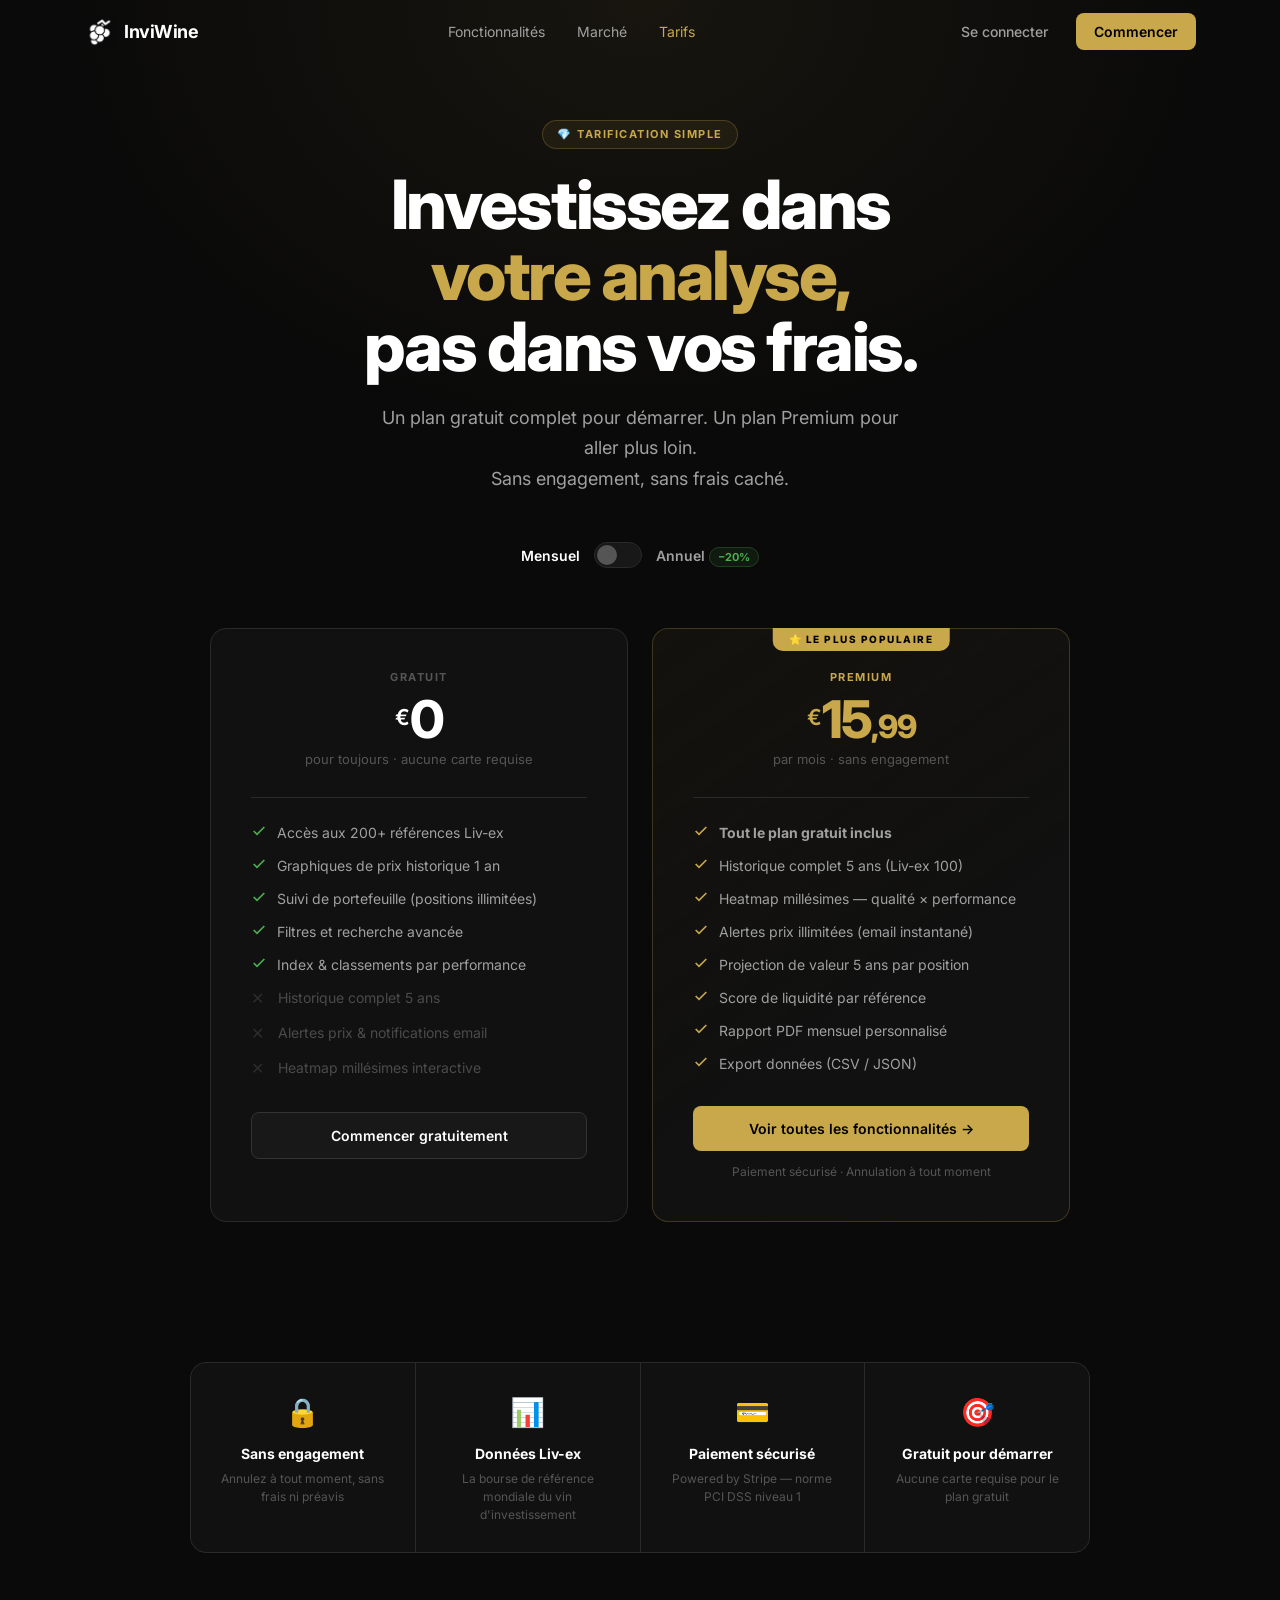
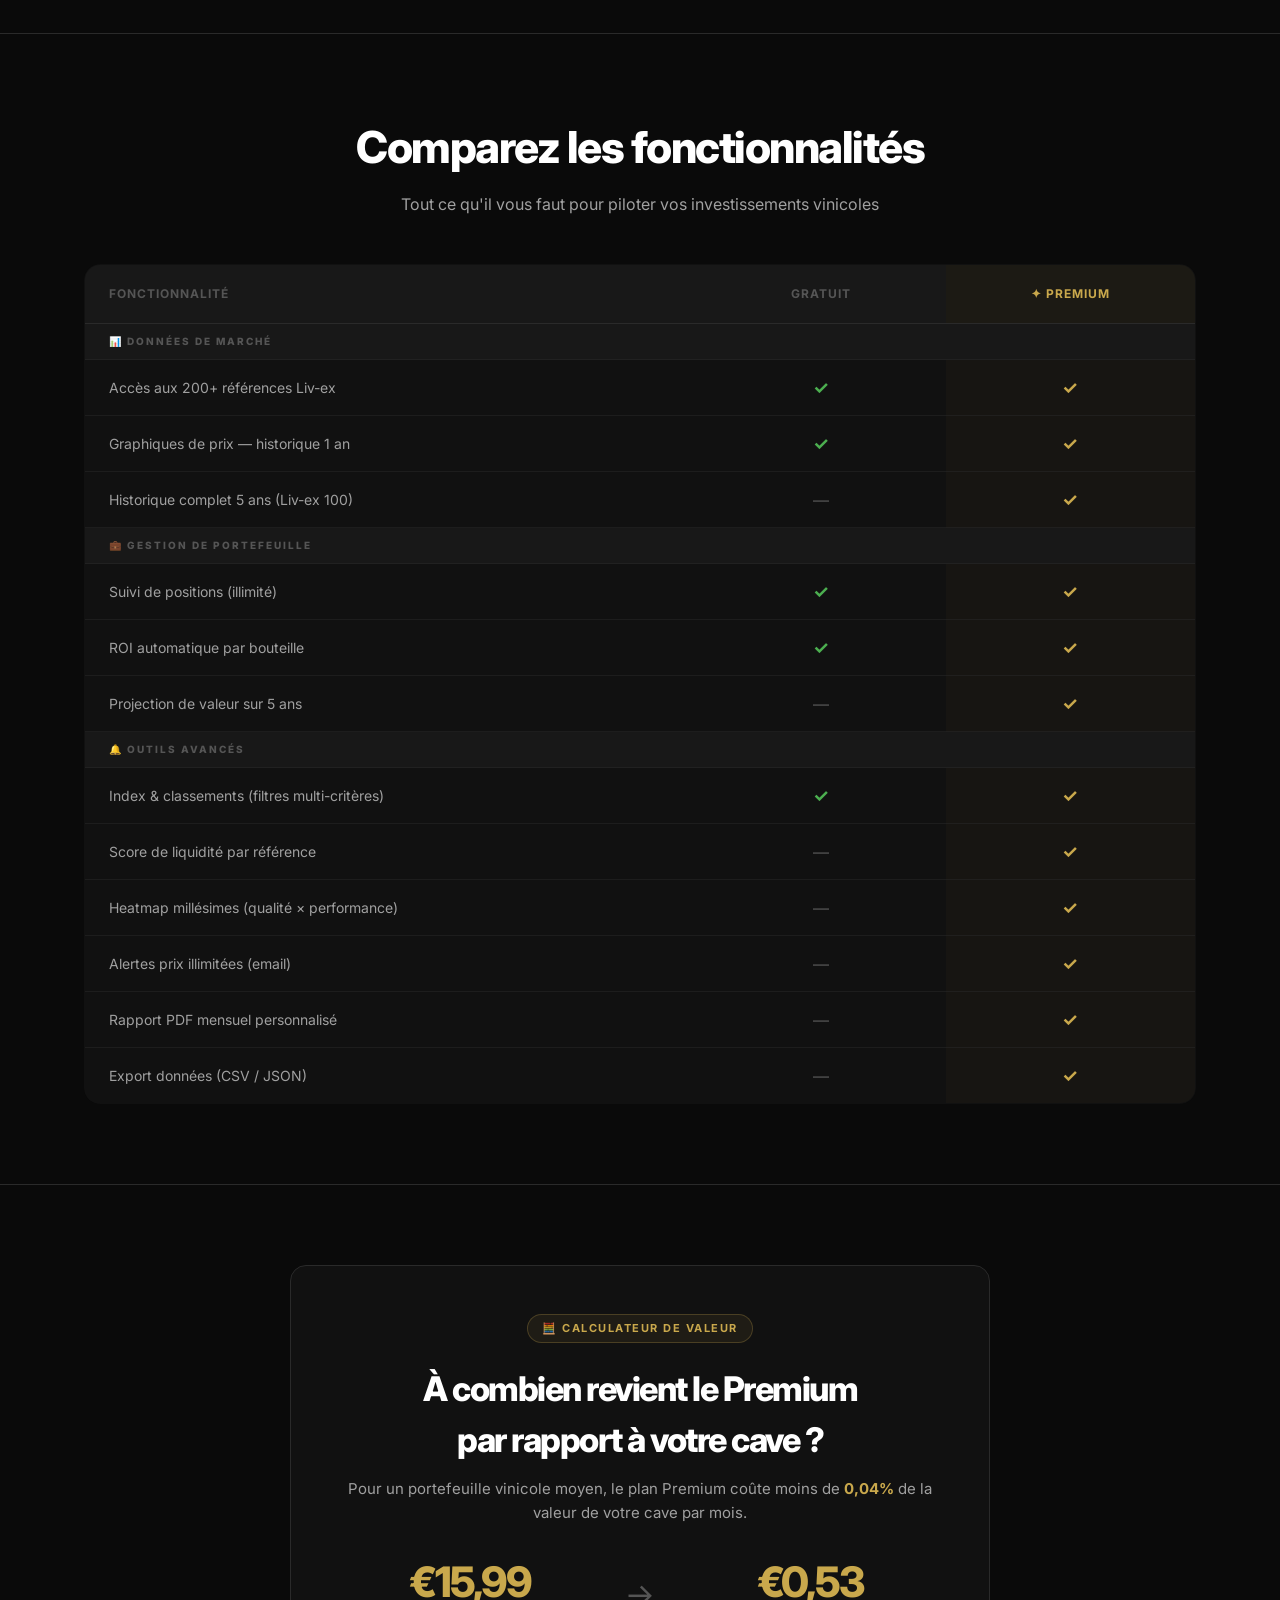
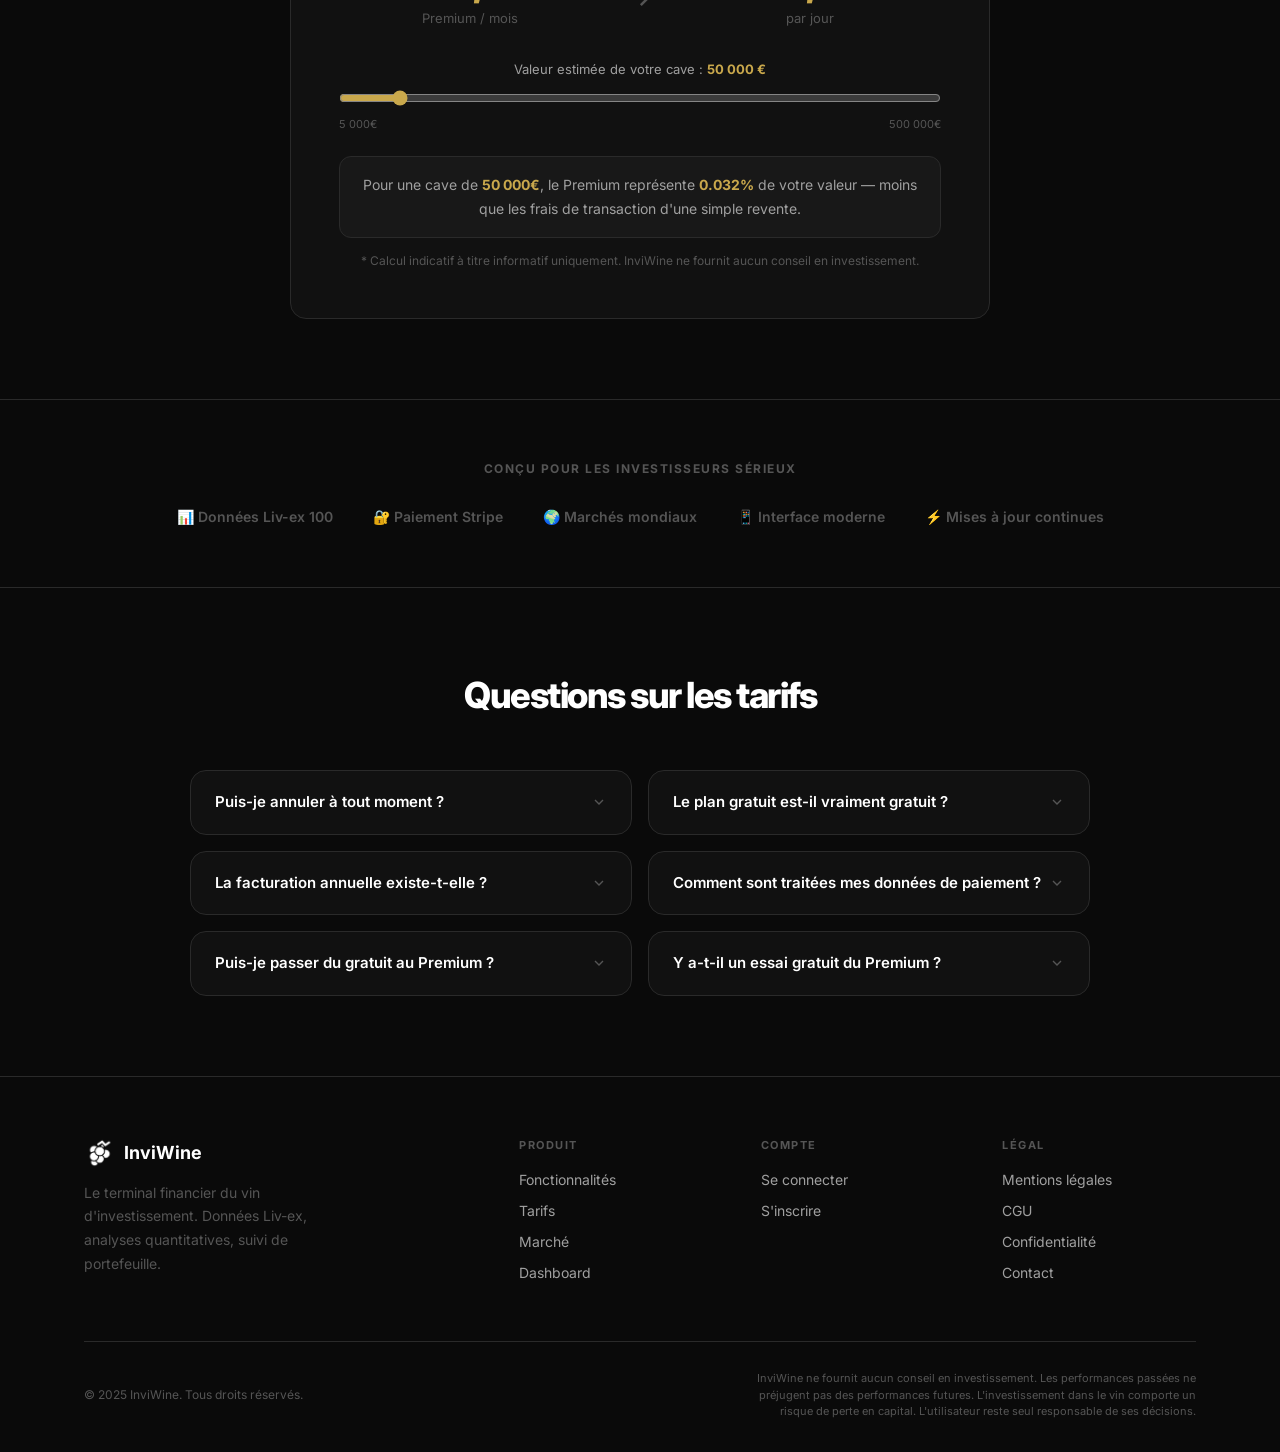
<file: tarifs.html>
<!DOCTYPE html>
<html lang="fr">
<head>

      <meta charset="UTF-8">
      <meta name="viewport" content="width=device-width,initial-scale=1.0">
      <title>InviWine — Tarifs</title>
    <link rel="stylesheet" href="css/style.css">
    <link rel="icon" href="logo.png" type="image/png">
    <style>
          .pricing-page { padding: 120px 0 80px; min-height: 100vh; }
          .pricing-page-header { text-align: center; margin-bottom: 64px; }
          .pricing-page-header .section-label { margin-bottom: 12px; }
          .pricing-page-header h1 { font-size: clamp(32px, 5vw, 56px); font-weight: 800; letter-spacing: -2px; margin-bottom: 16px; }
          .pricing-page-header p { font-size: 17px; color: var(--text-2); max-width: 480px; margin: 0 auto; line-height: 1.7; }
          .pricing-grid-page { display: grid; grid-template-columns: 1fr 1fr; gap: 24px; max-width: 820px; margin: 0 auto 48px; }
          .pricing-card { background: var(--bg-2); border: 1px solid var(--border); border-radius: var(--radius-lg); padding: 40px; position: relative; transition: border-color var(--transition); }
          .pricing-card.featured { border-color: var(--gold-border); background: linear-gradient(135deg, rgba(201,168,76,0.06), var(--bg-2)); }
          .pricing-card.featured:hover { border-color: var(--gold); }
          .pricing-badge { position: absolute; top: -14px; left: 50%; transform: translateX(-50%); background: var(--gold); color: #000; font-size: 11px; font-weight: 700; letter-spacing: 1px; padding: 4px 16px; border-radius: 20px; white-space: nowrap; }
          .pricing-name { font-size: 12px; font-weight: 600; letter-spacing: 1.5px; text-transform: uppercase; color: var(--text-3); margin-bottom: 16px; }
          .pricing-amount { font-size: 56px; font-weight: 800; letter-spacing: -2px; line-height: 1; }
          .pricing-amount sup { font-size: 22px; font-weight: 600; vertical-align: super; letter-spacing: 0; }
          .pricing-period { font-size: 13px; color: var(--text-3); margin-top: 8px; margin-bottom: 32px; }
          .pricing-features { display: flex; flex-direction: column; gap: 14px; margin-bottom: 32px; }
          .pricing-feat { display: flex; align-items: flex-start; gap: 10px; font-size: 14px; color: var(--text-2); }
          .pricing-check { color: var(--green); font-size: 15px; flex-shrink: 0; margin-top: 1px; }
          .pricing-note { text-align: center; font-size: 12px; color: var(--text-3); margin-top: 16px; }
          @media (max-width: 700px) {
                  .pricing-grid-page { grid-template-columns: 1fr; max-width: 420px; }
          }
        </style>
  
<title>Tarifs — InviWine</title>
<style>
.tarifs-hero{padding:120px 0 60px;text-align:center;position:relative;overflow:hidden}
.tarifs-hero-bg{position:absolute;inset:0;background:radial-gradient(ellipse 70% 50% at 50% 0%,rgba(201,168,76,0.07) 0%,transparent 65%);pointer-events:none}
.tarifs-badge{display:inline-flex;align-items:center;gap:6px;font-size:11px;font-weight:700;letter-spacing:1.5px;color:var(--gold);background:var(--gold-subtle);border:1px solid var(--gold-border);padding:5px 14px;border-radius:20px;margin-bottom:20px;text-transform:uppercase}
.billing-toggle{display:flex;align-items:center;justify-content:center;gap:14px;margin-bottom:60px}
.billing-lbl{font-size:14px;font-weight:600;color:var(--text-2);cursor:pointer;transition:color .2s}
.billing-lbl.active{color:var(--text)}
.toggle-sw{width:48px;height:26px;background:var(--bg-3);border:1px solid var(--border);border-radius:13px;cursor:pointer;position:relative;transition:background .2s}
.toggle-sw.annual{background:var(--gold-subtle);border-color:var(--gold-border)}
.toggle-knob{width:20px;height:20px;background:var(--text-3);border-radius:50%;position:absolute;top:2px;left:2px;transition:all .25s}
.toggle-sw.annual .toggle-knob{left:26px;background:var(--gold)}
.annual-badge{font-size:11px;font-weight:700;color:#4CAF50;background:rgba(76,175,80,0.1);border:1px solid rgba(76,175,80,0.25);padding:2px 8px;border-radius:10px}
.pricing-grid-t{display:grid;grid-template-columns:1fr 1fr;gap:24px;max-width:860px;margin:0 auto 80px}
.pricing-card-t{background:var(--bg-2);border:1px solid var(--border);border-radius:var(--radius-lg);padding:40px;position:relative;transition:border-color .2s,transform .2s}
.pricing-card-t:hover{transform:translateY(-2px)}
.pricing-card-t.featured-t{border-color:var(--gold-border);background:linear-gradient(145deg,rgba(201,168,76,0.05) 0%,var(--bg-2) 60%)}
.popular-tag-t{position:absolute;top:-1px;left:50%;transform:translateX(-50%);font-size:10px;font-weight:800;letter-spacing:1.5px;text-transform:uppercase;color:#000;background:var(--gold);padding:4px 16px;border-radius:0 0 10px 10px}
.plan-tier-t{font-size:11px;font-weight:700;letter-spacing:1.5px;text-transform:uppercase;color:var(--text-3);margin-bottom:8px}
.plan-tier-t.gold{color:var(--gold)}
.plan-price-t{font-size:52px;font-weight:800;letter-spacing:-2px;line-height:1;margin-bottom:4px}
.plan-price-t sup{font-size:22px;font-weight:600;letter-spacing:0;vertical-align:top;margin-top:12px;display:inline-block}
.plan-price-t.gold{color:var(--gold)}
.plan-billing-t{font-size:13px;color:var(--text-3);margin-bottom:28px}
.plan-divider-t{height:1px;background:var(--border);margin-bottom:24px}
.feat-list-t{display:flex;flex-direction:column;gap:12px;margin-bottom:32px}
.feat-item-t{display:flex;align-items:flex-start;gap:10px;font-size:14px;color:var(--text-2)}
.feat-chk{width:16px;height:16px;flex-shrink:0;margin-top:1px}
.feat-chk.green{color:#4CAF50}
.feat-chk.gold{color:var(--gold)}
.feat-cx{color:var(--text-3);font-size:16px;margin-top:-1px}
.btn-fw{width:100%;text-align:center;display:block}
.value-strip-t{display:grid;grid-template-columns:repeat(4,1fr);gap:1px;background:var(--border);border:1px solid var(--border);border-radius:var(--radius-lg);overflow:hidden;margin:0 auto 80px;max-width:900px}
.value-cell-t{background:var(--bg-2);padding:28px 24px;text-align:center}
.value-icon-t{font-size:28px;margin-bottom:10px}
.value-title-t{font-size:14px;font-weight:700;margin-bottom:6px}
.value-desc-t{font-size:12px;color:var(--text-3);line-height:1.5}
.compare-tbl-t{width:100%;border-collapse:collapse;background:var(--bg-2);border:1px solid var(--border);border-radius:var(--radius-lg);overflow:hidden}
.compare-tbl-t th{padding:20px 24px;text-align:left;font-size:12px;font-weight:700;letter-spacing:1px;text-transform:uppercase;color:var(--text-3);background:var(--bg-3);border-bottom:1px solid var(--border)}
.compare-tbl-t th.center{text-align:center}
.compare-tbl-t th.gold-col{background:rgba(201,168,76,0.06);color:var(--gold)}
.compare-tbl-t td{padding:14px 24px;font-size:14px;color:var(--text-2);border-bottom:1px solid rgba(42,42,42,0.5)}
.compare-tbl-t td.center{text-align:center}
.compare-tbl-t td.gold-col{background:rgba(201,168,76,0.03)}
.compare-tbl-t tr:last-child td{border-bottom:none}
.cat-row td{padding:10px 24px;font-size:10px;font-weight:800;letter-spacing:2px;text-transform:uppercase;color:var(--text-3);background:var(--bg-3);border-top:1px solid var(--border)}
.ck-g{color:#4CAF50;font-size:18px;font-weight:700}
.ck-gold{color:var(--gold);font-size:18px;font-weight:700}
.cx-t{color:var(--text-3);font-size:16px}
.roi-card-t{background:var(--bg-2);border:1px solid var(--border);border-radius:var(--radius-lg);padding:48px;max-width:700px;margin:0 auto;text-align:center}
.roi-calc-t{display:grid;grid-template-columns:1fr auto 1fr;gap:24px;align-items:center;margin-bottom:32px}
.roi-num-t{font-size:42px;font-weight:800;letter-spacing:-2px;color:var(--gold);line-height:1;margin-bottom:6px}
.faq-item-t{background:var(--bg-2);border:1px solid var(--border);border-radius:var(--radius-lg);overflow:hidden}
.faq-q-t{padding:20px 24px;font-size:15px;font-weight:600;cursor:pointer;display:flex;justify-content:space-between;align-items:center;transition:color .2s}
.faq-q-t:hover{color:var(--gold)}
.faq-q-t svg{width:16px;height:16px;stroke:var(--text-3);fill:none;stroke-width:2;transition:transform .2s;flex-shrink:0}
.faq-item-t.open .faq-q-t svg{transform:rotate(180deg)}
.faq-a-t{padding:0 24px;max-height:0;overflow:hidden;transition:max-height .35s ease,padding .35s ease}
.faq-item-t.open .faq-a-t{max-height:250px;padding-bottom:20px}
.faq-a-t p{font-size:14px;color:var(--text-2);line-height:1.7}
@media(max-width:760px){.pricing-grid-t{grid-template-columns:1fr}.value-strip-t{grid-template-columns:1fr 1fr}.roi-calc-t{grid-template-columns:1fr}.faq-grid-t{grid-template-columns:1fr!important}}

/* FOOTER */
footer { border-top: 1px solid var(--border); padding: 60px 0 32px; }
.footer-grid { display: grid; grid-template-columns: 2fr 1fr 1fr 1fr; gap: 48px; margin-bottom: 48px; }
.footer-brand-name { font-size: 18px; font-weight: 700; margin-bottom: 12px; display: flex; align-items: center; gap: 8px; }
.footer-brand-name .nav-logo-dot { display: inline-block; }
.footer-brand-desc { font-size: 14px; color: var(--text-3); line-height: 1.7; max-width: 240px; }
.footer-col h4 { font-size: 11px; font-weight: 700; letter-spacing: 1.5px; text-transform: uppercase; color: var(--text-3); margin-bottom: 16px; }
.footer-col a { display: block; font-size: 14px; color: var(--text-2); margin-bottom: 10px; transition: color var(--transition); }
.footer-col a:hover { color: var(--text); }
.footer-bottom { display: flex; justify-content: space-between; align-items: center; padding-top: 28px; border-top: 1px solid var(--border); }
.footer-copy { font-size: 12px; color: var(--text-3); }
.footer-disclaimer { font-size: 11px; color: var(--text-3); max-width: 440px; text-align: right; line-height: 1.5; }
@media (max-width: 900px) { .footer-grid { grid-template-columns: 1fr 1fr; } }
</style>
</head>
<body>
<nav class="nav" id="nav">
            <div class="nav-inner">
                    <a href="register.html" class="nav-logo"><span class="nav-logo-dot"></span>InviWine</a>
                    <div class="nav-links">
                              <a href="register.html#features">Fonctionnalités</a>
                              <a href="marche.html">Marché</a>
                              <a href="tarifs.html" style="color:var(--gold)">Tarifs</a>
                    </div>
                    <div class="nav-actions">
                              <a href="login.html" class="nav-signin">Se connecter</a>
                              <a href="register.html" class="nav-signup">Commencer</a>
                    </div>
            </div>
      </nav>

<!-- HERO -->
<section class="tarifs-hero">
  <div class="tarifs-hero-bg"></div>
  <div class="container">
    <div class="tarifs-badge reveal">💎 Tarification simple</div>
    <h1 class="reveal" style="font-size:clamp(38px,6vw,68px);font-weight:800;letter-spacing:-2.5px;line-height:1.05;margin-bottom:20px">Investissez dans<br><span style="color:var(--gold)">votre analyse,</span><br>pas dans vos frais.</h1>
    <p class="reveal" style="font-size:18px;color:var(--text-2);max-width:520px;margin:0 auto 48px;line-height:1.7">Un plan gratuit complet pour démarrer. Un plan Premium pour aller plus loin.<br>Sans engagement, sans frais caché.</p>

    <!-- Toggle mensuel/annuel -->
    <div class="billing-toggle reveal">
      <span class="billing-lbl active" id="lbl-monthly">Mensuel</span>
      <div class="toggle-sw" id="billingToggle" onclick="toggleBilling()"><div class="toggle-knob"></div></div>
      <span class="billing-lbl" id="lbl-annual">Annuel <span class="annual-badge">−20%</span></span>
    </div>

    <!-- Pricing cards -->
    <div class="pricing-grid-t">
      <div class="pricing-card-t reveal">
        <div class="plan-tier-t">Gratuit</div>
        <div class="plan-price-t"><sup>€</sup>0</div>
        <div class="plan-billing-t">pour toujours · aucune carte requise</div>
        <div class="plan-divider-t"></div>
        <div class="feat-list-t">
          <div class="feat-item-t"><svg class="feat-chk green" viewBox="0 0 24 24" fill="none" stroke="currentColor" stroke-width="2.5"><path d="M20 6L9 17l-5-5"/></svg>Accès aux 200+ références Liv-ex</div>
          <div class="feat-item-t"><svg class="feat-chk green" viewBox="0 0 24 24" fill="none" stroke="currentColor" stroke-width="2.5"><path d="M20 6L9 17l-5-5"/></svg>Graphiques de prix historique 1 an</div>
          <div class="feat-item-t"><svg class="feat-chk green" viewBox="0 0 24 24" fill="none" stroke="currentColor" stroke-width="2.5"><path d="M20 6L9 17l-5-5"/></svg>Suivi de portefeuille (positions illimitées)</div>
          <div class="feat-item-t"><svg class="feat-chk green" viewBox="0 0 24 24" fill="none" stroke="currentColor" stroke-width="2.5"><path d="M20 6L9 17l-5-5"/></svg>Filtres et recherche avancée</div>
          <div class="feat-item-t"><svg class="feat-chk green" viewBox="0 0 24 24" fill="none" stroke="currentColor" stroke-width="2.5"><path d="M20 6L9 17l-5-5"/></svg>Index & classements par performance</div>
          <div class="feat-item-t" style="opacity:.4"><span class="feat-cx">✕</span>&nbsp;Historique complet 5 ans</div>
          <div class="feat-item-t" style="opacity:.4"><span class="feat-cx">✕</span>&nbsp;Alertes prix & notifications email</div>
          <div class="feat-item-t" style="opacity:.4"><span class="feat-cx">✕</span>&nbsp;Heatmap millésimes interactive</div>
        </div>
        <a href="signup.html" class="btn btn-secondary btn-full btn-fw">Commencer gratuitement</a>
      </div>
      <div class="pricing-card-t featured-t reveal reveal-d1">
        <div class="popular-tag-t">⭐ LE PLUS POPULAIRE</div>
        <div class="plan-tier-t gold">Premium</div>
        <div class="plan-price-t gold" id="premiumPrice"><sup>€</sup>15<span style="font-size:32px;letter-spacing:-1px">,99</span></div>
        <div class="plan-billing-t" id="premiumBilling">par mois · sans engagement</div>
        <div class="plan-divider-t"></div>
        <div class="feat-list-t">
          <div class="feat-item-t"><svg class="feat-chk gold" viewBox="0 0 24 24" fill="none" stroke="currentColor" stroke-width="2.5"><path d="M20 6L9 17l-5-5"/></svg><strong>Tout le plan gratuit inclus</strong></div>
          <div class="feat-item-t"><svg class="feat-chk gold" viewBox="0 0 24 24" fill="none" stroke="currentColor" stroke-width="2.5"><path d="M20 6L9 17l-5-5"/></svg>Historique complet 5 ans (Liv-ex 100)</div>
          <div class="feat-item-t"><svg class="feat-chk gold" viewBox="0 0 24 24" fill="none" stroke="currentColor" stroke-width="2.5"><path d="M20 6L9 17l-5-5"/></svg>Heatmap millésimes — qualité × performance</div>
          <div class="feat-item-t"><svg class="feat-chk gold" viewBox="0 0 24 24" fill="none" stroke="currentColor" stroke-width="2.5"><path d="M20 6L9 17l-5-5"/></svg>Alertes prix illimitées (email instantané)</div>
          <div class="feat-item-t"><svg class="feat-chk gold" viewBox="0 0 24 24" fill="none" stroke="currentColor" stroke-width="2.5"><path d="M20 6L9 17l-5-5"/></svg>Projection de valeur 5 ans par position</div>
          <div class="feat-item-t"><svg class="feat-chk gold" viewBox="0 0 24 24" fill="none" stroke="currentColor" stroke-width="2.5"><path d="M20 6L9 17l-5-5"/></svg>Score de liquidité par référence</div>
          <div class="feat-item-t"><svg class="feat-chk gold" viewBox="0 0 24 24" fill="none" stroke="currentColor" stroke-width="2.5"><path d="M20 6L9 17l-5-5"/></svg>Rapport PDF mensuel personnalisé</div>
          <div class="feat-item-t"><svg class="feat-chk gold" viewBox="0 0 24 24" fill="none" stroke="currentColor" stroke-width="2.5"><path d="M20 6L9 17l-5-5"/></svg>Export données (CSV / JSON)</div>
        </div>
        <a href="fonctionnalites.html" class="btn btn-primary btn-full btn-fw" style="margin-bottom:12px">Voir toutes les fonctionnalités →</a>
        <p style="font-size:12px;color:var(--text-3);text-align:center">Paiement sécurisé · Annulation à tout moment</p>
      </div>
    </div>
  </div>
</section>

<!-- VALUE STRIP -->
<section><div class="container">
  <div class="value-strip-t reveal">
    <div class="value-cell-t"><div class="value-icon-t">🔒</div><div class="value-title-t">Sans engagement</div><div class="value-desc-t">Annulez à tout moment, sans frais ni préavis</div></div>
    <div class="value-cell-t"><div class="value-icon-t">📊</div><div class="value-title-t">Données Liv-ex</div><div class="value-desc-t">La bourse de référence mondiale du vin d'investissement</div></div>
    <div class="value-cell-t"><div class="value-icon-t">💳</div><div class="value-title-t">Paiement sécurisé</div><div class="value-desc-t">Powered by Stripe — norme PCI DSS niveau 1</div></div>
    <div class="value-cell-t"><div class="value-icon-t">🎯</div><div class="value-title-t">Gratuit pour démarrer</div><div class="value-desc-t">Aucune carte requise pour le plan gratuit</div></div>
  </div>
</div></section>

<!-- COMPARISON TABLE -->
<section style="padding:80px 0;border-top:1px solid var(--border)">
  <div class="container">
    <div style="text-align:center;margin-bottom:48px" class="reveal">
      <h2 style="font-size:clamp(28px,4vw,44px);font-weight:800;letter-spacing:-1.5px;margin-bottom:12px">Comparez les fonctionnalités</h2>
      <p style="font-size:16px;color:var(--text-2)">Tout ce qu'il vous faut pour piloter vos investissements vinicoles</p>
    </div>
    <div class="reveal" style="border-radius:var(--radius-lg);overflow:hidden">
    <table class="compare-tbl-t">
      <thead>
        <tr>
          <th style="width:55%">Fonctionnalité</th>
          <th class="center" style="width:22.5%">Gratuit</th>
          <th class="center gold-col" style="width:22.5%">✦ Premium</th>
        </tr>
      </thead>
      <tbody>
        <tr class="cat-row"><td colspan="3">📊 Données de marché</td></tr>
        <tr><td>Accès aux 200+ références Liv-ex</td><td class="center"><span class="ck-g">✓</span></td><td class="center gold-col"><span class="ck-gold">✓</span></td></tr>
        <tr><td>Graphiques de prix — historique 1 an</td><td class="center"><span class="ck-g">✓</span></td><td class="center gold-col"><span class="ck-gold">✓</span></td></tr>
        <tr><td>Historique complet 5 ans (Liv-ex 100)</td><td class="center"><span class="cx-t">—</span></td><td class="center gold-col"><span class="ck-gold">✓</span></td></tr>
        <tr class="cat-row"><td colspan="3">💼 Gestion de portefeuille</td></tr>
        <tr><td>Suivi de positions (illimité)</td><td class="center"><span class="ck-g">✓</span></td><td class="center gold-col"><span class="ck-gold">✓</span></td></tr>
        <tr><td>ROI automatique par bouteille</td><td class="center"><span class="ck-g">✓</span></td><td class="center gold-col"><span class="ck-gold">✓</span></td></tr>
        <tr><td>Projection de valeur sur 5 ans</td><td class="center"><span class="cx-t">—</span></td><td class="center gold-col"><span class="ck-gold">✓</span></td></tr>
        <tr class="cat-row"><td colspan="3">🔔 Outils avancés</td></tr>
        <tr><td>Index & classements (filtres multi-critères)</td><td class="center"><span class="ck-g">✓</span></td><td class="center gold-col"><span class="ck-gold">✓</span></td></tr>
        <tr><td>Score de liquidité par référence</td><td class="center"><span class="cx-t">—</span></td><td class="center gold-col"><span class="ck-gold">✓</span></td></tr>
        <tr><td>Heatmap millésimes (qualité × performance)</td><td class="center"><span class="cx-t">—</span></td><td class="center gold-col"><span class="ck-gold">✓</span></td></tr>
        <tr><td>Alertes prix illimitées (email)</td><td class="center"><span class="cx-t">—</span></td><td class="center gold-col"><span class="ck-gold">✓</span></td></tr>
        <tr><td>Rapport PDF mensuel personnalisé</td><td class="center"><span class="cx-t">—</span></td><td class="center gold-col"><span class="ck-gold">✓</span></td></tr>
        <tr><td>Export données (CSV / JSON)</td><td class="center"><span class="cx-t">—</span></td><td class="center gold-col"><span class="ck-gold">✓</span></td></tr>
      </tbody>
    </table></div>
  </div>
</section>

<!-- ROI CALCULATOR -->
<section style="padding:80px 0;border-top:1px solid var(--border)">
  <div class="container">
    <div class="roi-card-t reveal">
      <div class="tarifs-badge">🧮 Calculateur de valeur</div>
      <h2 style="font-size:clamp(22px,3vw,34px);font-weight:800;letter-spacing:-1.5px;margin-bottom:12px">À combien revient le Premium<br>par rapport à votre cave ?</h2>
      <p style="font-size:15px;color:var(--text-2);margin-bottom:36px;line-height:1.6">Pour un portefeuille vinicole moyen, le plan Premium coûte moins de <strong style="color:var(--gold)">0,04%</strong> de la valeur de votre cave par mois.</p>
      <div class="roi-calc-t">
        <div><div class="roi-num-t">€15,99</div><div style="font-size:13px;color:var(--text-3)">Premium / mois</div></div>
        <div style="font-size:32px;color:var(--text-3)">→</div>
        <div><div class="roi-num-t" id="roiPerDay">€0,53</div><div style="font-size:13px;color:var(--text-3)">par jour</div></div>
      </div>
      <div style="margin-bottom:24px">
        <label style="font-size:13px;color:var(--text-2);display:block;margin-bottom:8px">Valeur estimée de votre cave : <strong id="caveVal" style="color:var(--gold)">50 000 €</strong></label>
        <input type="range" id="caveSlider" min="5000" max="500000" step="5000" value="50000" style="width:100%;accent-color:var(--gold)" oninput="updateROI(this.value)">
        <div style="display:flex;justify-content:space-between;font-size:11px;color:var(--text-3);margin-top:4px"><span>5 000€</span><span>500 000€</span></div>
      </div>
      <div id="roiResult" style="background:var(--bg-3);border:1px solid var(--border);border-radius:var(--radius);padding:16px;font-size:14px;color:var(--text-2);line-height:1.7">Pour une cave de <strong style="color:var(--gold)">50 000€</strong>, le Premium représente <strong style="color:var(--gold)">0.032%</strong> de votre valeur — moins que les frais de transaction d'une simple revente.</div>
      <p style="font-size:12px;color:var(--text-3);margin-top:14px">* Calcul indicatif à titre informatif uniquement. InviWine ne fournit aucun conseil en investissement.</p>
    </div>
  </div>
</section>

<!-- TRUST -->
<section style="padding:60px 0;border-top:1px solid var(--border);text-align:center">
  <div class="container">
    <p style="font-size:12px;font-weight:700;letter-spacing:1.5px;text-transform:uppercase;color:var(--text-3);margin-bottom:28px">Conçu pour les investisseurs sérieux</p>
    <div style="display:flex;justify-content:center;align-items:center;gap:40px;flex-wrap:wrap">
      <span style="font-size:14px;font-weight:600;color:var(--text-3);display:flex;align-items:center;gap:8px">📊 Données Liv-ex 100</span>
      <span style="font-size:14px;font-weight:600;color:var(--text-3);display:flex;align-items:center;gap:8px">🔐 Paiement Stripe</span>
      <span style="font-size:14px;font-weight:600;color:var(--text-3);display:flex;align-items:center;gap:8px">🌍 Marchés mondiaux</span>
      <span style="font-size:14px;font-weight:600;color:var(--text-3);display:flex;align-items:center;gap:8px">📱 Interface moderne</span>
      <span style="font-size:14px;font-weight:600;color:var(--text-3);display:flex;align-items:center;gap:8px">⚡ Mises à jour continues</span>
    </div>
  </div>
</section>

<!-- FAQ -->
<section style="padding:80px 0;border-top:1px solid var(--border)">
  <div class="container">
    <h2 class="reveal" style="font-size:clamp(24px,3vw,36px);font-weight:800;letter-spacing:-1.5px;text-align:center;margin-bottom:48px">Questions sur les tarifs</h2>
    <div style="display:grid;grid-template-columns:1fr 1fr;gap:16px;max-width:900px;margin:0 auto" class="faq-grid-t">
      <div class="faq-item-t reveal" onclick="this.classList.toggle('open')"><div class="faq-q-t">Puis-je annuler à tout moment ?<svg viewBox="0 0 24 24"><path d="M6 9l6 6 6-6"/></svg></div><div class="faq-a-t"><p>Oui, sans engagement ni frais. Annulez depuis votre compte. Votre accès Premium reste actif jusqu'à la fin de la période payée.</p></div></div>
      <div class="faq-item-t reveal" onclick="this.classList.toggle('open')"><div class="faq-q-t">Le plan gratuit est-il vraiment gratuit ?<svg viewBox="0 0 24 24"><path d="M6 9l6 6 6-6"/></svg></div><div class="faq-a-t"><p>Oui, à vie. Aucune carte requise. Accès aux 200+ références Liv-ex, graphiques 1 an et outils de base sans limite de durée.</p></div></div>
      <div class="faq-item-t reveal" onclick="this.classList.toggle('open')"><div class="faq-q-t">La facturation annuelle existe-t-elle ?<svg viewBox="0 0 24 24"><path d="M6 9l6 6 6-6"/></svg></div><div class="faq-a-t"><p>Oui, avec −20% en optant pour la facturation annuelle : environ 152€/an au lieu de 192€. Un seul paiement, sans frais supplémentaires.</p></div></div>
      <div class="faq-item-t reveal" onclick="this.classList.toggle('open')"><div class="faq-q-t">Comment sont traitées mes données de paiement ?<svg viewBox="0 0 24 24"><path d="M6 9l6 6 6-6"/></svg></div><div class="faq-a-t"><p>Via Stripe, certifié PCI DSS niveau 1. InviWine ne stocke jamais vos coordonnées bancaires.</p></div></div>
      <div class="faq-item-t reveal" onclick="this.classList.toggle('open')"><div class="faq-q-t">Puis-je passer du gratuit au Premium ?<svg viewBox="0 0 24 24"><path d="M6 9l6 6 6-6"/></svg></div><div class="faq-a-t"><p>Oui, à tout moment depuis votre espace compte. Accès Premium activé instantanément dès confirmation du paiement.</p></div></div>
      <div class="faq-item-t reveal" onclick="this.classList.toggle('open')"><div class="faq-q-t">Y a-t-il un essai gratuit du Premium ?<svg viewBox="0 0 24 24"><path d="M6 9l6 6 6-6"/></svg></div><div class="faq-a-t"><p>Le plan gratuit est déjà une excellente base. Vous pouvez upgrader et annuler dans les 7 jours si vous n'êtes pas satisfait.</p></div></div>
    </div>
  </div>
</section>

<footer>
  <div class="container">
    <div class="footer-grid">
      <div>
        <div class="footer-brand-name"><span class="nav-logo-dot"></span>InviWine</div>
        <div class="footer-brand-desc">Le terminal financier du vin d'investissement. Données Liv-ex, analyses quantitatives, suivi de portefeuille.</div>
      </div>
      <div class="footer-col">
        <h4>Produit</h4>
        <a href="fonctionnalites.html">Fonctionnalités</a>
        <a href="tarifs.html">Tarifs</a>
        <a href="marche.html">Marché</a>
        <a href="dashboard.html">Dashboard</a>
      </div>
      <div class="footer-col">
        <h4>Compte</h4>
        <a href="login.html">Se connecter</a>
        <a href="signup.html">S'inscrire</a>
      </div>
      <div class="footer-col">
        <h4>Légal</h4>
        <a href="mentions-legales.html">Mentions légales</a>
        <a href="#">CGU</a>
        <a href="#">Confidentialité</a>
        <a href="#">Contact</a>
      </div>
    </div>
    <div class="footer-bottom">
      <span class="footer-copy">© 2025 InviWine. Tous droits réservés.</span>
      <span class="footer-disclaimer">InviWine ne fournit aucun conseil en investissement. Les performances passées ne préjugent pas des performances futures. L'investissement dans le vin comporte un risque de perte en capital. L'utilisateur reste seul responsable de ses décisions.</span>
    </div>
  </div>
</footer>

<script src="js/core.js"></script>
<script>
IW.initNavScroll();
IW.initReveal();
      // Fix reveal: forcer la visibilité des éléments déjà dans le viewport
      setTimeout(function() {
              document.querySelectorAll('.reveal').forEach(function(el) {
                        var rect = el.getBoundingClientRect();
                        if (rect.top < window.innerHeight && rect.bottom > 0) {
                                    el.classList.add('in');
                        }
              });
      }, 100);
let isAnnual = false;
function toggleBilling() {
  isAnnual = !isAnnual;
  const tog = document.getElementById('billingToggle');
  const lm = document.getElementById('lbl-monthly');
  const la = document.getElementById('lbl-annual');
  const pp = document.getElementById('premiumPrice');
  const pb = document.getElementById('premiumBilling');
  if (isAnnual) {
    tog.classList.add('annual'); lm.classList.remove('active'); la.classList.add('active');
    pp.innerHTML = '<sup>€</sup>12<span style="font-size:32px;letter-spacing:-1px">,79</span>';
    pb.textContent = 'par mois · facturé annuellement · économisez 20%';
  } else {
    tog.classList.remove('annual'); lm.classList.add('active'); la.classList.remove('active');
    pp.innerHTML = '<sup>€</sup>15<span style="font-size:32px;letter-spacing:-1px">,99</span>';
    pb.textContent = 'par mois · sans engagement';
  }
}
function updateROI(v) {
  const val = parseInt(v);
  document.getElementById('caveVal').textContent = val.toLocaleString('fr-FR') + ' €';
  const pct = ((15.99 / val) * 100).toFixed(3);
  document.getElementById('roiResult').innerHTML = 'Pour une cave de <strong style="color:var(--gold)">' + val.toLocaleString('fr-FR') + '€</strong>, le Premium représente <strong style="color:var(--gold)">' + pct + '%</strong> de votre valeur — ' + (val > 100000 ? 'soit moins que les frais de stockage d'une semaine en chai professionnel.' : 'moins que les frais de transaction sur une simple revente.');
}
</script>
</body>
</html>
</file>
<file: css/style.css>
@import url('https://fonts.googleapis.com/css2?family=Inter:wght@300;400;500;600;700&display=swap');

*, *::before, *::after {
  box-sizing: border-box;
  margin: 0;
  padding: 0;
}

:root {
  --bg: #0A0A0A;
  --bg-2: #111111;
  --bg-3: #181818;
  --bg-4: #222222;
  --border: #2A2A2A;
  --border-2: #333333;
  --gold: #C9A84C;
  --gold-hover: #D4B660;
  --gold-subtle: rgba(201,168,76,0.08);
  --gold-border: rgba(201,168,76,0.25);
  --text: #FFFFFF;
  --text-2: #A0A0A0;
  --text-3: #555555;
  --green: #22C55E;
  --green-subtle: rgba(34,197,94,0.1);
  --red: #EF4444;
  --red-subtle: rgba(239,68,68,0.1);
  --radius: 12px;
  --radius-sm: 8px;
  --radius-lg: 16px;
  --transition: 0.2s cubic-bezier(0.4, 0, 0.2, 1);
}

html { scroll-behavior: smooth; font-size: 16px; }

body {
  background: var(--bg);
  color: var(--text);
  font-family: 'Inter', -apple-system, sans-serif;
  font-weight: 400;
  line-height: 1.5;
  -webkit-font-smoothing: antialiased;
  overflow-x: hidden;
}

a { color: inherit; text-decoration: none; }
button { font-family: inherit; cursor: pointer; border: none; outline: none; }
input, textarea { font-family: inherit; outline: none; }

/* SCROLLBAR */
::-webkit-scrollbar { width: 4px; }
::-webkit-scrollbar-track { background: var(--bg); }
::-webkit-scrollbar-thumb { background: var(--border-2); border-radius: 2px; }

/* UTILITIES */
.container { max-width: 1160px; margin: 0 auto; padding: 0 24px; }
.container-sm { max-width: 640px; margin: 0 auto; padding: 0 24px; }

/* NAV */
.nav {
  position: fixed; top: 0; left: 0; right: 0; z-index: 1000;
  height: 64px; display: flex; align-items: center;
  border-bottom: 1px solid transparent;
  transition: background var(--transition), border-color var(--transition);
}
.nav.scrolled {
  background: rgba(10,10,10,0.85);
  backdrop-filter: blur(24px);
  border-color: var(--border);
}
.nav-inner {
  width: 100%; max-width: 1160px; margin: 0 auto; padding: 0 24px;
  display: flex; align-items: center; justify-content: space-between;
}
.nav-logo {
  font-size: 18px; font-weight: 700; letter-spacing: -0.5px;
  color: var(--text); display: flex; align-items: center; gap: 8px;
}
.nav-logo-dot {
  display: inline-block;
  width: 32px;
  height: 32px;
  background: url('../logo.png') center/contain no-repeat;
  vertical-align: middle;
}
.nav-links { display: flex; align-items: center; gap: 32px; }
.nav-links a { font-size: 14px; color: var(--text-2); transition: color var(--transition); }
.nav-links a:hover { color: var(--text); }
.nav-actions { display: flex; align-items: center; gap: 12px; }
.nav-signin {
  font-size: 14px; font-weight: 500; color: var(--text-2);
  padding: 8px 16px; border-radius: var(--radius-sm);
  transition: color var(--transition), background var(--transition);
}
.nav-signin:hover { color: var(--text); background: var(--bg-3); }
.nav-signup {
  font-size: 14px; font-weight: 600; color: #000;
  background: var(--gold); padding: 8px 18px;
  border-radius: var(--radius-sm); transition: background var(--transition);
}
.nav-signup:hover { background: var(--gold-hover); }

/* BUTTONS */
.btn {
  display: inline-flex; align-items: center; justify-content: center;
  gap: 8px; font-size: 14px; font-weight: 600; padding: 12px 24px;
  border-radius: var(--radius-sm); transition: all var(--transition);
  cursor: pointer; border: none;
}
.btn-primary { background: var(--gold); color: #000; }
.btn-primary:hover { background: var(--gold-hover); transform: translateY(-1px); }
.btn-primary:active { transform: translateY(0); }
.btn-secondary { background: var(--bg-3); color: var(--text); border: 1px solid var(--border-2); }
.btn-secondary:hover { background: var(--bg-4); border-color: var(--border-2); }
.btn-ghost { background: transparent; color: var(--text-2); }
.btn-ghost:hover { color: var(--text); background: var(--bg-3); }
.btn-lg { padding: 16px 32px; font-size: 15px; border-radius: var(--radius); }
.btn-full { width: 100%; }
.btn-loading { opacity: 0.7; pointer-events: none; }

/* CARDS */
.card {
  background: var(--bg-2); border: 1px solid var(--border);
  border-radius: var(--radius-lg); padding: 24px;
  transition: border-color var(--transition);
}
.card:hover { border-color: var(--border-2); }

/* BADGE */
.badge {
  display: inline-flex; align-items: center; gap: 6px;
  font-size: 12px; font-weight: 500; padding: 4px 10px; border-radius: 20px;
}
.badge-green { background: var(--green-subtle); color: var(--green); }
.badge-gold { background: var(--gold-subtle); color: var(--gold); border: 1px solid var(--gold-border); }
.badge-neutral { background: var(--bg-3); color: var(--text-2); }

/* PILL LIVE */
.live-pill::before {
  content: ''; width: 6px; height: 6px; border-radius: 50%;
  background: var(--green); animation: livePulse 1.5s ease infinite;
}
@keyframes livePulse {
  0%, 100% { opacity: 1; }
  50% { opacity: 0.3; }
}

/* FORM ELEMENTS */
.form-group { display: flex; flex-direction: column; gap: 6px; margin-bottom: 16px; }
.form-label { font-size: 13px; font-weight: 500; color: var(--text-2); }
.form-input {
  width: 100%; background: var(--bg-3); border: 1px solid var(--border-2);
  border-radius: var(--radius-sm); padding: 12px 14px; font-size: 14px;
  color: var(--text); transition: border-color var(--transition), box-shadow var(--transition);
}
.form-input:focus { border-color: var(--gold); box-shadow: 0 0 0 3px rgba(201,168,76,0.1); }
.form-input::placeholder { color: var(--text-3); }
.form-error { font-size: 12px; color: var(--red); margin-top: 4px; }
.form-divider {
  display: flex; align-items: center; gap: 12px;
  margin: 20px 0; color: var(--text-3); font-size: 13px;
}
.form-divider::before, .form-divider::after {
  content: ''; flex: 1; height: 1px; background: var(--border);
}

/* TOAST */
.toast-container {
  position: fixed; bottom: 24px; right: 24px; z-index: 9999;
  display: flex; flex-direction: column; gap: 8px;
}
.toast {
  display: flex; align-items: center; gap: 12px;
  background: var(--bg-3); border: 1px solid var(--border-2);
  border-radius: var(--radius); padding: 14px 18px; font-size: 14px;
  box-shadow: 0 8px 32px rgba(0,0,0,0.4);
  animation: toastIn 0.3s cubic-bezier(0.34, 1.56, 0.64, 1);
  min-width: 280px; max-width: 380px;
}
.toast.success { border-color: rgba(34,197,94,0.3); }
.toast.error { border-color: rgba(239,68,68,0.3); }
.toast-icon { font-size: 16px; }
.toast-out { animation: toastOut 0.25s ease forwards; }
@keyframes toastIn {
  from { opacity: 0; transform: translateX(20px); }
  to { opacity: 1; transform: translateX(0); }
}
@keyframes toastOut { to { opacity: 0; transform: translateX(20px); } }

/* MODAL */
.modal-overlay {
  position: fixed; inset: 0; z-index: 2000;
  background: rgba(0,0,0,0.7); backdrop-filter: blur(8px);
  display: flex; align-items: center; justify-content: center;
  padding: 24px; animation: fadeIn 0.2s ease;
}
.modal {
  background: var(--bg-2); border: 1px solid var(--border-2);
  border-radius: var(--radius-lg); padding: 32px;
  width: 100%; max-width: 440px;
  animation: modalIn 0.3s cubic-bezier(0.34, 1.56, 0.64, 1);
}
.modal-title { font-size: 22px; font-weight: 700; letter-spacing: -0.5px; margin-bottom: 6px; }
.modal-subtitle { font-size: 14px; color: var(--text-2); margin-bottom: 28px; }
@keyframes fadeIn { from { opacity: 0; } to { opacity: 1; } }
@keyframes modalIn {
  from { opacity: 0; transform: scale(0.95) translateY(10px); }
  to { opacity: 1; transform: scale(1) translateY(0); }
}

/* REVEAL ANIMATIONS */
.reveal { opacity: 0; transform: translateY(20px); transition: opacity 0.6s ease, transform 0.6s ease; }
.reveal.in { opacity: 1; transform: translateY(0); }
.reveal-d1 { transition-delay: 0.1s; }
.reveal-d2 { transition-delay: 0.2s; }
.reveal-d3 { transition-delay: 0.3s; }
.reveal-d4 { transition-delay: 0.4s; }

/* SECTION LABELS */
.section-label {
  font-size: 12px; font-weight: 600; letter-spacing: 1.5px;
  color: var(--gold); text-transform: uppercase; margin-bottom: 16px;
}
.section-title {
  font-size: clamp(32px, 5vw, 52px); font-weight: 700;
  letter-spacing: -1px; line-height: 1.15; margin-bottom: 16px;
}
.section-desc { font-size: 16px; color: var(--text-2); line-height: 1.7; max-width: 520px; }

/* CHANGE COLORS */
.up { color: var(--green); }
.down { color: var(--red); }

/* DASHBOARD PAGE */
.dashboard-layout { display: grid; grid-template-columns: 240px 1fr; min-height: 100vh; }
.sidebar {
  background: var(--bg-2); border-right: 1px solid var(--border);
  padding: 80px 0 24px; position: fixed; top: 0; left: 0; bottom: 0;
  width: 240px; display: flex; flex-direction: column; z-index: 10;
}
.sidebar-logo {
  padding: 0 20px 32px; border-bottom: 1px solid var(--border); margin-bottom: 16px;
  font-size: 16px; font-weight: 700; color: var(--text);
  display: flex; align-items: center; gap: 8px;
}
.sidebar-nav { flex: 1; padding: 0 12px; }
.sidebar-item {
  display: flex; align-items: center; gap: 12px; padding: 10px 12px;
  border-radius: var(--radius-sm); font-size: 14px; font-weight: 500;
  color: var(--text-2); transition: all var(--transition); margin-bottom: 2px; cursor: pointer;
}
.sidebar-item:hover { background: var(--bg-3); color: var(--text); }
.sidebar-item.active {
  background: var(--gold-subtle); color: var(--gold); border: 1px solid var(--gold-border);
}
.sidebar-item svg { width: 18px; height: 18px; flex-shrink: 0; }
.sidebar-bottom { padding: 16px 12px; border-top: 1px solid var(--border); }
.sidebar-user {
  display: flex; align-items: center; gap: 10px; padding: 10px 12px;
  border-radius: var(--radius-sm); cursor: pointer; transition: background var(--transition);
}
.sidebar-user:hover { background: var(--bg-3); }
.sidebar-avatar {
  width: 32px; height: 32px; border-radius: 50%;
  background: var(--gold-subtle); border: 1px solid var(--gold-border);
  display: flex; align-items: center; justify-content: center;
  font-size: 13px; font-weight: 600; color: var(--gold); flex-shrink: 0;
}
.sidebar-user-info { flex: 1; min-width: 0; }
.sidebar-user-name {
  font-size: 13px; font-weight: 600; color: var(--text);
  white-space: nowrap; overflow: hidden; text-overflow: ellipsis;
}
.sidebar-user-plan { font-size: 11px; color: var(--text-3); }
.main-content { margin-left: 240px; padding: 88px 32px 48px; min-height: 100vh; }

/* STATS CARDS */
.stats-row { display: grid; grid-template-columns: repeat(4,1fr); gap: 16px; margin-bottom: 24px; }
.stat-card {
  background: var(--bg-2); border: 1px solid var(--border);
  border-radius: var(--radius); padding: 20px;
}
.stat-card-label {
  font-size: 12px; font-weight: 500; color: var(--text-3);
  letter-spacing: 0.5px; text-transform: uppercase; margin-bottom: 8px;
}
.stat-card-value { font-size: 28px; font-weight: 700; letter-spacing: -1px; color: var(--text); }
.stat-card-sub { font-size: 12px; color: var(--text-3); margin-top: 4px; }
.stat-card-change { font-size: 13px; font-weight: 600; margin-top: 6px; }

/* CHART */
.chart-container { position: relative; }

/* TABLE */
.data-table { width: 100%; border-collapse: collapse; }
.data-table th {
  text-align: left; padding: 10px 16px; font-size: 11px; font-weight: 600;
  letter-spacing: 1px; text-transform: uppercase; color: var(--text-3);
  border-bottom: 1px solid var(--border);
}
.data-table th:not(:first-child) { text-align: right; }
.data-table td {
  padding: 14px 16px; border-bottom: 1px solid rgba(42,42,42,0.5); vertical-align: middle;
}
.data-table td:not(:first-child) { text-align: right; }
.data-table tbody tr { transition: background var(--transition); }
.data-table tbody tr:hover { background: var(--bg-3); }
.data-table tbody tr:last-child td { border-bottom: none; }

/* SPARKLINE */
.sparkline { display: inline-block; vertical-align: middle; }

/* PREMIUM LOCK */
.premium-lock {
  display: flex; flex-direction: column; align-items: center; justify-content: center;
  padding: 48px; text-align: center; border: 1px dashed var(--border-2);
  border-radius: var(--radius-lg); gap: 16px;
}
.premium-lock-icon { font-size: 32px; }
.premium-lock h3 { font-size: 18px; font-weight: 700; }
.premium-lock p { font-size: 14px; color: var(--text-2); max-width: 320px; line-height: 1.6; }

/* PAGE TABS */
.page-tabs {
  display: flex; gap: 4px; margin-bottom: 24px;
  background: var(--bg-2); border: 1px solid var(--border);
  border-radius: var(--radius); padding: 4px; width: fit-content;
}
.page-tab {
  font-size: 13px; font-weight: 500; padding: 7px 16px;
  border-radius: var(--radius-sm); color: var(--text-2); cursor: pointer;
  transition: all var(--transition);
}
.page-tab.active { background: var(--bg-4); color: var(--text); }
.page-tab:hover:not(.active) { color: var(--text); }

/* SEARCH INPUT */
.search-wrap { position: relative; }
.search-wrap svg {
  position: absolute; left: 12px; top: 50%; transform: translateY(-50%);
  width: 16px; height: 16px; stroke: var(--text-3); fill: none;
  stroke-width: 2; pointer-events: none;
}
.search-input { padding-left: 38px !important; }

/* REGION DOT */
.region-dot {
  display: inline-block; width: 8px; height: 8px;
  border-radius: 50%; margin-right: 8px; flex-shrink: 0;
}

/* SCROLLABLE TABLE WRAPPER */
.table-wrap { overflow-x: auto; border-radius: var(--radius); border: 1px solid var(--border); }
.table-wrap .data-table th:first-child,
.table-wrap .data-table td:first-child { padding-left: 20px; }
.table-wrap .data-table th:last-child,
.table-wrap .data-table td:last-child { padding-right: 20px; }

/* RESPONSIVE */
@media (max-width: 768px) {
  .dashboard-layout { grid-template-columns: 1fr; }
  .sidebar { transform: translateX(-100%); transition: transform 0.3s; }
  .sidebar.open { transform: translateX(0); }
  .main-content { margin-left: 0; padding: 80px 16px 48px; }
  .stats-row { grid-template-columns: 1fr 1fr; }
  .nav-links { display: none; }
}

/* REVEAL ANIMATION FALLBACK */
@keyframes reveal-auto { to { opacity: 1; transform: translateY(0); } }
.reveal { animation: reveal-auto 0.6s ease 0.4s forwards; }
.reveal.in { animation: none; opacity: 1; transform: translateY(0); }
</file>
